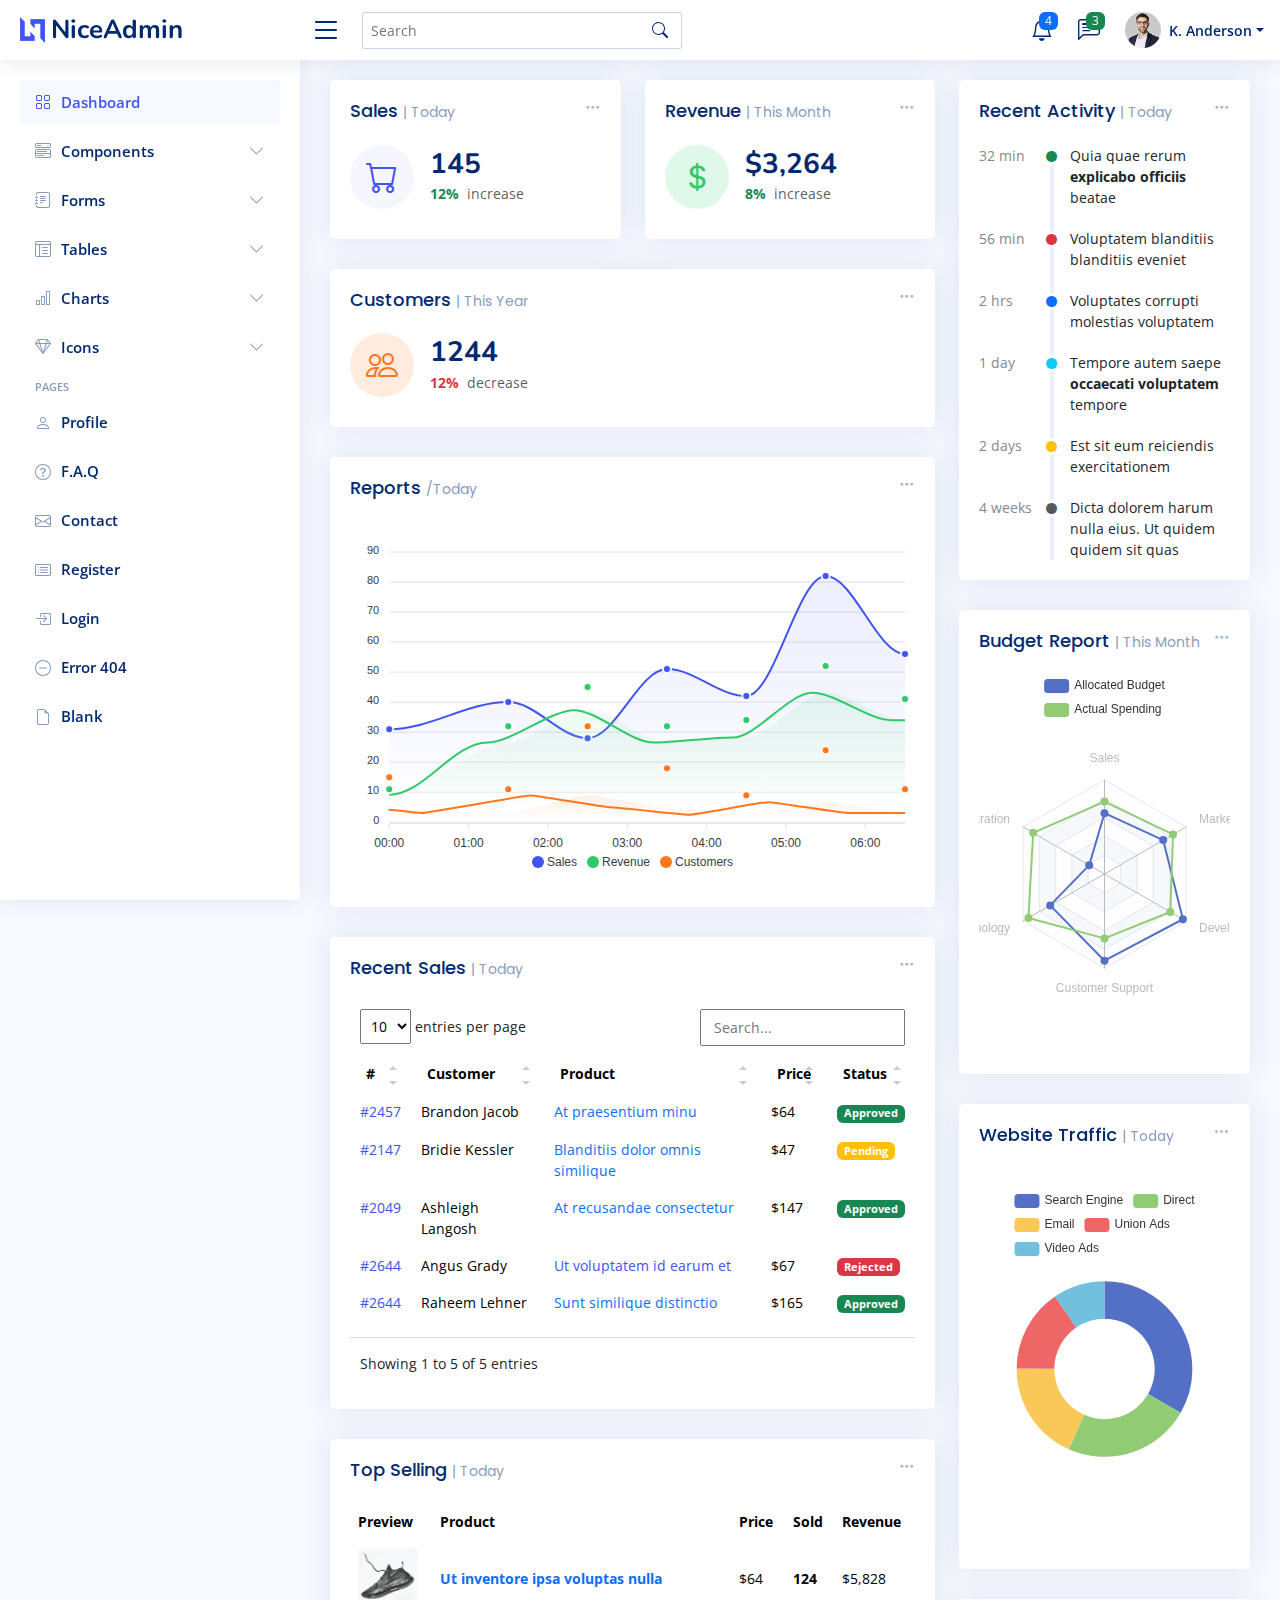
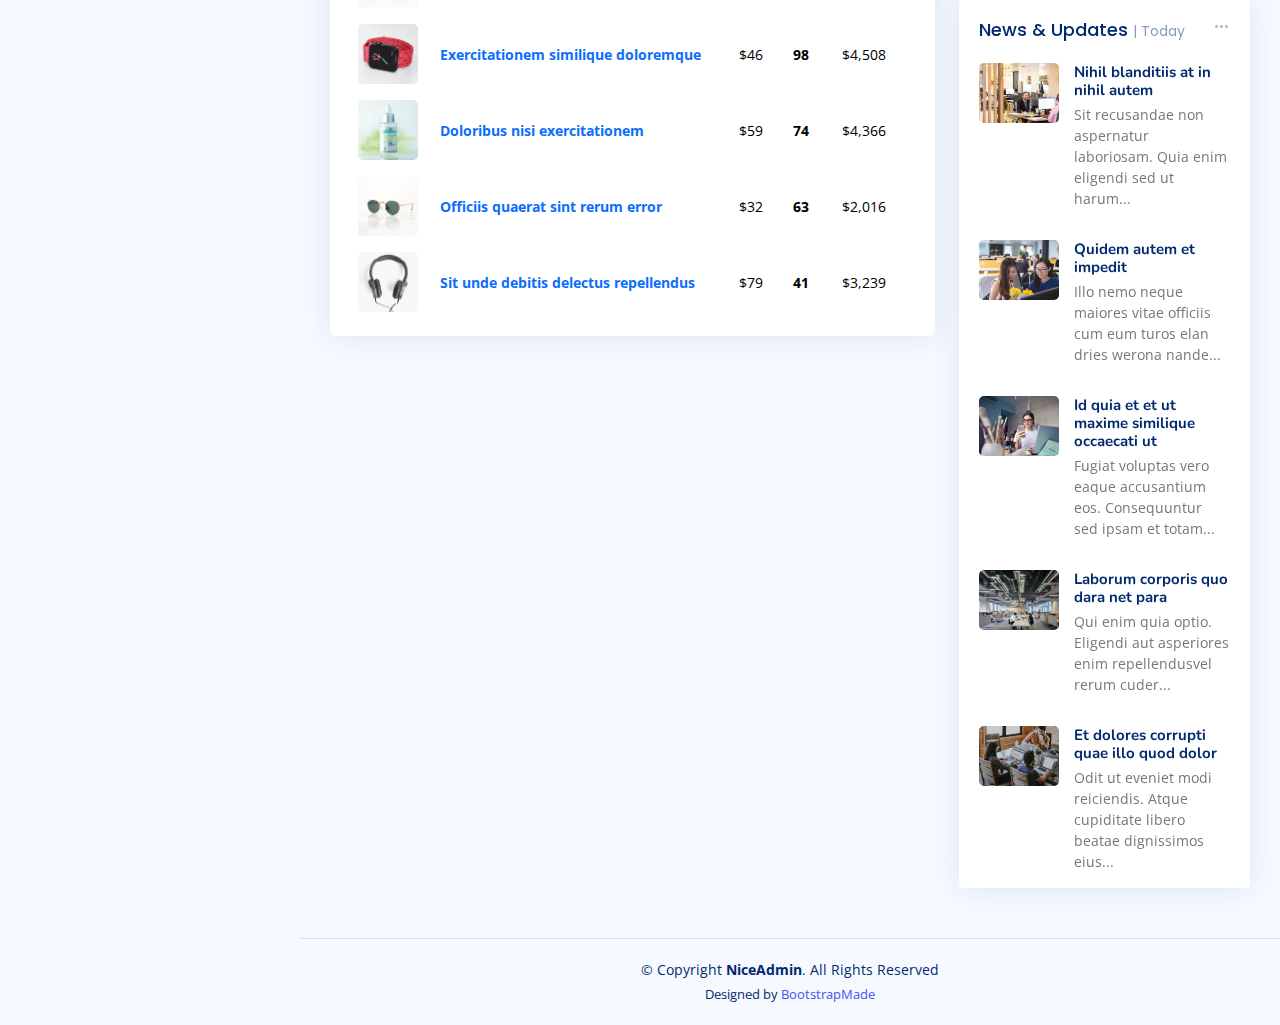
<file: PackProApp/wwwroot/index.html>
<!DOCTYPE html>
<html lang="en">

<head>
  <meta charset="utf-8">
  <meta content="width=device-width, initial-scale=1.0" name="viewport">

  <title>Dashboard - NiceAdmin Bootstrap Template</title>
  <meta content="" name="description">
  <meta content="" name="keywords">

  <!-- Favicons -->
  <link href="assets/img/favicon.png" rel="icon">
  <link href="assets/img/apple-touch-icon.png" rel="apple-touch-icon">

  <!-- Google Fonts -->
  <link href="https://fonts.gstatic.com" rel="preconnect">
  <link href="https://fonts.googleapis.com/css?family=Open+Sans:300,300i,400,400i,600,600i,700,700i|Nunito:300,300i,400,400i,600,600i,700,700i|Poppins:300,300i,400,400i,500,500i,600,600i,700,700i" rel="stylesheet">

  <!-- Vendor CSS Files -->
  <link href="assets/vendor/bootstrap/css/bootstrap.min.css" rel="stylesheet">
  <link href="assets/vendor/bootstrap-icons/bootstrap-icons.css" rel="stylesheet">
  <link href="assets/vendor/boxicons/css/boxicons.min.css" rel="stylesheet">
  <link href="assets/vendor/quill/quill.snow.css" rel="stylesheet">
  <link href="assets/vendor/quill/quill.bubble.css" rel="stylesheet">
  <link href="assets/vendor/remixicon/remixicon.css" rel="stylesheet">
  <link href="assets/vendor/simple-datatables/style.css" rel="stylesheet">

  <!-- Template Main CSS File -->
  <link href="assets/css/style.css" rel="stylesheet">

  <!-- =======================================================
  * Template Name: NiceAdmin
  * Template URL: https://bootstrapmade.com/nice-admin-bootstrap-admin-html-template/
  * Updated: Apr 20 2024 with Bootstrap v5.3.3
  * Author: BootstrapMade.com
  * License: https://bootstrapmade.com/license/
  ======================================================== -->
</head>

<body>

  <!-- ======= Header ======= -->
  <header id="header" class="header fixed-top d-flex align-items-center">

    <div class="d-flex align-items-center justify-content-between">
      <a href="index.html" class="logo d-flex align-items-center">
        <img src="assets/img/logo.png" alt="">
        <span class="d-none d-lg-block">NiceAdmin</span>
      </a>
      <i class="bi bi-list toggle-sidebar-btn"></i>
    </div><!-- End Logo -->

    <div class="search-bar">
      <form class="search-form d-flex align-items-center" method="POST" action="#">
        <input type="text" name="query" placeholder="Search" title="Enter search keyword">
        <button type="submit" title="Search"><i class="bi bi-search"></i></button>
      </form>
    </div><!-- End Search Bar -->

    <nav class="header-nav ms-auto">
      <ul class="d-flex align-items-center">

        <li class="nav-item d-block d-lg-none">
          <a class="nav-link nav-icon search-bar-toggle " href="#">
            <i class="bi bi-search"></i>
          </a>
        </li><!-- End Search Icon-->

        <li class="nav-item dropdown">

          <a class="nav-link nav-icon" href="#" data-bs-toggle="dropdown">
            <i class="bi bi-bell"></i>
            <span class="badge bg-primary badge-number">4</span>
          </a><!-- End Notification Icon -->

          <ul class="dropdown-menu dropdown-menu-end dropdown-menu-arrow notifications">
            <li class="dropdown-header">
              You have 4 new notifications
              <a href="#"><span class="badge rounded-pill bg-primary p-2 ms-2">View all</span></a>
            </li>
            <li>
              <hr class="dropdown-divider">
            </li>

            <li class="notification-item">
              <i class="bi bi-exclamation-circle text-warning"></i>
              <div>
                <h4>Lorem Ipsum</h4>
                <p>Quae dolorem earum veritatis oditseno</p>
                <p>30 min. ago</p>
              </div>
            </li>

            <li>
              <hr class="dropdown-divider">
            </li>

            <li class="notification-item">
              <i class="bi bi-x-circle text-danger"></i>
              <div>
                <h4>Atque rerum nesciunt</h4>
                <p>Quae dolorem earum veritatis oditseno</p>
                <p>1 hr. ago</p>
              </div>
            </li>

            <li>
              <hr class="dropdown-divider">
            </li>

            <li class="notification-item">
              <i class="bi bi-check-circle text-success"></i>
              <div>
                <h4>Sit rerum fuga</h4>
                <p>Quae dolorem earum veritatis oditseno</p>
                <p>2 hrs. ago</p>
              </div>
            </li>

            <li>
              <hr class="dropdown-divider">
            </li>

            <li class="notification-item">
              <i class="bi bi-info-circle text-primary"></i>
              <div>
                <h4>Dicta reprehenderit</h4>
                <p>Quae dolorem earum veritatis oditseno</p>
                <p>4 hrs. ago</p>
              </div>
            </li>

            <li>
              <hr class="dropdown-divider">
            </li>
            <li class="dropdown-footer">
              <a href="#">Show all notifications</a>
            </li>

          </ul><!-- End Notification Dropdown Items -->

        </li><!-- End Notification Nav -->

        <li class="nav-item dropdown">

          <a class="nav-link nav-icon" href="#" data-bs-toggle="dropdown">
            <i class="bi bi-chat-left-text"></i>
            <span class="badge bg-success badge-number">3</span>
          </a><!-- End Messages Icon -->

          <ul class="dropdown-menu dropdown-menu-end dropdown-menu-arrow messages">
            <li class="dropdown-header">
              You have 3 new messages
              <a href="#"><span class="badge rounded-pill bg-primary p-2 ms-2">View all</span></a>
            </li>
            <li>
              <hr class="dropdown-divider">
            </li>

            <li class="message-item">
              <a href="#">
                <img src="assets/img/messages-1.jpg" alt="" class="rounded-circle">
                <div>
                  <h4>Maria Hudson</h4>
                  <p>Velit asperiores et ducimus soluta repudiandae labore officia est ut...</p>
                  <p>4 hrs. ago</p>
                </div>
              </a>
            </li>
            <li>
              <hr class="dropdown-divider">
            </li>

            <li class="message-item">
              <a href="#">
                <img src="assets/img/messages-2.jpg" alt="" class="rounded-circle">
                <div>
                  <h4>Anna Nelson</h4>
                  <p>Velit asperiores et ducimus soluta repudiandae labore officia est ut...</p>
                  <p>6 hrs. ago</p>
                </div>
              </a>
            </li>
            <li>
              <hr class="dropdown-divider">
            </li>

            <li class="message-item">
              <a href="#">
                <img src="assets/img/messages-3.jpg" alt="" class="rounded-circle">
                <div>
                  <h4>David Muldon</h4>
                  <p>Velit asperiores et ducimus soluta repudiandae labore officia est ut...</p>
                  <p>8 hrs. ago</p>
                </div>
              </a>
            </li>
            <li>
              <hr class="dropdown-divider">
            </li>

            <li class="dropdown-footer">
              <a href="#">Show all messages</a>
            </li>

          </ul><!-- End Messages Dropdown Items -->

        </li><!-- End Messages Nav -->

        <li class="nav-item dropdown pe-3">

          <a class="nav-link nav-profile d-flex align-items-center pe-0" href="#" data-bs-toggle="dropdown">
            <img src="assets/img/profile-img.jpg" alt="Profile" class="rounded-circle">
            <span class="d-none d-md-block dropdown-toggle ps-2">K. Anderson</span>
          </a><!-- End Profile Iamge Icon -->

          <ul class="dropdown-menu dropdown-menu-end dropdown-menu-arrow profile">
            <li class="dropdown-header">
              <h6>Kevin Anderson</h6>
              <span>Web Designer</span>
            </li>
            <li>
              <hr class="dropdown-divider">
            </li>

            <li>
              <a class="dropdown-item d-flex align-items-center" href="users-profile.html">
                <i class="bi bi-person"></i>
                <span>My Profile</span>
              </a>
            </li>
            <li>
              <hr class="dropdown-divider">
            </li>

            <li>
              <a class="dropdown-item d-flex align-items-center" href="users-profile.html">
                <i class="bi bi-gear"></i>
                <span>Account Settings</span>
              </a>
            </li>
            <li>
              <hr class="dropdown-divider">
            </li>

            <li>
              <a class="dropdown-item d-flex align-items-center" href="pages-faq.html">
                <i class="bi bi-question-circle"></i>
                <span>Need Help?</span>
              </a>
            </li>
            <li>
              <hr class="dropdown-divider">
            </li>

            <li>
              <a class="dropdown-item d-flex align-items-center" href="#">
                <i class="bi bi-box-arrow-right"></i>
                <span>Sign Out</span>
              </a>
            </li>

          </ul><!-- End Profile Dropdown Items -->
        </li><!-- End Profile Nav -->

      </ul>
    </nav><!-- End Icons Navigation -->

  </header><!-- End Header -->

  <!-- ======= Sidebar ======= -->
  <aside id="sidebar" class="sidebar">

    <ul class="sidebar-nav" id="sidebar-nav">

      <li class="nav-item">
        <a class="nav-link " href="index.html">
          <i class="bi bi-grid"></i>
          <span>Dashboard</span>
        </a>
      </li><!-- End Dashboard Nav -->

      <li class="nav-item">
        <a class="nav-link collapsed" data-bs-target="#components-nav" data-bs-toggle="collapse" href="#">
          <i class="bi bi-menu-button-wide"></i><span>Components</span><i class="bi bi-chevron-down ms-auto"></i>
        </a>
        <ul id="components-nav" class="nav-content collapse " data-bs-parent="#sidebar-nav">
          <li>
            <a href="components-alerts.html">
              <i class="bi bi-circle"></i><span>Alerts</span>
            </a>
          </li>
          <li>
            <a href="components-accordion.html">
              <i class="bi bi-circle"></i><span>Accordion</span>
            </a>
          </li>
          <li>
            <a href="components-badges.html">
              <i class="bi bi-circle"></i><span>Badges</span>
            </a>
          </li>
          <li>
            <a href="components-breadcrumbs.html">
              <i class="bi bi-circle"></i><span>Breadcrumbs</span>
            </a>
          </li>
          <li>
            <a href="components-buttons.html">
              <i class="bi bi-circle"></i><span>Buttons</span>
            </a>
          </li>
          <li>
            <a href="components-cards.html">
              <i class="bi bi-circle"></i><span>Cards</span>
            </a>
          </li>
          <li>
            <a href="components-carousel.html">
              <i class="bi bi-circle"></i><span>Carousel</span>
            </a>
          </li>
          <li>
            <a href="components-list-group.html">
              <i class="bi bi-circle"></i><span>List group</span>
            </a>
          </li>
          <li>
            <a href="components-modal.html">
              <i class="bi bi-circle"></i><span>Modal</span>
            </a>
          </li>
          <li>
            <a href="components-tabs.html">
              <i class="bi bi-circle"></i><span>Tabs</span>
            </a>
          </li>
          <li>
            <a href="components-pagination.html">
              <i class="bi bi-circle"></i><span>Pagination</span>
            </a>
          </li>
          <li>
            <a href="components-progress.html">
              <i class="bi bi-circle"></i><span>Progress</span>
            </a>
          </li>
          <li>
            <a href="components-spinners.html">
              <i class="bi bi-circle"></i><span>Spinners</span>
            </a>
          </li>
          <li>
            <a href="components-tooltips.html">
              <i class="bi bi-circle"></i><span>Tooltips</span>
            </a>
          </li>
        </ul>
      </li><!-- End Components Nav -->

      <li class="nav-item">
        <a class="nav-link collapsed" data-bs-target="#forms-nav" data-bs-toggle="collapse" href="#">
          <i class="bi bi-journal-text"></i><span>Forms</span><i class="bi bi-chevron-down ms-auto"></i>
        </a>
        <ul id="forms-nav" class="nav-content collapse " data-bs-parent="#sidebar-nav">
          <li>
            <a href="forms-elements.html">
              <i class="bi bi-circle"></i><span>Form Elements</span>
            </a>
          </li>
          <li>
            <a href="forms-layouts.html">
              <i class="bi bi-circle"></i><span>Form Layouts</span>
            </a>
          </li>
          <li>
            <a href="forms-editors.html">
              <i class="bi bi-circle"></i><span>Form Editors</span>
            </a>
          </li>
          <li>
            <a href="forms-validation.html">
              <i class="bi bi-circle"></i><span>Form Validation</span>
            </a>
          </li>
        </ul>
      </li><!-- End Forms Nav -->

      <li class="nav-item">
        <a class="nav-link collapsed" data-bs-target="#tables-nav" data-bs-toggle="collapse" href="#">
          <i class="bi bi-layout-text-window-reverse"></i><span>Tables</span><i class="bi bi-chevron-down ms-auto"></i>
        </a>
        <ul id="tables-nav" class="nav-content collapse " data-bs-parent="#sidebar-nav">
          <li>
            <a href="tables-general.html">
              <i class="bi bi-circle"></i><span>General Tables</span>
            </a>
          </li>
          <li>
            <a href="tables-data.html">
              <i class="bi bi-circle"></i><span>Data Tables</span>
            </a>
          </li>
        </ul>
      </li><!-- End Tables Nav -->

      <li class="nav-item">
        <a class="nav-link collapsed" data-bs-target="#charts-nav" data-bs-toggle="collapse" href="#">
          <i class="bi bi-bar-chart"></i><span>Charts</span><i class="bi bi-chevron-down ms-auto"></i>
        </a>
        <ul id="charts-nav" class="nav-content collapse " data-bs-parent="#sidebar-nav">
          <li>
            <a href="charts-chartjs.html">
              <i class="bi bi-circle"></i><span>Chart.js</span>
            </a>
          </li>
          <li>
            <a href="charts-apexcharts.html">
              <i class="bi bi-circle"></i><span>ApexCharts</span>
            </a>
          </li>
          <li>
            <a href="charts-echarts.html">
              <i class="bi bi-circle"></i><span>ECharts</span>
            </a>
          </li>
        </ul>
      </li><!-- End Charts Nav -->

      <li class="nav-item">
        <a class="nav-link collapsed" data-bs-target="#icons-nav" data-bs-toggle="collapse" href="#">
          <i class="bi bi-gem"></i><span>Icons</span><i class="bi bi-chevron-down ms-auto"></i>
        </a>
        <ul id="icons-nav" class="nav-content collapse " data-bs-parent="#sidebar-nav">
          <li>
            <a href="icons-bootstrap.html">
              <i class="bi bi-circle"></i><span>Bootstrap Icons</span>
            </a>
          </li>
          <li>
            <a href="icons-remix.html">
              <i class="bi bi-circle"></i><span>Remix Icons</span>
            </a>
          </li>
          <li>
            <a href="icons-boxicons.html">
              <i class="bi bi-circle"></i><span>Boxicons</span>
            </a>
          </li>
        </ul>
      </li><!-- End Icons Nav -->

      <li class="nav-heading">Pages</li>

      <li class="nav-item">
        <a class="nav-link collapsed" href="users-profile.html">
          <i class="bi bi-person"></i>
          <span>Profile</span>
        </a>
      </li><!-- End Profile Page Nav -->

      <li class="nav-item">
        <a class="nav-link collapsed" href="pages-faq.html">
          <i class="bi bi-question-circle"></i>
          <span>F.A.Q</span>
        </a>
      </li><!-- End F.A.Q Page Nav -->

      <li class="nav-item">
        <a class="nav-link collapsed" href="pages-contact.html">
          <i class="bi bi-envelope"></i>
          <span>Contact</span>
        </a>
      </li><!-- End Contact Page Nav -->

      <li class="nav-item">
        <a class="nav-link collapsed" href="pages-register.html">
          <i class="bi bi-card-list"></i>
          <span>Register</span>
        </a>
      </li><!-- End Register Page Nav -->

      <li class="nav-item">
        <a class="nav-link collapsed" href="pages-login.html">
          <i class="bi bi-box-arrow-in-right"></i>
          <span>Login</span>
        </a>
      </li><!-- End Login Page Nav -->

      <li class="nav-item">
        <a class="nav-link collapsed" href="pages-error-404.html">
          <i class="bi bi-dash-circle"></i>
          <span>Error 404</span>
        </a>
      </li><!-- End Error 404 Page Nav -->

      <li class="nav-item">
        <a class="nav-link collapsed" href="pages-blank.html">
          <i class="bi bi-file-earmark"></i>
          <span>Blank</span>
        </a>
      </li><!-- End Blank Page Nav -->

    </ul>

  </aside><!-- End Sidebar-->

  <main id="main" class="main">

    

    <section class="section dashboard">
      <div class="row">

        <!-- Left side columns -->
        <div class="col-lg-8">
          <div class="row">

            <!-- Sales Card -->
            <div class="col-xxl-4 col-md-6">
              <div class="card info-card sales-card">

                <div class="filter">
                  <a class="icon" href="#" data-bs-toggle="dropdown"><i class="bi bi-three-dots"></i></a>
                  <ul class="dropdown-menu dropdown-menu-end dropdown-menu-arrow">
                    <li class="dropdown-header text-start">
                      <h6>Filter</h6>
                    </li>

                    <li><a class="dropdown-item" href="#">Today</a></li>
                    <li><a class="dropdown-item" href="#">This Month</a></li>
                    <li><a class="dropdown-item" href="#">This Year</a></li>
                  </ul>
                </div>

                <div class="card-body">
                  <h5 class="card-title">Sales <span>| Today</span></h5>

                  <div class="d-flex align-items-center">
                    <div class="card-icon rounded-circle d-flex align-items-center justify-content-center">
                      <i class="bi bi-cart"></i>
                    </div>
                    <div class="ps-3">
                      <h6>145</h6>
                      <span class="text-success small pt-1 fw-bold">12%</span> <span class="text-muted small pt-2 ps-1">increase</span>

                    </div>
                  </div>
                </div>

              </div>
            </div><!-- End Sales Card -->

            <!-- Revenue Card -->
            <div class="col-xxl-4 col-md-6">
              <div class="card info-card revenue-card">

                <div class="filter">
                  <a class="icon" href="#" data-bs-toggle="dropdown"><i class="bi bi-three-dots"></i></a>
                  <ul class="dropdown-menu dropdown-menu-end dropdown-menu-arrow">
                    <li class="dropdown-header text-start">
                      <h6>Filter</h6>
                    </li>

                    <li><a class="dropdown-item" href="#">Today</a></li>
                    <li><a class="dropdown-item" href="#">This Month</a></li>
                    <li><a class="dropdown-item" href="#">This Year</a></li>
                  </ul>
                </div>

                <div class="card-body">
                  <h5 class="card-title">Revenue <span>| This Month</span></h5>

                  <div class="d-flex align-items-center">
                    <div class="card-icon rounded-circle d-flex align-items-center justify-content-center">
                      <i class="bi bi-currency-dollar"></i>
                    </div>
                    <div class="ps-3">
                      <h6>$3,264</h6>
                      <span class="text-success small pt-1 fw-bold">8%</span> <span class="text-muted small pt-2 ps-1">increase</span>

                    </div>
                  </div>
                </div>

              </div>
            </div><!-- End Revenue Card -->

            <!-- Customers Card -->
            <div class="col-xxl-4 col-xl-12">

              <div class="card info-card customers-card">

                <div class="filter">
                  <a class="icon" href="#" data-bs-toggle="dropdown"><i class="bi bi-three-dots"></i></a>
                  <ul class="dropdown-menu dropdown-menu-end dropdown-menu-arrow">
                    <li class="dropdown-header text-start">
                      <h6>Filter</h6>
                    </li>

                    <li><a class="dropdown-item" href="#">Today</a></li>
                    <li><a class="dropdown-item" href="#">This Month</a></li>
                    <li><a class="dropdown-item" href="#">This Year</a></li>
                  </ul>
                </div>

                <div class="card-body">
                  <h5 class="card-title">Customers <span>| This Year</span></h5>

                  <div class="d-flex align-items-center">
                    <div class="card-icon rounded-circle d-flex align-items-center justify-content-center">
                      <i class="bi bi-people"></i>
                    </div>
                    <div class="ps-3">
                      <h6>1244</h6>
                      <span class="text-danger small pt-1 fw-bold">12%</span> <span class="text-muted small pt-2 ps-1">decrease</span>

                    </div>
                  </div>

                </div>
              </div>

            </div><!-- End Customers Card -->

            <!-- Reports -->
            <div class="col-12">
              <div class="card">

                <div class="filter">
                  <a class="icon" href="#" data-bs-toggle="dropdown"><i class="bi bi-three-dots"></i></a>
                  <ul class="dropdown-menu dropdown-menu-end dropdown-menu-arrow">
                    <li class="dropdown-header text-start">
                      <h6>Filter</h6>
                    </li>

                    <li><a class="dropdown-item" href="#">Today</a></li>
                    <li><a class="dropdown-item" href="#">This Month</a></li>
                    <li><a class="dropdown-item" href="#">This Year</a></li>
                  </ul>
                </div>

                <div class="card-body">
                  <h5 class="card-title">Reports <span>/Today</span></h5>

                  <!-- Line Chart -->
                  <div id="reportsChart"></div>

                  <script>
                    document.addEventListener("DOMContentLoaded", () => {
                      new ApexCharts(document.querySelector("#reportsChart"), {
                        series: [{
                          name: 'Sales',
                          data: [31, 40, 28, 51, 42, 82, 56],
                        }, {
                          name: 'Revenue',
                          data: [11, 32, 45, 32, 34, 52, 41]
                        }, {
                          name: 'Customers',
                          data: [15, 11, 32, 18, 9, 24, 11]
                        }],
                        chart: {
                          height: 350,
                          type: 'area',
                          toolbar: {
                            show: false
                          },
                        },
                        markers: {
                          size: 4
                        },
                        colors: ['#4154f1', '#2eca6a', '#ff771d'],
                        fill: {
                          type: "gradient",
                          gradient: {
                            shadeIntensity: 1,
                            opacityFrom: 0.3,
                            opacityTo: 0.4,
                            stops: [0, 90, 100]
                          }
                        },
                        dataLabels: {
                          enabled: false
                        },
                        stroke: {
                          curve: 'smooth',
                          width: 2
                        },
                        xaxis: {
                          type: 'datetime',
                          categories: ["2018-09-19T00:00:00.000Z", "2018-09-19T01:30:00.000Z", "2018-09-19T02:30:00.000Z", "2018-09-19T03:30:00.000Z", "2018-09-19T04:30:00.000Z", "2018-09-19T05:30:00.000Z", "2018-09-19T06:30:00.000Z"]
                        },
                        tooltip: {
                          x: {
                            format: 'dd/MM/yy HH:mm'
                          },
                        }
                      }).render();
                    });
                  </script>
                  <!-- End Line Chart -->

                </div>

              </div>
            </div><!-- End Reports -->

            <!-- Recent Sales -->
            <div class="col-12">
              <div class="card recent-sales overflow-auto">

                <div class="filter">
                  <a class="icon" href="#" data-bs-toggle="dropdown"><i class="bi bi-three-dots"></i></a>
                  <ul class="dropdown-menu dropdown-menu-end dropdown-menu-arrow">
                    <li class="dropdown-header text-start">
                      <h6>Filter</h6>
                    </li>

                    <li><a class="dropdown-item" href="#">Today</a></li>
                    <li><a class="dropdown-item" href="#">This Month</a></li>
                    <li><a class="dropdown-item" href="#">This Year</a></li>
                  </ul>
                </div>

                <div class="card-body">
                  <h5 class="card-title">Recent Sales <span>| Today</span></h5>

                  <table class="table table-borderless datatable">
                    <thead>
                      <tr>
                        <th scope="col">#</th>
                        <th scope="col">Customer</th>
                        <th scope="col">Product</th>
                        <th scope="col">Price</th>
                        <th scope="col">Status</th>
                      </tr>
                    </thead>
                    <tbody>
                      <tr>
                        <th scope="row"><a href="#">#2457</a></th>
                        <td>Brandon Jacob</td>
                        <td><a href="#" class="text-primary">At praesentium minu</a></td>
                        <td>$64</td>
                        <td><span class="badge bg-success">Approved</span></td>
                      </tr>
                      <tr>
                        <th scope="row"><a href="#">#2147</a></th>
                        <td>Bridie Kessler</td>
                        <td><a href="#" class="text-primary">Blanditiis dolor omnis similique</a></td>
                        <td>$47</td>
                        <td><span class="badge bg-warning">Pending</span></td>
                      </tr>
                      <tr>
                        <th scope="row"><a href="#">#2049</a></th>
                        <td>Ashleigh Langosh</td>
                        <td><a href="#" class="text-primary">At recusandae consectetur</a></td>
                        <td>$147</td>
                        <td><span class="badge bg-success">Approved</span></td>
                      </tr>
                      <tr>
                        <th scope="row"><a href="#">#2644</a></th>
                        <td>Angus Grady</td>
                        <td><a href="#" class="text-primar">Ut voluptatem id earum et</a></td>
                        <td>$67</td>
                        <td><span class="badge bg-danger">Rejected</span></td>
                      </tr>
                      <tr>
                        <th scope="row"><a href="#">#2644</a></th>
                        <td>Raheem Lehner</td>
                        <td><a href="#" class="text-primary">Sunt similique distinctio</a></td>
                        <td>$165</td>
                        <td><span class="badge bg-success">Approved</span></td>
                      </tr>
                    </tbody>
                  </table>

                </div>

              </div>
            </div><!-- End Recent Sales -->

            <!-- Top Selling -->
            <div class="col-12">
              <div class="card top-selling overflow-auto">

                <div class="filter">
                  <a class="icon" href="#" data-bs-toggle="dropdown"><i class="bi bi-three-dots"></i></a>
                  <ul class="dropdown-menu dropdown-menu-end dropdown-menu-arrow">
                    <li class="dropdown-header text-start">
                      <h6>Filter</h6>
                    </li>

                    <li><a class="dropdown-item" href="#">Today</a></li>
                    <li><a class="dropdown-item" href="#">This Month</a></li>
                    <li><a class="dropdown-item" href="#">This Year</a></li>
                  </ul>
                </div>

                <div class="card-body pb-0">
                  <h5 class="card-title">Top Selling <span>| Today</span></h5>

                  <table class="table table-borderless">
                    <thead>
                      <tr>
                        <th scope="col">Preview</th>
                        <th scope="col">Product</th>
                        <th scope="col">Price</th>
                        <th scope="col">Sold</th>
                        <th scope="col">Revenue</th>
                      </tr>
                    </thead>
                    <tbody>
                      <tr>
                        <th scope="row"><a href="#"><img src="assets/img/product-1.jpg" alt=""></a></th>
                        <td><a href="#" class="text-primary fw-bold">Ut inventore ipsa voluptas nulla</a></td>
                        <td>$64</td>
                        <td class="fw-bold">124</td>
                        <td>$5,828</td>
                      </tr>
                      <tr>
                        <th scope="row"><a href="#"><img src="assets/img/product-2.jpg" alt=""></a></th>
                        <td><a href="#" class="text-primary fw-bold">Exercitationem similique doloremque</a></td>
                        <td>$46</td>
                        <td class="fw-bold">98</td>
                        <td>$4,508</td>
                      </tr>
                      <tr>
                        <th scope="row"><a href="#"><img src="assets/img/product-3.jpg" alt=""></a></th>
                        <td><a href="#" class="text-primary fw-bold">Doloribus nisi exercitationem</a></td>
                        <td>$59</td>
                        <td class="fw-bold">74</td>
                        <td>$4,366</td>
                      </tr>
                      <tr>
                        <th scope="row"><a href="#"><img src="assets/img/product-4.jpg" alt=""></a></th>
                        <td><a href="#" class="text-primary fw-bold">Officiis quaerat sint rerum error</a></td>
                        <td>$32</td>
                        <td class="fw-bold">63</td>
                        <td>$2,016</td>
                      </tr>
                      <tr>
                        <th scope="row"><a href="#"><img src="assets/img/product-5.jpg" alt=""></a></th>
                        <td><a href="#" class="text-primary fw-bold">Sit unde debitis delectus repellendus</a></td>
                        <td>$79</td>
                        <td class="fw-bold">41</td>
                        <td>$3,239</td>
                      </tr>
                    </tbody>
                  </table>

                </div>

              </div>
            </div><!-- End Top Selling -->

          </div>
        </div><!-- End Left side columns -->

        <!-- Right side columns -->
        <div class="col-lg-4">

          <!-- Recent Activity -->
          <div class="card">
            <div class="filter">
              <a class="icon" href="#" data-bs-toggle="dropdown"><i class="bi bi-three-dots"></i></a>
              <ul class="dropdown-menu dropdown-menu-end dropdown-menu-arrow">
                <li class="dropdown-header text-start">
                  <h6>Filter</h6>
                </li>

                <li><a class="dropdown-item" href="#">Today</a></li>
                <li><a class="dropdown-item" href="#">This Month</a></li>
                <li><a class="dropdown-item" href="#">This Year</a></li>
              </ul>
            </div>

            <div class="card-body">
              <h5 class="card-title">Recent Activity <span>| Today</span></h5>

              <div class="activity">

                <div class="activity-item d-flex">
                  <div class="activite-label">32 min</div>
                  <i class='bi bi-circle-fill activity-badge text-success align-self-start'></i>
                  <div class="activity-content">
                    Quia quae rerum <a href="#" class="fw-bold text-dark">explicabo officiis</a> beatae
                  </div>
                </div><!-- End activity item-->

                <div class="activity-item d-flex">
                  <div class="activite-label">56 min</div>
                  <i class='bi bi-circle-fill activity-badge text-danger align-self-start'></i>
                  <div class="activity-content">
                    Voluptatem blanditiis blanditiis eveniet
                  </div>
                </div><!-- End activity item-->

                <div class="activity-item d-flex">
                  <div class="activite-label">2 hrs</div>
                  <i class='bi bi-circle-fill activity-badge text-primary align-self-start'></i>
                  <div class="activity-content">
                    Voluptates corrupti molestias voluptatem
                  </div>
                </div><!-- End activity item-->

                <div class="activity-item d-flex">
                  <div class="activite-label">1 day</div>
                  <i class='bi bi-circle-fill activity-badge text-info align-self-start'></i>
                  <div class="activity-content">
                    Tempore autem saepe <a href="#" class="fw-bold text-dark">occaecati voluptatem</a> tempore
                  </div>
                </div><!-- End activity item-->

                <div class="activity-item d-flex">
                  <div class="activite-label">2 days</div>
                  <i class='bi bi-circle-fill activity-badge text-warning align-self-start'></i>
                  <div class="activity-content">
                    Est sit eum reiciendis exercitationem
                  </div>
                </div><!-- End activity item-->

                <div class="activity-item d-flex">
                  <div class="activite-label">4 weeks</div>
                  <i class='bi bi-circle-fill activity-badge text-muted align-self-start'></i>
                  <div class="activity-content">
                    Dicta dolorem harum nulla eius. Ut quidem quidem sit quas
                  </div>
                </div><!-- End activity item-->

              </div>

            </div>
          </div><!-- End Recent Activity -->

          <!-- Budget Report -->
          <div class="card">
            <div class="filter">
              <a class="icon" href="#" data-bs-toggle="dropdown"><i class="bi bi-three-dots"></i></a>
              <ul class="dropdown-menu dropdown-menu-end dropdown-menu-arrow">
                <li class="dropdown-header text-start">
                  <h6>Filter</h6>
                </li>

                <li><a class="dropdown-item" href="#">Today</a></li>
                <li><a class="dropdown-item" href="#">This Month</a></li>
                <li><a class="dropdown-item" href="#">This Year</a></li>
              </ul>
            </div>

            <div class="card-body pb-0">
              <h5 class="card-title">Budget Report <span>| This Month</span></h5>

              <div id="budgetChart" style="min-height: 400px;" class="echart"></div>

              <script>
                document.addEventListener("DOMContentLoaded", () => {
                  var budgetChart = echarts.init(document.querySelector("#budgetChart")).setOption({
                    legend: {
                      data: ['Allocated Budget', 'Actual Spending']
                    },
                    radar: {
                      // shape: 'circle',
                      indicator: [{
                          name: 'Sales',
                          max: 6500
                        },
                        {
                          name: 'Administration',
                          max: 16000
                        },
                        {
                          name: 'Information Technology',
                          max: 30000
                        },
                        {
                          name: 'Customer Support',
                          max: 38000
                        },
                        {
                          name: 'Development',
                          max: 52000
                        },
                        {
                          name: 'Marketing',
                          max: 25000
                        }
                      ]
                    },
                    series: [{
                      name: 'Budget vs spending',
                      type: 'radar',
                      data: [{
                          value: [4200, 3000, 20000, 35000, 50000, 18000],
                          name: 'Allocated Budget'
                        },
                        {
                          value: [5000, 14000, 28000, 26000, 42000, 21000],
                          name: 'Actual Spending'
                        }
                      ]
                    }]
                  });
                });
              </script>

            </div>
          </div><!-- End Budget Report -->

          <!-- Website Traffic -->
          <div class="card">
            <div class="filter">
              <a class="icon" href="#" data-bs-toggle="dropdown"><i class="bi bi-three-dots"></i></a>
              <ul class="dropdown-menu dropdown-menu-end dropdown-menu-arrow">
                <li class="dropdown-header text-start">
                  <h6>Filter</h6>
                </li>

                <li><a class="dropdown-item" href="#">Today</a></li>
                <li><a class="dropdown-item" href="#">This Month</a></li>
                <li><a class="dropdown-item" href="#">This Year</a></li>
              </ul>
            </div>

            <div class="card-body pb-0">
              <h5 class="card-title">Website Traffic <span>| Today</span></h5>

              <div id="trafficChart" style="min-height: 400px;" class="echart"></div>

              <script>
                document.addEventListener("DOMContentLoaded", () => {
                  echarts.init(document.querySelector("#trafficChart")).setOption({
                    tooltip: {
                      trigger: 'item'
                    },
                    legend: {
                      top: '5%',
                      left: 'center'
                    },
                    series: [{
                      name: 'Access From',
                      type: 'pie',
                      radius: ['40%', '70%'],
                      avoidLabelOverlap: false,
                      label: {
                        show: false,
                        position: 'center'
                      },
                      emphasis: {
                        label: {
                          show: true,
                          fontSize: '18',
                          fontWeight: 'bold'
                        }
                      },
                      labelLine: {
                        show: false
                      },
                      data: [{
                          value: 1048,
                          name: 'Search Engine'
                        },
                        {
                          value: 735,
                          name: 'Direct'
                        },
                        {
                          value: 580,
                          name: 'Email'
                        },
                        {
                          value: 484,
                          name: 'Union Ads'
                        },
                        {
                          value: 300,
                          name: 'Video Ads'
                        }
                      ]
                    }]
                  });
                });
              </script>

            </div>
          </div><!-- End Website Traffic -->

          <!-- News & Updates Traffic -->
          <div class="card">
            <div class="filter">
              <a class="icon" href="#" data-bs-toggle="dropdown"><i class="bi bi-three-dots"></i></a>
              <ul class="dropdown-menu dropdown-menu-end dropdown-menu-arrow">
                <li class="dropdown-header text-start">
                  <h6>Filter</h6>
                </li>

                <li><a class="dropdown-item" href="#">Today</a></li>
                <li><a class="dropdown-item" href="#">This Month</a></li>
                <li><a class="dropdown-item" href="#">This Year</a></li>
              </ul>
            </div>

            <div class="card-body pb-0">
              <h5 class="card-title">News &amp; Updates <span>| Today</span></h5>

              <div class="news">
                <div class="post-item clearfix">
                  <img src="assets/img/news-1.jpg" alt="">
                  <h4><a href="#">Nihil blanditiis at in nihil autem</a></h4>
                  <p>Sit recusandae non aspernatur laboriosam. Quia enim eligendi sed ut harum...</p>
                </div>

                <div class="post-item clearfix">
                  <img src="assets/img/news-2.jpg" alt="">
                  <h4><a href="#">Quidem autem et impedit</a></h4>
                  <p>Illo nemo neque maiores vitae officiis cum eum turos elan dries werona nande...</p>
                </div>

                <div class="post-item clearfix">
                  <img src="assets/img/news-3.jpg" alt="">
                  <h4><a href="#">Id quia et et ut maxime similique occaecati ut</a></h4>
                  <p>Fugiat voluptas vero eaque accusantium eos. Consequuntur sed ipsam et totam...</p>
                </div>

                <div class="post-item clearfix">
                  <img src="assets/img/news-4.jpg" alt="">
                  <h4><a href="#">Laborum corporis quo dara net para</a></h4>
                  <p>Qui enim quia optio. Eligendi aut asperiores enim repellendusvel rerum cuder...</p>
                </div>

                <div class="post-item clearfix">
                  <img src="assets/img/news-5.jpg" alt="">
                  <h4><a href="#">Et dolores corrupti quae illo quod dolor</a></h4>
                  <p>Odit ut eveniet modi reiciendis. Atque cupiditate libero beatae dignissimos eius...</p>
                </div>

              </div><!-- End sidebar recent posts-->

            </div>
          </div><!-- End News & Updates -->

        </div><!-- End Right side columns -->

      </div>
    </section>

  </main><!-- End #main -->

  <!-- ======= Footer ======= -->
  <footer id="footer" class="footer">
    <div class="copyright">
      &copy; Copyright <strong><span>NiceAdmin</span></strong>. All Rights Reserved
    </div>
    <div class="credits">
      <!-- All the links in the footer should remain intact. -->
      <!-- You can delete the links only if you purchased the pro version. -->
      <!-- Licensing information: https://bootstrapmade.com/license/ -->
      <!-- Purchase the pro version with working PHP/AJAX contact form: https://bootstrapmade.com/nice-admin-bootstrap-admin-html-template/ -->
      Designed by <a href="https://bootstrapmade.com/">BootstrapMade</a>
    </div>
  </footer><!-- End Footer -->

  <a href="#" class="back-to-top d-flex align-items-center justify-content-center"><i class="bi bi-arrow-up-short"></i></a>

  <!-- Vendor JS Files -->
  <script src="assets/vendor/apexcharts/apexcharts.min.js"></script>
  <script src="assets/vendor/bootstrap/js/bootstrap.bundle.min.js"></script>
  <script src="assets/vendor/chart.js/chart.umd.js"></script>
  <script src="assets/vendor/echarts/echarts.min.js"></script>
  <script src="assets/vendor/quill/quill.js"></script>
  <script src="assets/vendor/simple-datatables/simple-datatables.js"></script>
  <script src="assets/vendor/tinymce/tinymce.min.js"></script>
  <script src="assets/vendor/php-email-form/validate.js"></script>

  <!-- Template Main JS File -->
  <script src="assets/js/main.js"></script>

</body>

</html>
</file>
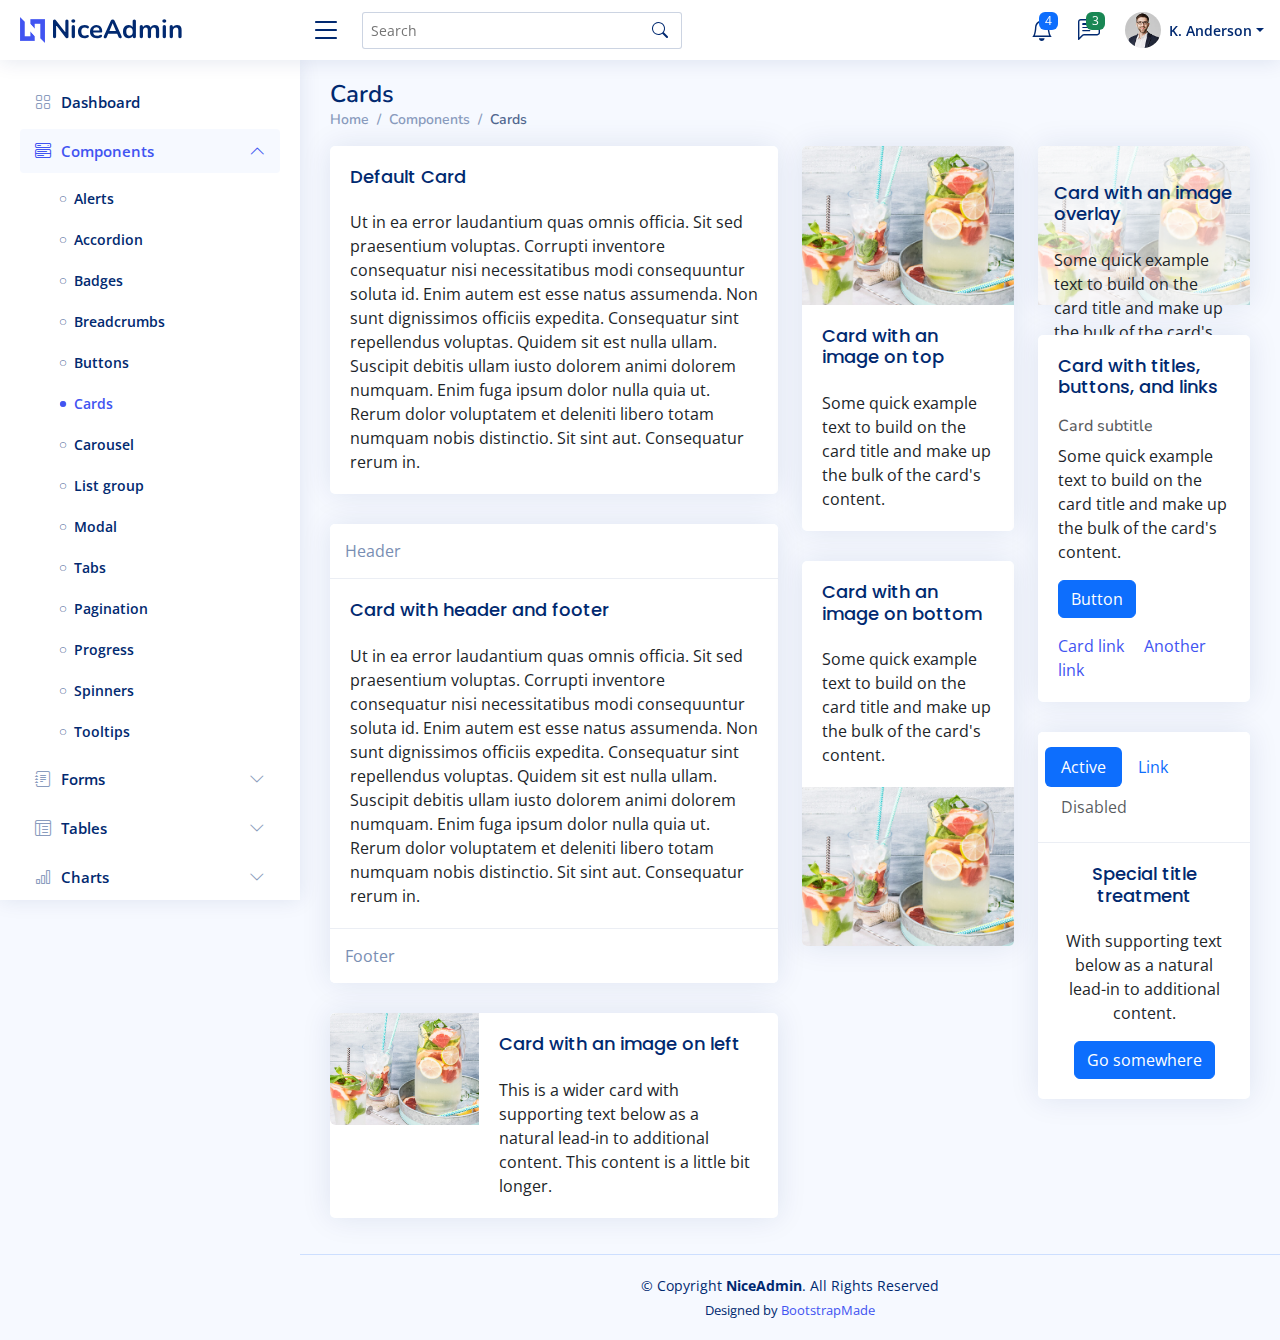
<file: PackProApp/wwwroot/components-cards.html>
<!DOCTYPE html>
<html lang="en">

<head>
  <meta charset="utf-8">
  <meta content="width=device-width, initial-scale=1.0" name="viewport">

  <title>Components / Cards - NiceAdmin Bootstrap Template</title>
  <meta content="" name="description">
  <meta content="" name="keywords">

  <!-- Favicons -->
  <link href="assets/img/favicon.png" rel="icon">
  <link href="assets/img/apple-touch-icon.png" rel="apple-touch-icon">

  <!-- Google Fonts -->
  <link href="https://fonts.gstatic.com" rel="preconnect">
  <link href="https://fonts.googleapis.com/css?family=Open+Sans:300,300i,400,400i,600,600i,700,700i|Nunito:300,300i,400,400i,600,600i,700,700i|Poppins:300,300i,400,400i,500,500i,600,600i,700,700i" rel="stylesheet">

  <!-- Vendor CSS Files -->
  <link href="assets/vendor/bootstrap/css/bootstrap.min.css" rel="stylesheet">
  <link href="assets/vendor/bootstrap-icons/bootstrap-icons.css" rel="stylesheet">
  <link href="assets/vendor/boxicons/css/boxicons.min.css" rel="stylesheet">
  <link href="assets/vendor/quill/quill.snow.css" rel="stylesheet">
  <link href="assets/vendor/quill/quill.bubble.css" rel="stylesheet">
  <link href="assets/vendor/remixicon/remixicon.css" rel="stylesheet">
  <link href="assets/vendor/simple-datatables/style.css" rel="stylesheet">

  <!-- Template Main CSS File -->
  <link href="assets/css/style.css" rel="stylesheet">

  <!-- =======================================================
  * Template Name: NiceAdmin
  * Template URL: https://bootstrapmade.com/nice-admin-bootstrap-admin-html-template/
  * Updated: Apr 20 2024 with Bootstrap v5.3.3
  * Author: BootstrapMade.com
  * License: https://bootstrapmade.com/license/
  ======================================================== -->
</head>

<body>

  <!-- ======= Header ======= -->
  <header id="header" class="header fixed-top d-flex align-items-center">

    <div class="d-flex align-items-center justify-content-between">
      <a href="index.html" class="logo d-flex align-items-center">
        <img src="assets/img/logo.png" alt="">
        <span class="d-none d-lg-block">NiceAdmin</span>
      </a>
      <i class="bi bi-list toggle-sidebar-btn"></i>
    </div><!-- End Logo -->

    <div class="search-bar">
      <form class="search-form d-flex align-items-center" method="POST" action="#">
        <input type="text" name="query" placeholder="Search" title="Enter search keyword">
        <button type="submit" title="Search"><i class="bi bi-search"></i></button>
      </form>
    </div><!-- End Search Bar -->

    <nav class="header-nav ms-auto">
      <ul class="d-flex align-items-center">

        <li class="nav-item d-block d-lg-none">
          <a class="nav-link nav-icon search-bar-toggle " href="#">
            <i class="bi bi-search"></i>
          </a>
        </li><!-- End Search Icon-->

        <li class="nav-item dropdown">

          <a class="nav-link nav-icon" href="#" data-bs-toggle="dropdown">
            <i class="bi bi-bell"></i>
            <span class="badge bg-primary badge-number">4</span>
          </a><!-- End Notification Icon -->

          <ul class="dropdown-menu dropdown-menu-end dropdown-menu-arrow notifications">
            <li class="dropdown-header">
              You have 4 new notifications
              <a href="#"><span class="badge rounded-pill bg-primary p-2 ms-2">View all</span></a>
            </li>
            <li>
              <hr class="dropdown-divider">
            </li>

            <li class="notification-item">
              <i class="bi bi-exclamation-circle text-warning"></i>
              <div>
                <h4>Lorem Ipsum</h4>
                <p>Quae dolorem earum veritatis oditseno</p>
                <p>30 min. ago</p>
              </div>
            </li>

            <li>
              <hr class="dropdown-divider">
            </li>

            <li class="notification-item">
              <i class="bi bi-x-circle text-danger"></i>
              <div>
                <h4>Atque rerum nesciunt</h4>
                <p>Quae dolorem earum veritatis oditseno</p>
                <p>1 hr. ago</p>
              </div>
            </li>

            <li>
              <hr class="dropdown-divider">
            </li>

            <li class="notification-item">
              <i class="bi bi-check-circle text-success"></i>
              <div>
                <h4>Sit rerum fuga</h4>
                <p>Quae dolorem earum veritatis oditseno</p>
                <p>2 hrs. ago</p>
              </div>
            </li>

            <li>
              <hr class="dropdown-divider">
            </li>

            <li class="notification-item">
              <i class="bi bi-info-circle text-primary"></i>
              <div>
                <h4>Dicta reprehenderit</h4>
                <p>Quae dolorem earum veritatis oditseno</p>
                <p>4 hrs. ago</p>
              </div>
            </li>

            <li>
              <hr class="dropdown-divider">
            </li>
            <li class="dropdown-footer">
              <a href="#">Show all notifications</a>
            </li>

          </ul><!-- End Notification Dropdown Items -->

        </li><!-- End Notification Nav -->

        <li class="nav-item dropdown">

          <a class="nav-link nav-icon" href="#" data-bs-toggle="dropdown">
            <i class="bi bi-chat-left-text"></i>
            <span class="badge bg-success badge-number">3</span>
          </a><!-- End Messages Icon -->

          <ul class="dropdown-menu dropdown-menu-end dropdown-menu-arrow messages">
            <li class="dropdown-header">
              You have 3 new messages
              <a href="#"><span class="badge rounded-pill bg-primary p-2 ms-2">View all</span></a>
            </li>
            <li>
              <hr class="dropdown-divider">
            </li>

            <li class="message-item">
              <a href="#">
                <img src="assets/img/messages-1.jpg" alt="" class="rounded-circle">
                <div>
                  <h4>Maria Hudson</h4>
                  <p>Velit asperiores et ducimus soluta repudiandae labore officia est ut...</p>
                  <p>4 hrs. ago</p>
                </div>
              </a>
            </li>
            <li>
              <hr class="dropdown-divider">
            </li>

            <li class="message-item">
              <a href="#">
                <img src="assets/img/messages-2.jpg" alt="" class="rounded-circle">
                <div>
                  <h4>Anna Nelson</h4>
                  <p>Velit asperiores et ducimus soluta repudiandae labore officia est ut...</p>
                  <p>6 hrs. ago</p>
                </div>
              </a>
            </li>
            <li>
              <hr class="dropdown-divider">
            </li>

            <li class="message-item">
              <a href="#">
                <img src="assets/img/messages-3.jpg" alt="" class="rounded-circle">
                <div>
                  <h4>David Muldon</h4>
                  <p>Velit asperiores et ducimus soluta repudiandae labore officia est ut...</p>
                  <p>8 hrs. ago</p>
                </div>
              </a>
            </li>
            <li>
              <hr class="dropdown-divider">
            </li>

            <li class="dropdown-footer">
              <a href="#">Show all messages</a>
            </li>

          </ul><!-- End Messages Dropdown Items -->

        </li><!-- End Messages Nav -->

        <li class="nav-item dropdown pe-3">

          <a class="nav-link nav-profile d-flex align-items-center pe-0" href="#" data-bs-toggle="dropdown">
            <img src="assets/img/profile-img.jpg" alt="Profile" class="rounded-circle">
            <span class="d-none d-md-block dropdown-toggle ps-2">K. Anderson</span>
          </a><!-- End Profile Iamge Icon -->

          <ul class="dropdown-menu dropdown-menu-end dropdown-menu-arrow profile">
            <li class="dropdown-header">
              <h6>Kevin Anderson</h6>
              <span>Web Designer</span>
            </li>
            <li>
              <hr class="dropdown-divider">
            </li>

            <li>
              <a class="dropdown-item d-flex align-items-center" href="users-profile.html">
                <i class="bi bi-person"></i>
                <span>My Profile</span>
              </a>
            </li>
            <li>
              <hr class="dropdown-divider">
            </li>

            <li>
              <a class="dropdown-item d-flex align-items-center" href="users-profile.html">
                <i class="bi bi-gear"></i>
                <span>Account Settings</span>
              </a>
            </li>
            <li>
              <hr class="dropdown-divider">
            </li>

            <li>
              <a class="dropdown-item d-flex align-items-center" href="pages-faq.html">
                <i class="bi bi-question-circle"></i>
                <span>Need Help?</span>
              </a>
            </li>
            <li>
              <hr class="dropdown-divider">
            </li>

            <li>
              <a class="dropdown-item d-flex align-items-center" href="#">
                <i class="bi bi-box-arrow-right"></i>
                <span>Sign Out</span>
              </a>
            </li>

          </ul><!-- End Profile Dropdown Items -->
        </li><!-- End Profile Nav -->

      </ul>
    </nav><!-- End Icons Navigation -->

  </header><!-- End Header -->

  <!-- ======= Sidebar ======= -->
  <aside id="sidebar" class="sidebar">

    <ul class="sidebar-nav" id="sidebar-nav">

      <li class="nav-item">
        <a class="nav-link collapsed" href="index.html">
          <i class="bi bi-grid"></i>
          <span>Dashboard</span>
        </a>
      </li><!-- End Dashboard Nav -->

      <li class="nav-item">
        <a class="nav-link " data-bs-target="#components-nav" data-bs-toggle="collapse" href="#">
          <i class="bi bi-menu-button-wide"></i><span>Components</span><i class="bi bi-chevron-down ms-auto"></i>
        </a>
        <ul id="components-nav" class="nav-content collapse show" data-bs-parent="#sidebar-nav">
          <li>
            <a href="components-alerts.html">
              <i class="bi bi-circle"></i><span>Alerts</span>
            </a>
          </li>
          <li>
            <a href="components-accordion.html">
              <i class="bi bi-circle"></i><span>Accordion</span>
            </a>
          </li>
          <li>
            <a href="components-badges.html">
              <i class="bi bi-circle"></i><span>Badges</span>
            </a>
          </li>
          <li>
            <a href="components-breadcrumbs.html">
              <i class="bi bi-circle"></i><span>Breadcrumbs</span>
            </a>
          </li>
          <li>
            <a href="components-buttons.html">
              <i class="bi bi-circle"></i><span>Buttons</span>
            </a>
          </li>
          <li>
            <a href="components-cards.html" class="active">
              <i class="bi bi-circle"></i><span>Cards</span>
            </a>
          </li>
          <li>
            <a href="components-carousel.html">
              <i class="bi bi-circle"></i><span>Carousel</span>
            </a>
          </li>
          <li>
            <a href="components-list-group.html">
              <i class="bi bi-circle"></i><span>List group</span>
            </a>
          </li>
          <li>
            <a href="components-modal.html">
              <i class="bi bi-circle"></i><span>Modal</span>
            </a>
          </li>
          <li>
            <a href="components-tabs.html">
              <i class="bi bi-circle"></i><span>Tabs</span>
            </a>
          </li>
          <li>
            <a href="components-pagination.html">
              <i class="bi bi-circle"></i><span>Pagination</span>
            </a>
          </li>
          <li>
            <a href="components-progress.html">
              <i class="bi bi-circle"></i><span>Progress</span>
            </a>
          </li>
          <li>
            <a href="components-spinners.html">
              <i class="bi bi-circle"></i><span>Spinners</span>
            </a>
          </li>
          <li>
            <a href="components-tooltips.html">
              <i class="bi bi-circle"></i><span>Tooltips</span>
            </a>
          </li>
        </ul>
      </li><!-- End Components Nav -->

      <li class="nav-item">
        <a class="nav-link collapsed" data-bs-target="#forms-nav" data-bs-toggle="collapse" href="#">
          <i class="bi bi-journal-text"></i><span>Forms</span><i class="bi bi-chevron-down ms-auto"></i>
        </a>
        <ul id="forms-nav" class="nav-content collapse " data-bs-parent="#sidebar-nav">
          <li>
            <a href="forms-elements.html">
              <i class="bi bi-circle"></i><span>Form Elements</span>
            </a>
          </li>
          <li>
            <a href="forms-layouts.html">
              <i class="bi bi-circle"></i><span>Form Layouts</span>
            </a>
          </li>
          <li>
            <a href="forms-editors.html">
              <i class="bi bi-circle"></i><span>Form Editors</span>
            </a>
          </li>
          <li>
            <a href="forms-validation.html">
              <i class="bi bi-circle"></i><span>Form Validation</span>
            </a>
          </li>
        </ul>
      </li><!-- End Forms Nav -->

      <li class="nav-item">
        <a class="nav-link collapsed" data-bs-target="#tables-nav" data-bs-toggle="collapse" href="#">
          <i class="bi bi-layout-text-window-reverse"></i><span>Tables</span><i class="bi bi-chevron-down ms-auto"></i>
        </a>
        <ul id="tables-nav" class="nav-content collapse " data-bs-parent="#sidebar-nav">
          <li>
            <a href="tables-general.html">
              <i class="bi bi-circle"></i><span>General Tables</span>
            </a>
          </li>
          <li>
            <a href="tables-data.html">
              <i class="bi bi-circle"></i><span>Data Tables</span>
            </a>
          </li>
        </ul>
      </li><!-- End Tables Nav -->

      <li class="nav-item">
        <a class="nav-link collapsed" data-bs-target="#charts-nav" data-bs-toggle="collapse" href="#">
          <i class="bi bi-bar-chart"></i><span>Charts</span><i class="bi bi-chevron-down ms-auto"></i>
        </a>
        <ul id="charts-nav" class="nav-content collapse " data-bs-parent="#sidebar-nav">
          <li>
            <a href="charts-chartjs.html">
              <i class="bi bi-circle"></i><span>Chart.js</span>
            </a>
          </li>
          <li>
            <a href="charts-apexcharts.html">
              <i class="bi bi-circle"></i><span>ApexCharts</span>
            </a>
          </li>
          <li>
            <a href="charts-echarts.html">
              <i class="bi bi-circle"></i><span>ECharts</span>
            </a>
          </li>
        </ul>
      </li><!-- End Charts Nav -->

      <li class="nav-item">
        <a class="nav-link collapsed" data-bs-target="#icons-nav" data-bs-toggle="collapse" href="#">
          <i class="bi bi-gem"></i><span>Icons</span><i class="bi bi-chevron-down ms-auto"></i>
        </a>
        <ul id="icons-nav" class="nav-content collapse " data-bs-parent="#sidebar-nav">
          <li>
            <a href="icons-bootstrap.html">
              <i class="bi bi-circle"></i><span>Bootstrap Icons</span>
            </a>
          </li>
          <li>
            <a href="icons-remix.html">
              <i class="bi bi-circle"></i><span>Remix Icons</span>
            </a>
          </li>
          <li>
            <a href="icons-boxicons.html">
              <i class="bi bi-circle"></i><span>Boxicons</span>
            </a>
          </li>
        </ul>
      </li><!-- End Icons Nav -->

      <li class="nav-heading">Pages</li>

      <li class="nav-item">
        <a class="nav-link collapsed" href="users-profile.html">
          <i class="bi bi-person"></i>
          <span>Profile</span>
        </a>
      </li><!-- End Profile Page Nav -->

      <li class="nav-item">
        <a class="nav-link collapsed" href="pages-faq.html">
          <i class="bi bi-question-circle"></i>
          <span>F.A.Q</span>
        </a>
      </li><!-- End F.A.Q Page Nav -->

      <li class="nav-item">
        <a class="nav-link collapsed" href="pages-contact.html">
          <i class="bi bi-envelope"></i>
          <span>Contact</span>
        </a>
      </li><!-- End Contact Page Nav -->

      <li class="nav-item">
        <a class="nav-link collapsed" href="pages-register.html">
          <i class="bi bi-card-list"></i>
          <span>Register</span>
        </a>
      </li><!-- End Register Page Nav -->

      <li class="nav-item">
        <a class="nav-link collapsed" href="pages-login.html">
          <i class="bi bi-box-arrow-in-right"></i>
          <span>Login</span>
        </a>
      </li><!-- End Login Page Nav -->

      <li class="nav-item">
        <a class="nav-link collapsed" href="pages-error-404.html">
          <i class="bi bi-dash-circle"></i>
          <span>Error 404</span>
        </a>
      </li><!-- End Error 404 Page Nav -->

      <li class="nav-item">
        <a class="nav-link collapsed" href="pages-blank.html">
          <i class="bi bi-file-earmark"></i>
          <span>Blank</span>
        </a>
      </li><!-- End Blank Page Nav -->

    </ul>

  </aside><!-- End Sidebar-->

  <main id="main" class="main">

    <div class="pagetitle">
      <h1>Cards</h1>
      <nav>
        <ol class="breadcrumb">
          <li class="breadcrumb-item"><a href="index.html">Home</a></li>
          <li class="breadcrumb-item">Components</li>
          <li class="breadcrumb-item active">Cards</li>
        </ol>
      </nav>
    </div><!-- End Page Title -->

    <section class="section">
      <div class="row align-items-top">
        <div class="col-lg-6">

          <!-- Default Card -->
          <div class="card">
            <div class="card-body">
              <h5 class="card-title">Default Card</h5>
              Ut in ea error laudantium quas omnis officia. Sit sed praesentium voluptas. Corrupti inventore consequatur nisi necessitatibus modi consequuntur soluta id. Enim autem est esse natus assumenda. Non sunt dignissimos officiis expedita. Consequatur sint repellendus voluptas.
              Quidem sit est nulla ullam. Suscipit debitis ullam iusto dolorem animi dolorem numquam. Enim fuga ipsum dolor nulla quia ut.
              Rerum dolor voluptatem et deleniti libero totam numquam nobis distinctio. Sit sint aut. Consequatur rerum in.
            </div>
          </div><!-- End Default Card -->

          <!-- Card with header and footer -->
          <div class="card">
            <div class="card-header">Header</div>
            <div class="card-body">
              <h5 class="card-title">Card with header and footer</h5>
              Ut in ea error laudantium quas omnis officia. Sit sed praesentium voluptas. Corrupti inventore consequatur nisi necessitatibus modi consequuntur soluta id. Enim autem est esse natus assumenda. Non sunt dignissimos officiis expedita. Consequatur sint repellendus voluptas.
              Quidem sit est nulla ullam. Suscipit debitis ullam iusto dolorem animi dolorem numquam. Enim fuga ipsum dolor nulla quia ut.
              Rerum dolor voluptatem et deleniti libero totam numquam nobis distinctio. Sit sint aut. Consequatur rerum in.
            </div>
            <div class="card-footer">
              Footer
            </div>
          </div><!-- End Card with header and footer -->

          <!-- Card with an image on left -->
          <div class="card mb-3">
            <div class="row g-0">
              <div class="col-md-4">
                <img src="assets/img/card.jpg" class="img-fluid rounded-start" alt="...">
              </div>
              <div class="col-md-8">
                <div class="card-body">
                  <h5 class="card-title">Card with an image on left</h5>
                  <p class="card-text">This is a wider card with supporting text below as a natural lead-in to additional content. This content is a little bit longer.</p>
                </div>
              </div>
            </div>
          </div><!-- End Card with an image on left -->

        </div>

        <div class="col-lg-3">

          <!-- Card with an image on top -->
          <div class="card">
            <img src="assets/img/card.jpg" class="card-img-top" alt="...">
            <div class="card-body">
              <h5 class="card-title">Card with an image on top</h5>
              <p class="card-text">Some quick example text to build on the card title and make up the bulk of the card's content.</p>
            </div>
          </div><!-- End Card with an image on top -->

          <!-- Card with an image on bottom -->
          <div class="card">
            <div class="card-body">
              <h5 class="card-title">Card with an image on bottom</h5>
              <p class="card-text">Some quick example text to build on the card title and make up the bulk of the card's content.</p>
            </div>
            <img src="assets/img/card.jpg" class="card-img-bottom" alt="...">
          </div><!-- End Card with an image on bottom -->

        </div>

        <div class="col-lg-3">

          <!-- Card with an image overlay -->
          <div class="card">
            <img src="assets/img/card.jpg" class="card-img-top" alt="...">
            <div class="card-img-overlay">
              <h5 class="card-title">Card with an image overlay</h5>
              <p class="card-text">Some quick example text to build on the card title and make up the bulk of the card's content.</p>
            </div>
          </div><!-- End Card with an image overlay -->

          <!-- Card with titles, buttons, and links -->
          <div class="card">
            <div class="card-body">
              <h5 class="card-title">Card with titles, buttons, and links</h5>
              <h6 class="card-subtitle mb-2 text-muted">Card subtitle</h6>
              <p class="card-text">Some quick example text to build on the card title and make up the bulk of the card's content.</p>
              <p class="card-text"><a href="#" class="btn btn-primary">Button</a></p>
              <a href="#" class="card-link">Card link</a>
              <a href="#" class="card-link">Another link</a>
            </div>
          </div><!-- End Card with titles, buttons, and links -->

          <!-- Special title treatmen -->
          <div class="card text-center">
            <div class="card-header">
              <ul class="nav nav-pills card-header-pills">
                <li class="nav-item">
                  <a class="nav-link active" href="#">Active</a>
                </li>
                <li class="nav-item">
                  <a class="nav-link" href="#">Link</a>
                </li>
                <li class="nav-item">
                  <a class="nav-link disabled" href="#" tabindex="-1" aria-disabled="true">Disabled</a>
                </li>
              </ul>
            </div>
            <div class="card-body">
              <h5 class="card-title">Special title treatment</h5>
              <p class="card-text">With supporting text below as a natural lead-in to additional content.</p>
              <a href="#" class="btn btn-primary">Go somewhere</a>
            </div>
          </div><!-- End Special title treatmen -->

        </div>

      </div>
    </section>

  </main><!-- End #main -->

  <!-- ======= Footer ======= -->
  <footer id="footer" class="footer">
    <div class="copyright">
      &copy; Copyright <strong><span>NiceAdmin</span></strong>. All Rights Reserved
    </div>
    <div class="credits">
      <!-- All the links in the footer should remain intact. -->
      <!-- You can delete the links only if you purchased the pro version. -->
      <!-- Licensing information: https://bootstrapmade.com/license/ -->
      <!-- Purchase the pro version with working PHP/AJAX contact form: https://bootstrapmade.com/nice-admin-bootstrap-admin-html-template/ -->
      Designed by <a href="https://bootstrapmade.com/">BootstrapMade</a>
    </div>
  </footer><!-- End Footer -->

  <a href="#" class="back-to-top d-flex align-items-center justify-content-center"><i class="bi bi-arrow-up-short"></i></a>

  <!-- Vendor JS Files -->
  <script src="assets/vendor/apexcharts/apexcharts.min.js"></script>
  <script src="assets/vendor/bootstrap/js/bootstrap.bundle.min.js"></script>
  <script src="assets/vendor/chart.js/chart.umd.js"></script>
  <script src="assets/vendor/echarts/echarts.min.js"></script>
  <script src="assets/vendor/quill/quill.js"></script>
  <script src="assets/vendor/simple-datatables/simple-datatables.js"></script>
  <script src="assets/vendor/tinymce/tinymce.min.js"></script>
  <script src="assets/vendor/php-email-form/validate.js"></script>

  <!-- Template Main JS File -->
  <script src="assets/js/main.js"></script>

</body>

</html>
</file>
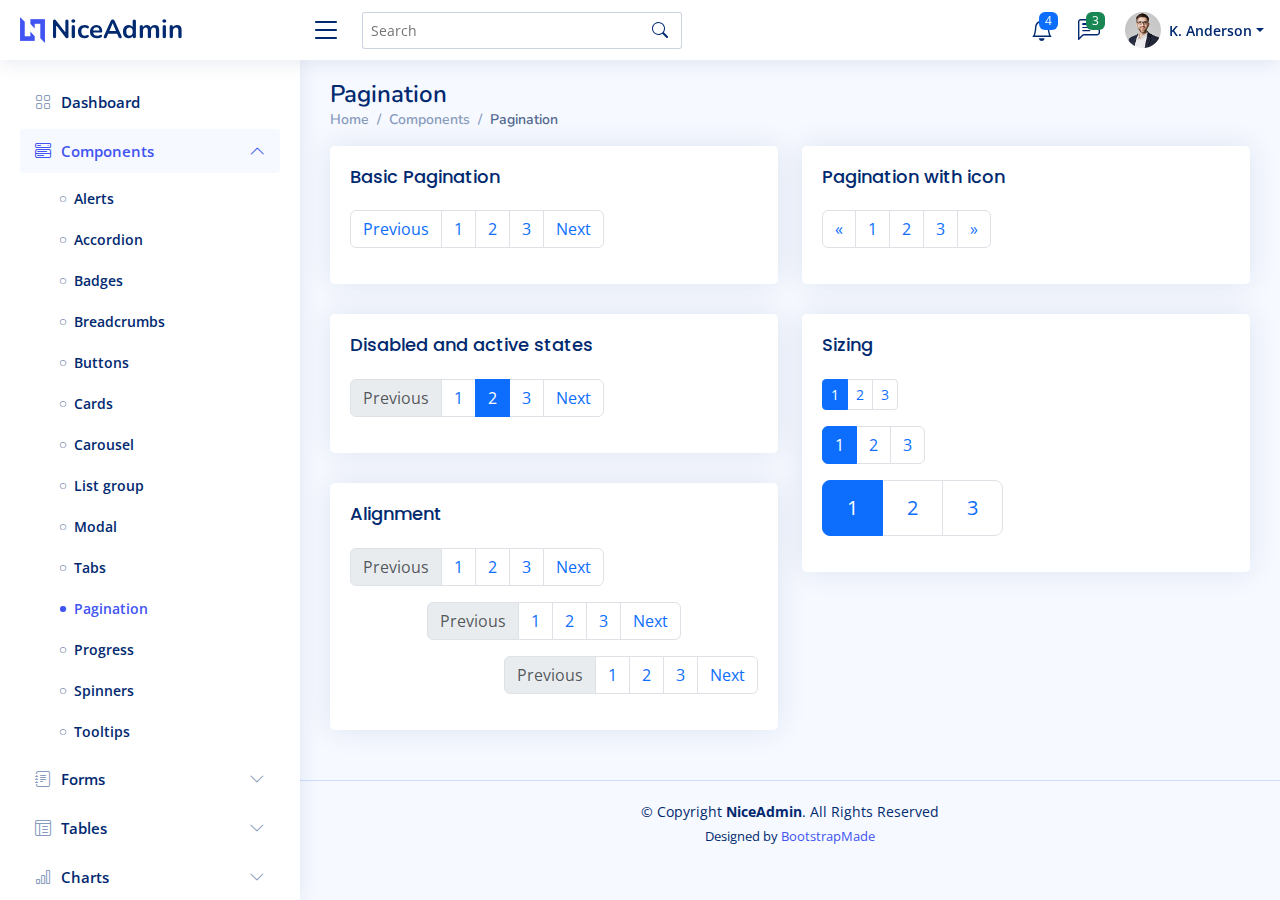
<file: PackProApp/wwwroot/components-pagination.html>
<!DOCTYPE html>
<html lang="en">

<head>
  <meta charset="utf-8">
  <meta content="width=device-width, initial-scale=1.0" name="viewport">

  <title>Components / Pagination - NiceAdmin Bootstrap Template</title>
  <meta content="" name="description">
  <meta content="" name="keywords">

  <!-- Favicons -->
  <link href="assets/img/favicon.png" rel="icon">
  <link href="assets/img/apple-touch-icon.png" rel="apple-touch-icon">

  <!-- Google Fonts -->
  <link href="https://fonts.gstatic.com" rel="preconnect">
  <link href="https://fonts.googleapis.com/css?family=Open+Sans:300,300i,400,400i,600,600i,700,700i|Nunito:300,300i,400,400i,600,600i,700,700i|Poppins:300,300i,400,400i,500,500i,600,600i,700,700i" rel="stylesheet">

  <!-- Vendor CSS Files -->
  <link href="assets/vendor/bootstrap/css/bootstrap.min.css" rel="stylesheet">
  <link href="assets/vendor/bootstrap-icons/bootstrap-icons.css" rel="stylesheet">
  <link href="assets/vendor/boxicons/css/boxicons.min.css" rel="stylesheet">
  <link href="assets/vendor/quill/quill.snow.css" rel="stylesheet">
  <link href="assets/vendor/quill/quill.bubble.css" rel="stylesheet">
  <link href="assets/vendor/remixicon/remixicon.css" rel="stylesheet">
  <link href="assets/vendor/simple-datatables/style.css" rel="stylesheet">

  <!-- Template Main CSS File -->
  <link href="assets/css/style.css" rel="stylesheet">

  <!-- =======================================================
  * Template Name: NiceAdmin
  * Template URL: https://bootstrapmade.com/nice-admin-bootstrap-admin-html-template/
  * Updated: Apr 20 2024 with Bootstrap v5.3.3
  * Author: BootstrapMade.com
  * License: https://bootstrapmade.com/license/
  ======================================================== -->
</head>

<body>

  <!-- ======= Header ======= -->
  <header id="header" class="header fixed-top d-flex align-items-center">

    <div class="d-flex align-items-center justify-content-between">
      <a href="index.html" class="logo d-flex align-items-center">
        <img src="assets/img/logo.png" alt="">
        <span class="d-none d-lg-block">NiceAdmin</span>
      </a>
      <i class="bi bi-list toggle-sidebar-btn"></i>
    </div><!-- End Logo -->

    <div class="search-bar">
      <form class="search-form d-flex align-items-center" method="POST" action="#">
        <input type="text" name="query" placeholder="Search" title="Enter search keyword">
        <button type="submit" title="Search"><i class="bi bi-search"></i></button>
      </form>
    </div><!-- End Search Bar -->

    <nav class="header-nav ms-auto">
      <ul class="d-flex align-items-center">

        <li class="nav-item d-block d-lg-none">
          <a class="nav-link nav-icon search-bar-toggle " href="#">
            <i class="bi bi-search"></i>
          </a>
        </li><!-- End Search Icon-->

        <li class="nav-item dropdown">

          <a class="nav-link nav-icon" href="#" data-bs-toggle="dropdown">
            <i class="bi bi-bell"></i>
            <span class="badge bg-primary badge-number">4</span>
          </a><!-- End Notification Icon -->

          <ul class="dropdown-menu dropdown-menu-end dropdown-menu-arrow notifications">
            <li class="dropdown-header">
              You have 4 new notifications
              <a href="#"><span class="badge rounded-pill bg-primary p-2 ms-2">View all</span></a>
            </li>
            <li>
              <hr class="dropdown-divider">
            </li>

            <li class="notification-item">
              <i class="bi bi-exclamation-circle text-warning"></i>
              <div>
                <h4>Lorem Ipsum</h4>
                <p>Quae dolorem earum veritatis oditseno</p>
                <p>30 min. ago</p>
              </div>
            </li>

            <li>
              <hr class="dropdown-divider">
            </li>

            <li class="notification-item">
              <i class="bi bi-x-circle text-danger"></i>
              <div>
                <h4>Atque rerum nesciunt</h4>
                <p>Quae dolorem earum veritatis oditseno</p>
                <p>1 hr. ago</p>
              </div>
            </li>

            <li>
              <hr class="dropdown-divider">
            </li>

            <li class="notification-item">
              <i class="bi bi-check-circle text-success"></i>
              <div>
                <h4>Sit rerum fuga</h4>
                <p>Quae dolorem earum veritatis oditseno</p>
                <p>2 hrs. ago</p>
              </div>
            </li>

            <li>
              <hr class="dropdown-divider">
            </li>

            <li class="notification-item">
              <i class="bi bi-info-circle text-primary"></i>
              <div>
                <h4>Dicta reprehenderit</h4>
                <p>Quae dolorem earum veritatis oditseno</p>
                <p>4 hrs. ago</p>
              </div>
            </li>

            <li>
              <hr class="dropdown-divider">
            </li>
            <li class="dropdown-footer">
              <a href="#">Show all notifications</a>
            </li>

          </ul><!-- End Notification Dropdown Items -->

        </li><!-- End Notification Nav -->

        <li class="nav-item dropdown">

          <a class="nav-link nav-icon" href="#" data-bs-toggle="dropdown">
            <i class="bi bi-chat-left-text"></i>
            <span class="badge bg-success badge-number">3</span>
          </a><!-- End Messages Icon -->

          <ul class="dropdown-menu dropdown-menu-end dropdown-menu-arrow messages">
            <li class="dropdown-header">
              You have 3 new messages
              <a href="#"><span class="badge rounded-pill bg-primary p-2 ms-2">View all</span></a>
            </li>
            <li>
              <hr class="dropdown-divider">
            </li>

            <li class="message-item">
              <a href="#">
                <img src="assets/img/messages-1.jpg" alt="" class="rounded-circle">
                <div>
                  <h4>Maria Hudson</h4>
                  <p>Velit asperiores et ducimus soluta repudiandae labore officia est ut...</p>
                  <p>4 hrs. ago</p>
                </div>
              </a>
            </li>
            <li>
              <hr class="dropdown-divider">
            </li>

            <li class="message-item">
              <a href="#">
                <img src="assets/img/messages-2.jpg" alt="" class="rounded-circle">
                <div>
                  <h4>Anna Nelson</h4>
                  <p>Velit asperiores et ducimus soluta repudiandae labore officia est ut...</p>
                  <p>6 hrs. ago</p>
                </div>
              </a>
            </li>
            <li>
              <hr class="dropdown-divider">
            </li>

            <li class="message-item">
              <a href="#">
                <img src="assets/img/messages-3.jpg" alt="" class="rounded-circle">
                <div>
                  <h4>David Muldon</h4>
                  <p>Velit asperiores et ducimus soluta repudiandae labore officia est ut...</p>
                  <p>8 hrs. ago</p>
                </div>
              </a>
            </li>
            <li>
              <hr class="dropdown-divider">
            </li>

            <li class="dropdown-footer">
              <a href="#">Show all messages</a>
            </li>

          </ul><!-- End Messages Dropdown Items -->

        </li><!-- End Messages Nav -->

        <li class="nav-item dropdown pe-3">

          <a class="nav-link nav-profile d-flex align-items-center pe-0" href="#" data-bs-toggle="dropdown">
            <img src="assets/img/profile-img.jpg" alt="Profile" class="rounded-circle">
            <span class="d-none d-md-block dropdown-toggle ps-2">K. Anderson</span>
          </a><!-- End Profile Iamge Icon -->

          <ul class="dropdown-menu dropdown-menu-end dropdown-menu-arrow profile">
            <li class="dropdown-header">
              <h6>Kevin Anderson</h6>
              <span>Web Designer</span>
            </li>
            <li>
              <hr class="dropdown-divider">
            </li>

            <li>
              <a class="dropdown-item d-flex align-items-center" href="users-profile.html">
                <i class="bi bi-person"></i>
                <span>My Profile</span>
              </a>
            </li>
            <li>
              <hr class="dropdown-divider">
            </li>

            <li>
              <a class="dropdown-item d-flex align-items-center" href="users-profile.html">
                <i class="bi bi-gear"></i>
                <span>Account Settings</span>
              </a>
            </li>
            <li>
              <hr class="dropdown-divider">
            </li>

            <li>
              <a class="dropdown-item d-flex align-items-center" href="pages-faq.html">
                <i class="bi bi-question-circle"></i>
                <span>Need Help?</span>
              </a>
            </li>
            <li>
              <hr class="dropdown-divider">
            </li>

            <li>
              <a class="dropdown-item d-flex align-items-center" href="#">
                <i class="bi bi-box-arrow-right"></i>
                <span>Sign Out</span>
              </a>
            </li>

          </ul><!-- End Profile Dropdown Items -->
        </li><!-- End Profile Nav -->

      </ul>
    </nav><!-- End Icons Navigation -->

  </header><!-- End Header -->

  <!-- ======= Sidebar ======= -->
  <aside id="sidebar" class="sidebar">

    <ul class="sidebar-nav" id="sidebar-nav">

      <li class="nav-item">
        <a class="nav-link collapsed" href="index.html">
          <i class="bi bi-grid"></i>
          <span>Dashboard</span>
        </a>
      </li><!-- End Dashboard Nav -->

      <li class="nav-item">
        <a class="nav-link " data-bs-target="#components-nav" data-bs-toggle="collapse" href="#">
          <i class="bi bi-menu-button-wide"></i><span>Components</span><i class="bi bi-chevron-down ms-auto"></i>
        </a>
        <ul id="components-nav" class="nav-content collapse show" data-bs-parent="#sidebar-nav">
          <li>
            <a href="components-alerts.html">
              <i class="bi bi-circle"></i><span>Alerts</span>
            </a>
          </li>
          <li>
            <a href="components-accordion.html">
              <i class="bi bi-circle"></i><span>Accordion</span>
            </a>
          </li>
          <li>
            <a href="components-badges.html">
              <i class="bi bi-circle"></i><span>Badges</span>
            </a>
          </li>
          <li>
            <a href="components-breadcrumbs.html">
              <i class="bi bi-circle"></i><span>Breadcrumbs</span>
            </a>
          </li>
          <li>
            <a href="components-buttons.html">
              <i class="bi bi-circle"></i><span>Buttons</span>
            </a>
          </li>
          <li>
            <a href="components-cards.html">
              <i class="bi bi-circle"></i><span>Cards</span>
            </a>
          </li>
          <li>
            <a href="components-carousel.html">
              <i class="bi bi-circle"></i><span>Carousel</span>
            </a>
          </li>
          <li>
            <a href="components-list-group.html">
              <i class="bi bi-circle"></i><span>List group</span>
            </a>
          </li>
          <li>
            <a href="components-modal.html">
              <i class="bi bi-circle"></i><span>Modal</span>
            </a>
          </li>
          <li>
            <a href="components-tabs.html">
              <i class="bi bi-circle"></i><span>Tabs</span>
            </a>
          </li>
          <li>
            <a href="components-pagination.html" class="active">
              <i class="bi bi-circle"></i><span>Pagination</span>
            </a>
          </li>
          <li>
            <a href="components-progress.html">
              <i class="bi bi-circle"></i><span>Progress</span>
            </a>
          </li>
          <li>
            <a href="components-spinners.html">
              <i class="bi bi-circle"></i><span>Spinners</span>
            </a>
          </li>
          <li>
            <a href="components-tooltips.html">
              <i class="bi bi-circle"></i><span>Tooltips</span>
            </a>
          </li>
        </ul>
      </li><!-- End Components Nav -->

      <li class="nav-item">
        <a class="nav-link collapsed" data-bs-target="#forms-nav" data-bs-toggle="collapse" href="#">
          <i class="bi bi-journal-text"></i><span>Forms</span><i class="bi bi-chevron-down ms-auto"></i>
        </a>
        <ul id="forms-nav" class="nav-content collapse " data-bs-parent="#sidebar-nav">
          <li>
            <a href="forms-elements.html">
              <i class="bi bi-circle"></i><span>Form Elements</span>
            </a>
          </li>
          <li>
            <a href="forms-layouts.html">
              <i class="bi bi-circle"></i><span>Form Layouts</span>
            </a>
          </li>
          <li>
            <a href="forms-editors.html">
              <i class="bi bi-circle"></i><span>Form Editors</span>
            </a>
          </li>
          <li>
            <a href="forms-validation.html">
              <i class="bi bi-circle"></i><span>Form Validation</span>
            </a>
          </li>
        </ul>
      </li><!-- End Forms Nav -->

      <li class="nav-item">
        <a class="nav-link collapsed" data-bs-target="#tables-nav" data-bs-toggle="collapse" href="#">
          <i class="bi bi-layout-text-window-reverse"></i><span>Tables</span><i class="bi bi-chevron-down ms-auto"></i>
        </a>
        <ul id="tables-nav" class="nav-content collapse " data-bs-parent="#sidebar-nav">
          <li>
            <a href="tables-general.html">
              <i class="bi bi-circle"></i><span>General Tables</span>
            </a>
          </li>
          <li>
            <a href="tables-data.html">
              <i class="bi bi-circle"></i><span>Data Tables</span>
            </a>
          </li>
        </ul>
      </li><!-- End Tables Nav -->

      <li class="nav-item">
        <a class="nav-link collapsed" data-bs-target="#charts-nav" data-bs-toggle="collapse" href="#">
          <i class="bi bi-bar-chart"></i><span>Charts</span><i class="bi bi-chevron-down ms-auto"></i>
        </a>
        <ul id="charts-nav" class="nav-content collapse " data-bs-parent="#sidebar-nav">
          <li>
            <a href="charts-chartjs.html">
              <i class="bi bi-circle"></i><span>Chart.js</span>
            </a>
          </li>
          <li>
            <a href="charts-apexcharts.html">
              <i class="bi bi-circle"></i><span>ApexCharts</span>
            </a>
          </li>
          <li>
            <a href="charts-echarts.html">
              <i class="bi bi-circle"></i><span>ECharts</span>
            </a>
          </li>
        </ul>
      </li><!-- End Charts Nav -->

      <li class="nav-item">
        <a class="nav-link collapsed" data-bs-target="#icons-nav" data-bs-toggle="collapse" href="#">
          <i class="bi bi-gem"></i><span>Icons</span><i class="bi bi-chevron-down ms-auto"></i>
        </a>
        <ul id="icons-nav" class="nav-content collapse " data-bs-parent="#sidebar-nav">
          <li>
            <a href="icons-bootstrap.html">
              <i class="bi bi-circle"></i><span>Bootstrap Icons</span>
            </a>
          </li>
          <li>
            <a href="icons-remix.html">
              <i class="bi bi-circle"></i><span>Remix Icons</span>
            </a>
          </li>
          <li>
            <a href="icons-boxicons.html">
              <i class="bi bi-circle"></i><span>Boxicons</span>
            </a>
          </li>
        </ul>
      </li><!-- End Icons Nav -->

      <li class="nav-heading">Pages</li>

      <li class="nav-item">
        <a class="nav-link collapsed" href="users-profile.html">
          <i class="bi bi-person"></i>
          <span>Profile</span>
        </a>
      </li><!-- End Profile Page Nav -->

      <li class="nav-item">
        <a class="nav-link collapsed" href="pages-faq.html">
          <i class="bi bi-question-circle"></i>
          <span>F.A.Q</span>
        </a>
      </li><!-- End F.A.Q Page Nav -->

      <li class="nav-item">
        <a class="nav-link collapsed" href="pages-contact.html">
          <i class="bi bi-envelope"></i>
          <span>Contact</span>
        </a>
      </li><!-- End Contact Page Nav -->

      <li class="nav-item">
        <a class="nav-link collapsed" href="pages-register.html">
          <i class="bi bi-card-list"></i>
          <span>Register</span>
        </a>
      </li><!-- End Register Page Nav -->

      <li class="nav-item">
        <a class="nav-link collapsed" href="pages-login.html">
          <i class="bi bi-box-arrow-in-right"></i>
          <span>Login</span>
        </a>
      </li><!-- End Login Page Nav -->

      <li class="nav-item">
        <a class="nav-link collapsed" href="pages-error-404.html">
          <i class="bi bi-dash-circle"></i>
          <span>Error 404</span>
        </a>
      </li><!-- End Error 404 Page Nav -->

      <li class="nav-item">
        <a class="nav-link collapsed" href="pages-blank.html">
          <i class="bi bi-file-earmark"></i>
          <span>Blank</span>
        </a>
      </li><!-- End Blank Page Nav -->

    </ul>

  </aside><!-- End Sidebar-->

  <main id="main" class="main">

    <div class="pagetitle">
      <h1>Pagination</h1>
      <nav>
        <ol class="breadcrumb">
          <li class="breadcrumb-item"><a href="index.html">Home</a></li>
          <li class="breadcrumb-item">Components</li>
          <li class="breadcrumb-item active">Pagination</li>
        </ol>
      </nav>
    </div><!-- End Page Title -->

    <section class="section">
      <div class="row">
        <div class="col-lg-6">

          <div class="card">
            <div class="card-body">
              <h5 class="card-title">Basic Pagination</h5>

              <!-- Basic Pagination -->
              <nav aria-label="Page navigation example">
                <ul class="pagination">
                  <li class="page-item"><a class="page-link" href="#">Previous</a></li>
                  <li class="page-item"><a class="page-link" href="#">1</a></li>
                  <li class="page-item"><a class="page-link" href="#">2</a></li>
                  <li class="page-item"><a class="page-link" href="#">3</a></li>
                  <li class="page-item"><a class="page-link" href="#">Next</a></li>
                </ul>
              </nav><!-- End Basic Pagination -->

            </div>
          </div>

          <div class="card">
            <div class="card-body">
              <h5 class="card-title">Disabled and active states</h5>

              <!-- Disabled and active states -->
              <nav aria-label="...">
                <ul class="pagination">
                  <li class="page-item disabled">
                    <a class="page-link" href="#" tabindex="-1" aria-disabled="true">Previous</a>
                  </li>
                  <li class="page-item"><a class="page-link" href="#">1</a></li>
                  <li class="page-item active" aria-current="page">
                    <a class="page-link" href="#">2</a>
                  </li>
                  <li class="page-item"><a class="page-link" href="#">3</a></li>
                  <li class="page-item">
                    <a class="page-link" href="#">Next</a>
                  </li>
                </ul>
              </nav><!-- End Disabled and active states -->

            </div>
          </div>

          <div class="card">
            <div class="card-body">
              <h5 class="card-title">Alignment</h5>

              <!-- Left/Start Pagination -->
              <nav aria-label="Page navigation example">
                <ul class="pagination">
                  <li class="page-item disabled">
                    <a class="page-link" href="#" tabindex="-1" aria-disabled="true">Previous</a>
                  </li>
                  <li class="page-item"><a class="page-link" href="#">1</a></li>
                  <li class="page-item"><a class="page-link" href="#">2</a></li>
                  <li class="page-item"><a class="page-link" href="#">3</a></li>
                  <li class="page-item">
                    <a class="page-link" href="#">Next</a>
                  </li>
                </ul>
              </nav><!-- End Left/Start Pagination -->

              <!-- Centered Pagination -->
              <nav aria-label="Page navigation example">
                <ul class="pagination justify-content-center">
                  <li class="page-item disabled">
                    <a class="page-link" href="#" tabindex="-1" aria-disabled="true">Previous</a>
                  </li>
                  <li class="page-item"><a class="page-link" href="#">1</a></li>
                  <li class="page-item"><a class="page-link" href="#">2</a></li>
                  <li class="page-item"><a class="page-link" href="#">3</a></li>
                  <li class="page-item">
                    <a class="page-link" href="#">Next</a>
                  </li>
                </ul>
              </nav><!-- End Centered Pagination -->

              <!-- Right/End Aligned Pagination -->
              <nav aria-label="Page navigation example">
                <ul class="pagination justify-content-end">
                  <li class="page-item disabled">
                    <a class="page-link" href="#" tabindex="-1" aria-disabled="true">Previous</a>
                  </li>
                  <li class="page-item"><a class="page-link" href="#">1</a></li>
                  <li class="page-item"><a class="page-link" href="#">2</a></li>
                  <li class="page-item"><a class="page-link" href="#">3</a></li>
                  <li class="page-item">
                    <a class="page-link" href="#">Next</a>
                  </li>
                </ul>
              </nav><!-- End Right/End Aligned Pagination -->

            </div>
          </div>

        </div>

        <div class="col-lg-6">

          <div class="card">
            <div class="card-body">
              <h5 class="card-title">Pagination with icon</h5>

              <!-- Pagination with icons -->
              <nav aria-label="Page navigation example">
                <ul class="pagination">
                  <li class="page-item">
                    <a class="page-link" href="#" aria-label="Previous">
                      <span aria-hidden="true">&laquo;</span>
                    </a>
                  </li>
                  <li class="page-item"><a class="page-link" href="#">1</a></li>
                  <li class="page-item"><a class="page-link" href="#">2</a></li>
                  <li class="page-item"><a class="page-link" href="#">3</a></li>
                  <li class="page-item">
                    <a class="page-link" href="#" aria-label="Next">
                      <span aria-hidden="true">&raquo;</span>
                    </a>
                  </li>
                </ul>
              </nav><!-- End Pagination with icons -->

            </div>
          </div>

          <div class="card">
            <div class="card-body">
              <h5 class="card-title">Sizing</h5>

              <!-- Small Sizing -->
              <nav aria-label="...">
                <ul class="pagination pagination-sm">
                  <li class="page-item active" aria-current="page">
                    <span class="page-link">1</span>
                  </li>
                  <li class="page-item"><a class="page-link" href="#">2</a></li>
                  <li class="page-item"><a class="page-link" href="#">3</a></li>
                </ul>
              </nav><!-- End Small Sizing -->

              <!-- Normal Sizing -->
              <nav aria-label="...">
                <ul class="pagination">
                  <li class="page-item active" aria-current="page">
                    <span class="page-link">1</span>
                  </li>
                  <li class="page-item"><a class="page-link" href="#">2</a></li>
                  <li class="page-item"><a class="page-link" href="#">3</a></li>
                </ul>
              </nav><!-- End Normal Sizing -->

              <!-- Large Sizing -->
              <nav aria-label="...">
                <ul class="pagination pagination-lg">
                  <li class="page-item active" aria-current="page">
                    <span class="page-link">1</span>
                  </li>
                  <li class="page-item"><a class="page-link" href="#">2</a></li>
                  <li class="page-item"><a class="page-link" href="#">3</a></li>
                </ul>
              </nav><!-- End Large Sizing -->

            </div>
          </div>

        </div>
      </div>
    </section>

  </main><!-- End #main -->

  <!-- ======= Footer ======= -->
  <footer id="footer" class="footer">
    <div class="copyright">
      &copy; Copyright <strong><span>NiceAdmin</span></strong>. All Rights Reserved
    </div>
    <div class="credits">
      <!-- All the links in the footer should remain intact. -->
      <!-- You can delete the links only if you purchased the pro version. -->
      <!-- Licensing information: https://bootstrapmade.com/license/ -->
      <!-- Purchase the pro version with working PHP/AJAX contact form: https://bootstrapmade.com/nice-admin-bootstrap-admin-html-template/ -->
      Designed by <a href="https://bootstrapmade.com/">BootstrapMade</a>
    </div>
  </footer><!-- End Footer -->

  <a href="#" class="back-to-top d-flex align-items-center justify-content-center"><i class="bi bi-arrow-up-short"></i></a>

  <!-- Vendor JS Files -->
  <script src="assets/vendor/apexcharts/apexcharts.min.js"></script>
  <script src="assets/vendor/bootstrap/js/bootstrap.bundle.min.js"></script>
  <script src="assets/vendor/chart.js/chart.umd.js"></script>
  <script src="assets/vendor/echarts/echarts.min.js"></script>
  <script src="assets/vendor/quill/quill.js"></script>
  <script src="assets/vendor/simple-datatables/simple-datatables.js"></script>
  <script src="assets/vendor/tinymce/tinymce.min.js"></script>
  <script src="assets/vendor/php-email-form/validate.js"></script>

  <!-- Template Main JS File -->
  <script src="assets/js/main.js"></script>

</body>

</html>
</file>
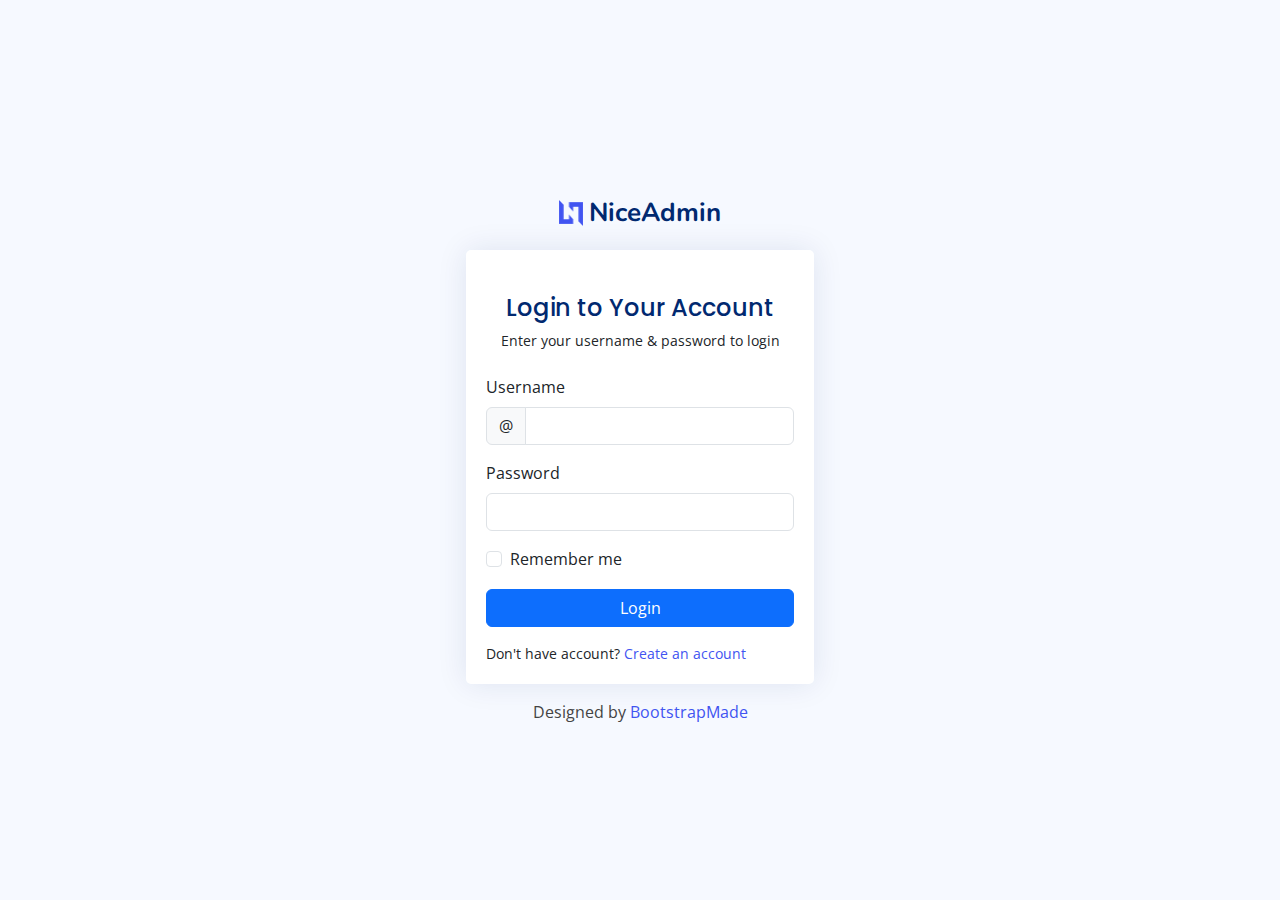
<file: PackProApp/wwwroot/pages-login.html>
<!DOCTYPE html>
<html lang="en">

<head>
  <meta charset="utf-8">
  <meta content="width=device-width, initial-scale=1.0" name="viewport">

  <title>Pages / Login - NiceAdmin Bootstrap Template</title>
  <meta content="" name="description">
  <meta content="" name="keywords">

  <!-- Favicons -->
  <link href="assets/img/favicon.png" rel="icon">
  <link href="assets/img/apple-touch-icon.png" rel="apple-touch-icon">

  <!-- Google Fonts -->
  <link href="https://fonts.gstatic.com" rel="preconnect">
  <link href="https://fonts.googleapis.com/css?family=Open+Sans:300,300i,400,400i,600,600i,700,700i|Nunito:300,300i,400,400i,600,600i,700,700i|Poppins:300,300i,400,400i,500,500i,600,600i,700,700i" rel="stylesheet">

  <!-- Vendor CSS Files -->
  <link href="assets/vendor/bootstrap/css/bootstrap.min.css" rel="stylesheet">
  <link href="assets/vendor/bootstrap-icons/bootstrap-icons.css" rel="stylesheet">
  <link href="assets/vendor/boxicons/css/boxicons.min.css" rel="stylesheet">
  <link href="assets/vendor/quill/quill.snow.css" rel="stylesheet">
  <link href="assets/vendor/quill/quill.bubble.css" rel="stylesheet">
  <link href="assets/vendor/remixicon/remixicon.css" rel="stylesheet">
  <link href="assets/vendor/simple-datatables/style.css" rel="stylesheet">

  <!-- Template Main CSS File -->
  <link href="assets/css/style.css" rel="stylesheet">

  <!-- =======================================================
  * Template Name: NiceAdmin
  * Template URL: https://bootstrapmade.com/nice-admin-bootstrap-admin-html-template/
  * Updated: Apr 20 2024 with Bootstrap v5.3.3
  * Author: BootstrapMade.com
  * License: https://bootstrapmade.com/license/
  ======================================================== -->
</head>

<body>

  <main>
    <div class="container">

      <section class="section register min-vh-100 d-flex flex-column align-items-center justify-content-center py-4">
        <div class="container">
          <div class="row justify-content-center">
            <div class="col-lg-4 col-md-6 d-flex flex-column align-items-center justify-content-center">

              <div class="d-flex justify-content-center py-4">
                <a href="index.html" class="logo d-flex align-items-center w-auto">
                  <img src="assets/img/logo.png" alt="">
                  <span class="d-none d-lg-block">NiceAdmin</span>
                </a>
              </div><!-- End Logo -->

              <div class="card mb-3">

                <div class="card-body">

                  <div class="pt-4 pb-2">
                    <h5 class="card-title text-center pb-0 fs-4">Login to Your Account</h5>
                    <p class="text-center small">Enter your username & password to login</p>
                  </div>

                  <form class="row g-3 needs-validation" novalidate>

                    <div class="col-12">
                      <label for="yourUsername" class="form-label">Username</label>
                      <div class="input-group has-validation">
                        <span class="input-group-text" id="inputGroupPrepend">@</span>
                        <input type="text" name="username" class="form-control" id="yourUsername" required>
                        <div class="invalid-feedback">Please enter your username.</div>
                      </div>
                    </div>

                    <div class="col-12">
                      <label for="yourPassword" class="form-label">Password</label>
                      <input type="password" name="password" class="form-control" id="yourPassword" required>
                      <div class="invalid-feedback">Please enter your password!</div>
                    </div>

                    <div class="col-12">
                      <div class="form-check">
                        <input class="form-check-input" type="checkbox" name="remember" value="true" id="rememberMe">
                        <label class="form-check-label" for="rememberMe">Remember me</label>
                      </div>
                    </div>
                    <div class="col-12">
                      <button class="btn btn-primary w-100" type="submit">Login</button>
                    </div>
                    <div class="col-12">
                      <p class="small mb-0">Don't have account? <a href="pages-register.html">Create an account</a></p>
                    </div>
                  </form>

                </div>
              </div>

              <div class="credits">
                <!-- All the links in the footer should remain intact. -->
                <!-- You can delete the links only if you purchased the pro version. -->
                <!-- Licensing information: https://bootstrapmade.com/license/ -->
                <!-- Purchase the pro version with working PHP/AJAX contact form: https://bootstrapmade.com/nice-admin-bootstrap-admin-html-template/ -->
                Designed by <a href="https://bootstrapmade.com/">BootstrapMade</a>
              </div>

            </div>
          </div>
        </div>

      </section>

    </div>
  </main><!-- End #main -->

  <a href="#" class="back-to-top d-flex align-items-center justify-content-center"><i class="bi bi-arrow-up-short"></i></a>

  <!-- Vendor JS Files -->
  <script src="assets/vendor/apexcharts/apexcharts.min.js"></script>
  <script src="assets/vendor/bootstrap/js/bootstrap.bundle.min.js"></script>
  <script src="assets/vendor/chart.js/chart.umd.js"></script>
  <script src="assets/vendor/echarts/echarts.min.js"></script>
  <script src="assets/vendor/quill/quill.js"></script>
  <script src="assets/vendor/simple-datatables/simple-datatables.js"></script>
  <script src="assets/vendor/tinymce/tinymce.min.js"></script>
  <script src="assets/vendor/php-email-form/validate.js"></script>

  <!-- Template Main JS File -->
  <script src="assets/js/main.js"></script>

</body>

</html>
</file>
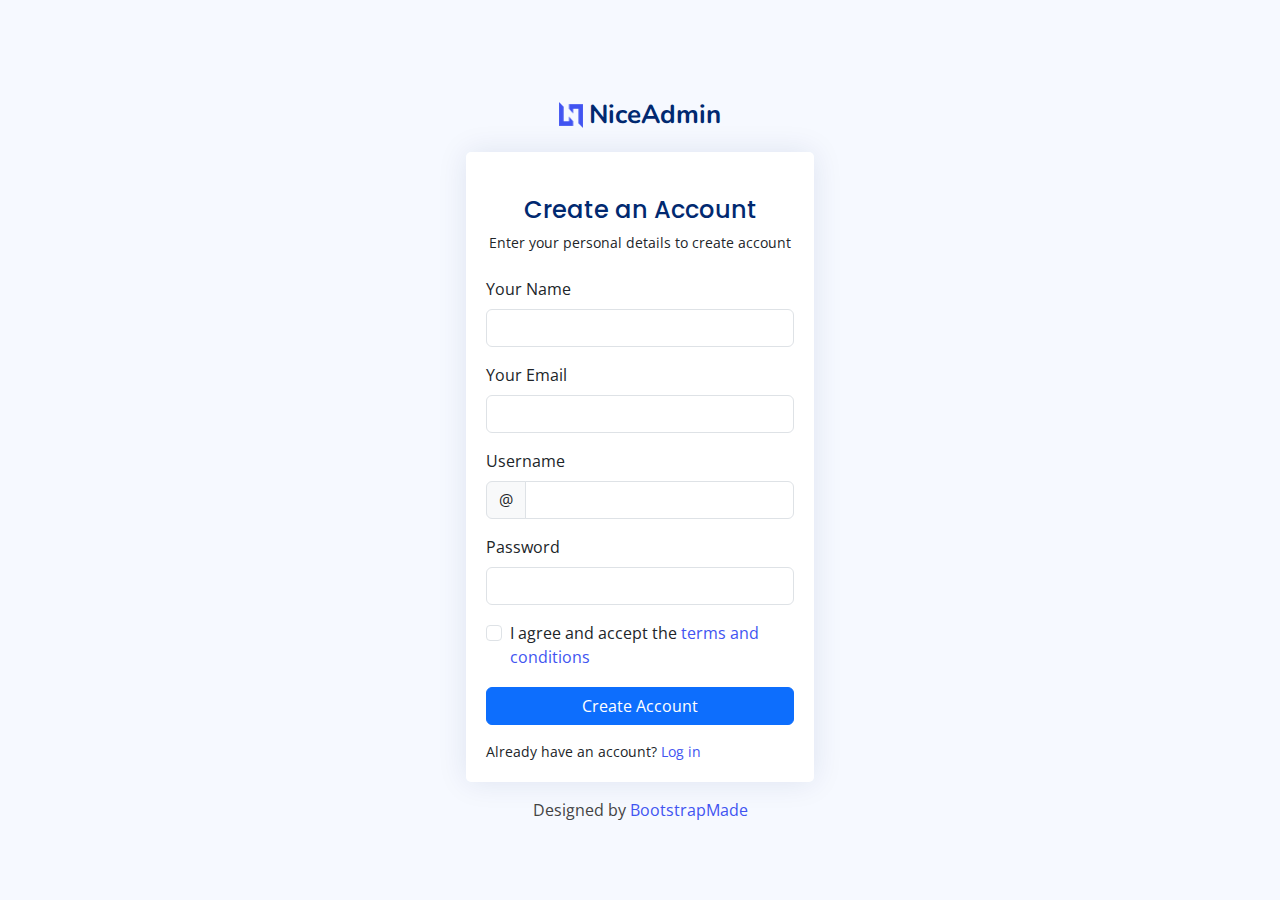
<file: PackProApp/wwwroot/pages-register.html>
<!DOCTYPE html>
<html lang="en">

<head>
  <meta charset="utf-8">
  <meta content="width=device-width, initial-scale=1.0" name="viewport">

  <title>Pages / Register - NiceAdmin Bootstrap Template</title>
  <meta content="" name="description">
  <meta content="" name="keywords">

  <!-- Favicons -->
  <link href="assets/img/favicon.png" rel="icon">
  <link href="assets/img/apple-touch-icon.png" rel="apple-touch-icon">

  <!-- Google Fonts -->
  <link href="https://fonts.gstatic.com" rel="preconnect">
  <link href="https://fonts.googleapis.com/css?family=Open+Sans:300,300i,400,400i,600,600i,700,700i|Nunito:300,300i,400,400i,600,600i,700,700i|Poppins:300,300i,400,400i,500,500i,600,600i,700,700i" rel="stylesheet">

  <!-- Vendor CSS Files -->
  <link href="assets/vendor/bootstrap/css/bootstrap.min.css" rel="stylesheet">
  <link href="assets/vendor/bootstrap-icons/bootstrap-icons.css" rel="stylesheet">
  <link href="assets/vendor/boxicons/css/boxicons.min.css" rel="stylesheet">
  <link href="assets/vendor/quill/quill.snow.css" rel="stylesheet">
  <link href="assets/vendor/quill/quill.bubble.css" rel="stylesheet">
  <link href="assets/vendor/remixicon/remixicon.css" rel="stylesheet">
  <link href="assets/vendor/simple-datatables/style.css" rel="stylesheet">

  <!-- Template Main CSS File -->
  <link href="assets/css/style.css" rel="stylesheet">

  <!-- =======================================================
  * Template Name: NiceAdmin
  * Template URL: https://bootstrapmade.com/nice-admin-bootstrap-admin-html-template/
  * Updated: Apr 20 2024 with Bootstrap v5.3.3
  * Author: BootstrapMade.com
  * License: https://bootstrapmade.com/license/
  ======================================================== -->
</head>

<body>

  <main>
    <div class="container">

      <section class="section register min-vh-100 d-flex flex-column align-items-center justify-content-center py-4">
        <div class="container">
          <div class="row justify-content-center">
            <div class="col-lg-4 col-md-6 d-flex flex-column align-items-center justify-content-center">

              <div class="d-flex justify-content-center py-4">
                <a href="index.html" class="logo d-flex align-items-center w-auto">
                  <img src="assets/img/logo.png" alt="">
                  <span class="d-none d-lg-block">NiceAdmin</span>
                </a>
              </div><!-- End Logo -->

              <div class="card mb-3">

                <div class="card-body">

                  <div class="pt-4 pb-2">
                    <h5 class="card-title text-center pb-0 fs-4">Create an Account</h5>
                    <p class="text-center small">Enter your personal details to create account</p>
                  </div>

                  <form class="row g-3 needs-validation" novalidate>
                    <div class="col-12">
                      <label for="yourName" class="form-label">Your Name</label>
                      <input type="text" name="name" class="form-control" id="yourName" required>
                      <div class="invalid-feedback">Please, enter your name!</div>
                    </div>

                    <div class="col-12">
                      <label for="yourEmail" class="form-label">Your Email</label>
                      <input type="email" name="email" class="form-control" id="yourEmail" required>
                      <div class="invalid-feedback">Please enter a valid Email adddress!</div>
                    </div>

                    <div class="col-12">
                      <label for="yourUsername" class="form-label">Username</label>
                      <div class="input-group has-validation">
                        <span class="input-group-text" id="inputGroupPrepend">@</span>
                        <input type="text" name="username" class="form-control" id="yourUsername" required>
                        <div class="invalid-feedback">Please choose a username.</div>
                      </div>
                    </div>

                    <div class="col-12">
                      <label for="yourPassword" class="form-label">Password</label>
                      <input type="password" name="password" class="form-control" id="yourPassword" required>
                      <div class="invalid-feedback">Please enter your password!</div>
                    </div>

                    <div class="col-12">
                      <div class="form-check">
                        <input class="form-check-input" name="terms" type="checkbox" value="" id="acceptTerms" required>
                        <label class="form-check-label" for="acceptTerms">I agree and accept the <a href="#">terms and conditions</a></label>
                        <div class="invalid-feedback">You must agree before submitting.</div>
                      </div>
                    </div>
                    <div class="col-12">
                      <button class="btn btn-primary w-100" type="submit">Create Account</button>
                    </div>
                    <div class="col-12">
                      <p class="small mb-0">Already have an account? <a href="pages-login.html">Log in</a></p>
                    </div>
                  </form>

                </div>
              </div>

              <div class="credits">
                <!-- All the links in the footer should remain intact. -->
                <!-- You can delete the links only if you purchased the pro version. -->
                <!-- Licensing information: https://bootstrapmade.com/license/ -->
                <!-- Purchase the pro version with working PHP/AJAX contact form: https://bootstrapmade.com/nice-admin-bootstrap-admin-html-template/ -->
                Designed by <a href="https://bootstrapmade.com/">BootstrapMade</a>
              </div>

            </div>
          </div>
        </div>

      </section>

    </div>
  </main><!-- End #main -->

  <a href="#" class="back-to-top d-flex align-items-center justify-content-center"><i class="bi bi-arrow-up-short"></i></a>

  <!-- Vendor JS Files -->
  <script src="assets/vendor/apexcharts/apexcharts.min.js"></script>
  <script src="assets/vendor/bootstrap/js/bootstrap.bundle.min.js"></script>
  <script src="assets/vendor/chart.js/chart.umd.js"></script>
  <script src="assets/vendor/echarts/echarts.min.js"></script>
  <script src="assets/vendor/quill/quill.js"></script>
  <script src="assets/vendor/simple-datatables/simple-datatables.js"></script>
  <script src="assets/vendor/tinymce/tinymce.min.js"></script>
  <script src="assets/vendor/php-email-form/validate.js"></script>

  <!-- Template Main JS File -->
  <script src="assets/js/main.js"></script>

</body>

</html>
</file>
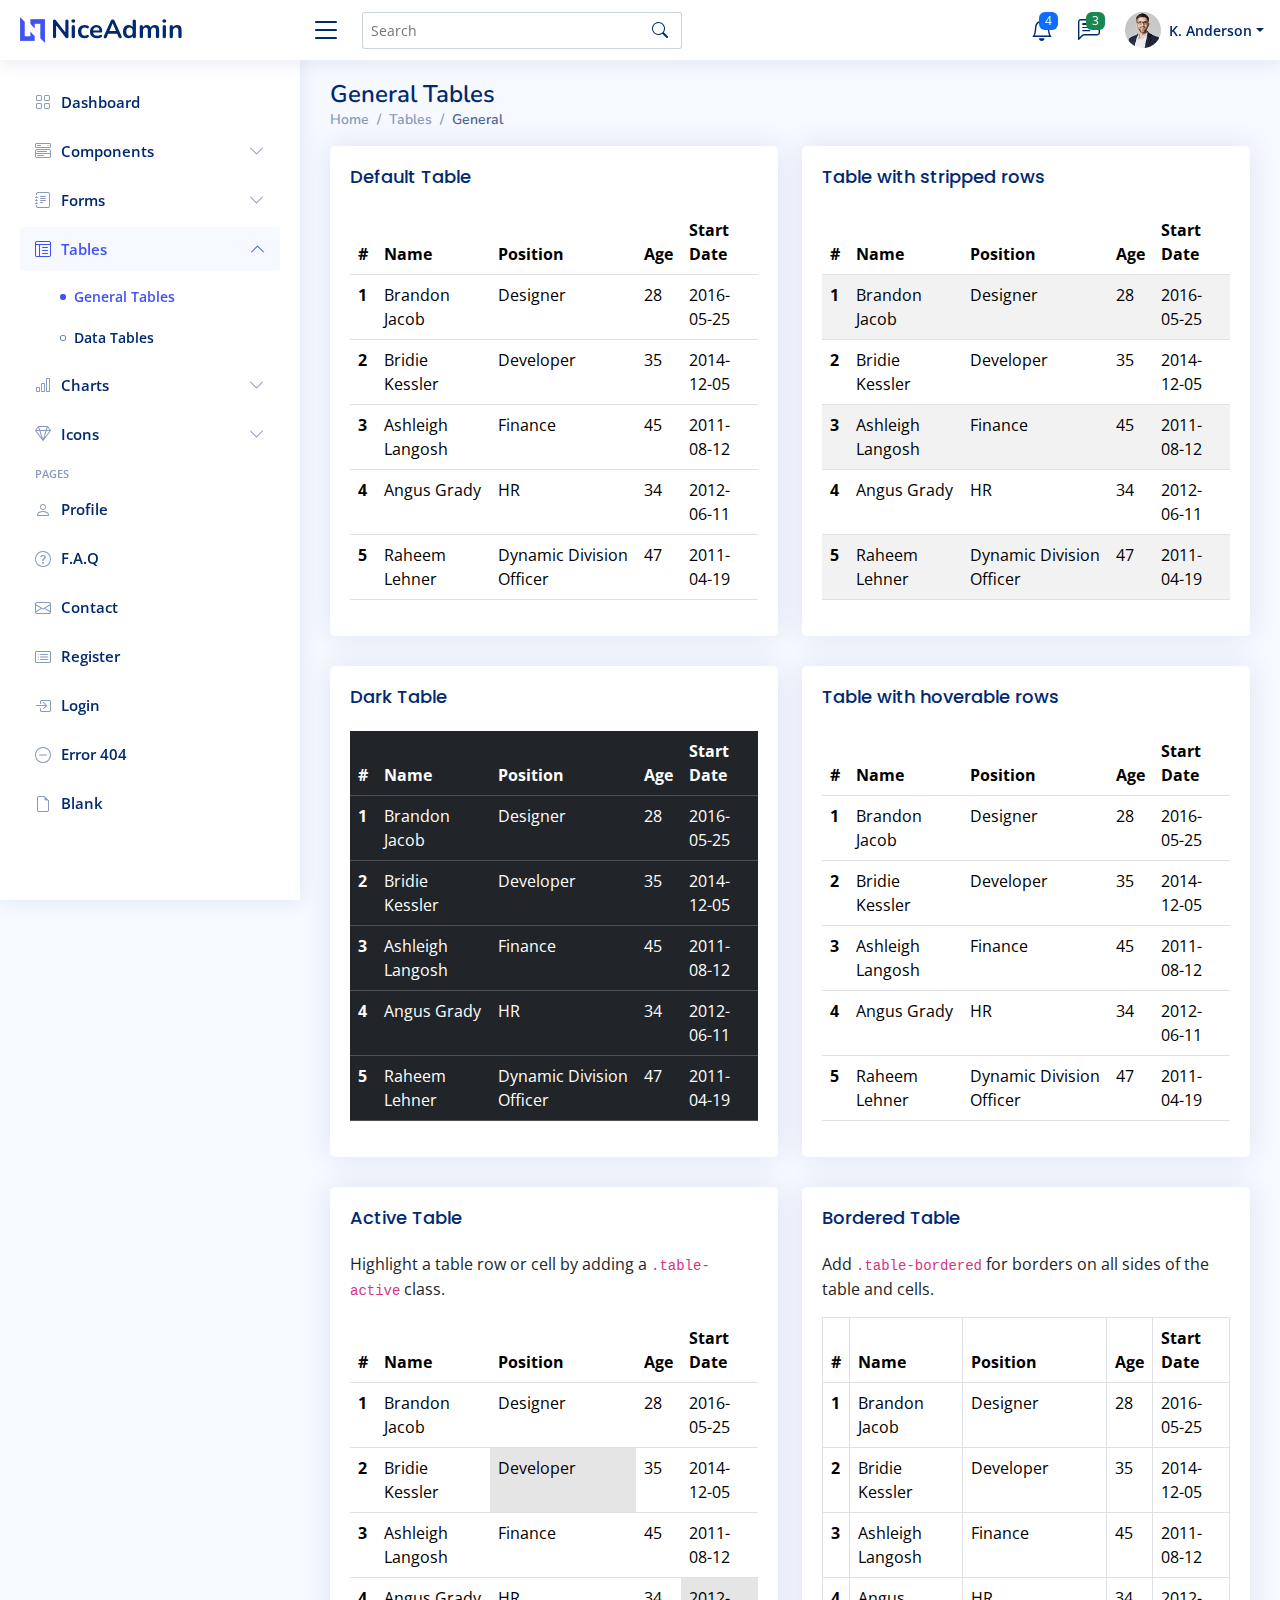
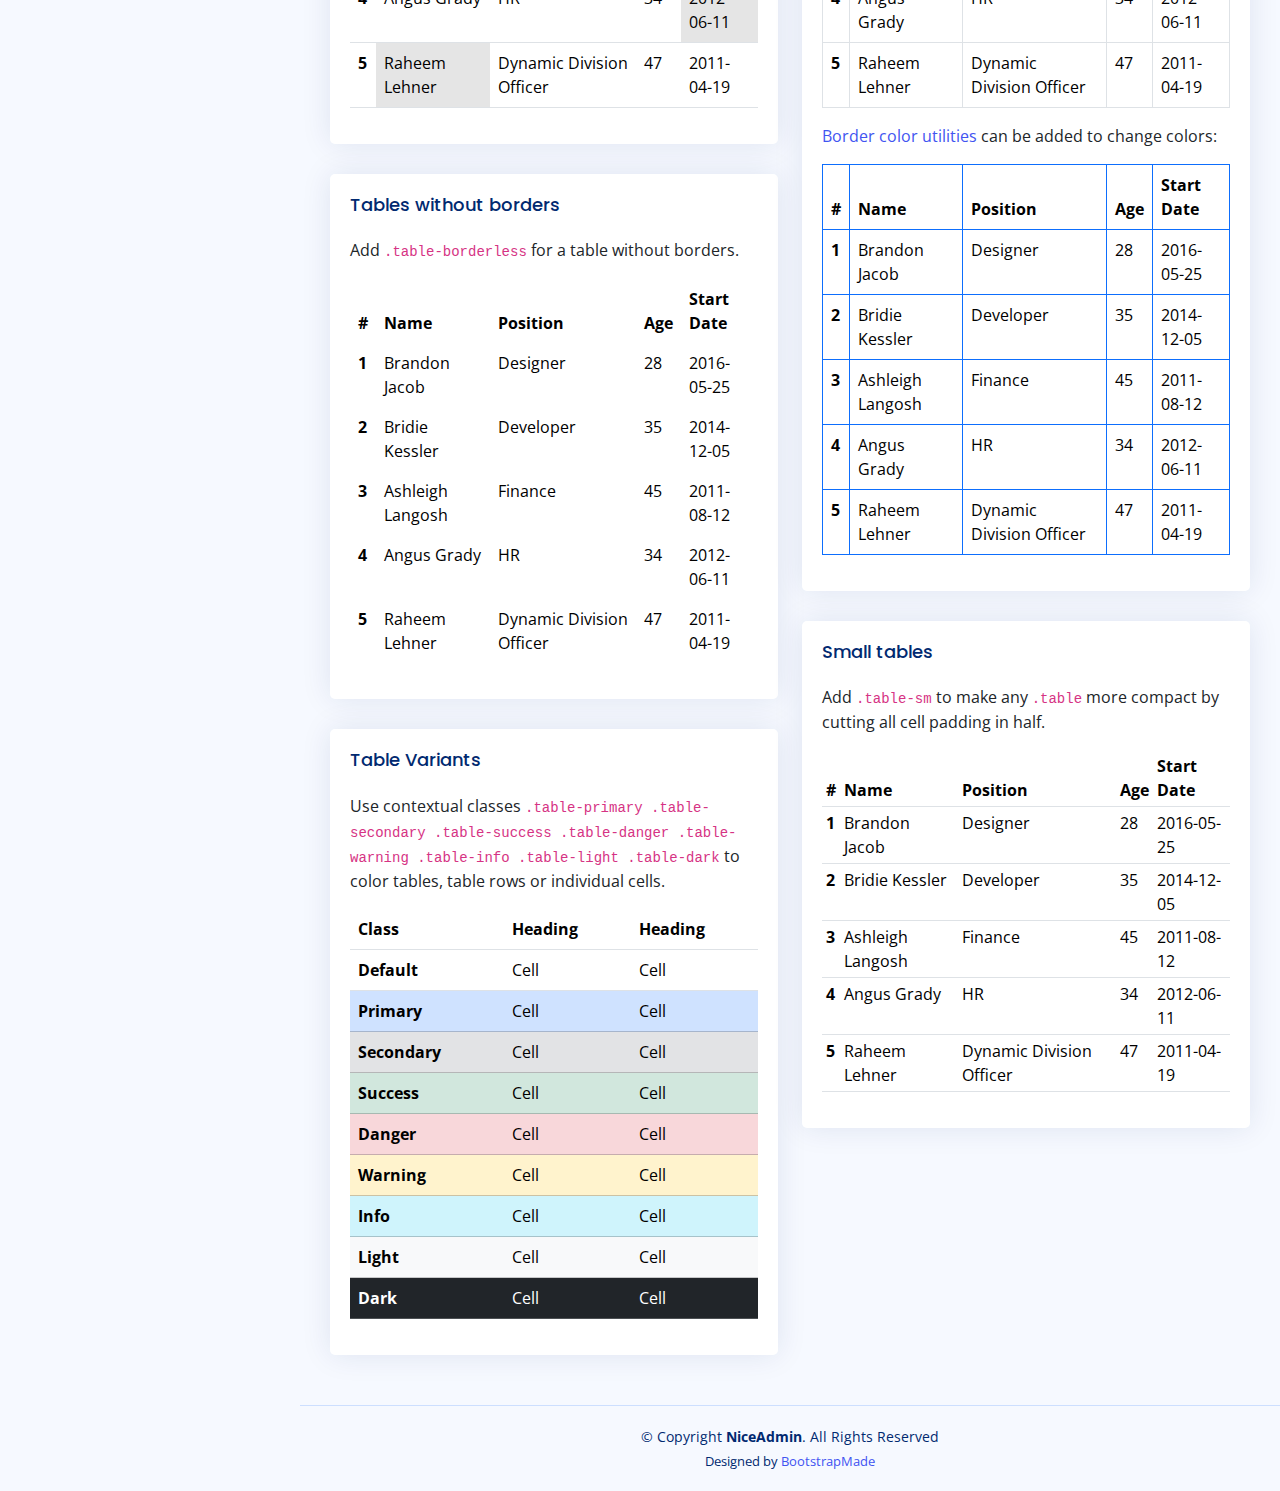
<file: PackProApp/wwwroot/tables-general.html>
<!DOCTYPE html>
<html lang="en">

<head>
  <meta charset="utf-8">
  <meta content="width=device-width, initial-scale=1.0" name="viewport">

  <title>Tables / General - NiceAdmin Bootstrap Template</title>
  <meta content="" name="description">
  <meta content="" name="keywords">

  <!-- Favicons -->
  <link href="assets/img/favicon.png" rel="icon">
  <link href="assets/img/apple-touch-icon.png" rel="apple-touch-icon">

  <!-- Google Fonts -->
  <link href="https://fonts.gstatic.com" rel="preconnect">
  <link href="https://fonts.googleapis.com/css?family=Open+Sans:300,300i,400,400i,600,600i,700,700i|Nunito:300,300i,400,400i,600,600i,700,700i|Poppins:300,300i,400,400i,500,500i,600,600i,700,700i" rel="stylesheet">

  <!-- Vendor CSS Files -->
  <link href="assets/vendor/bootstrap/css/bootstrap.min.css" rel="stylesheet">
  <link href="assets/vendor/bootstrap-icons/bootstrap-icons.css" rel="stylesheet">
  <link href="assets/vendor/boxicons/css/boxicons.min.css" rel="stylesheet">
  <link href="assets/vendor/quill/quill.snow.css" rel="stylesheet">
  <link href="assets/vendor/quill/quill.bubble.css" rel="stylesheet">
  <link href="assets/vendor/remixicon/remixicon.css" rel="stylesheet">
  <link href="assets/vendor/simple-datatables/style.css" rel="stylesheet">

  <!-- Template Main CSS File -->
  <link href="assets/css/style.css" rel="stylesheet">

  <!-- =======================================================
  * Template Name: NiceAdmin
  * Template URL: https://bootstrapmade.com/nice-admin-bootstrap-admin-html-template/
  * Updated: Apr 20 2024 with Bootstrap v5.3.3
  * Author: BootstrapMade.com
  * License: https://bootstrapmade.com/license/
  ======================================================== -->
</head>

<body>

  <!-- ======= Header ======= -->
  <header id="header" class="header fixed-top d-flex align-items-center">

    <div class="d-flex align-items-center justify-content-between">
      <a href="index.html" class="logo d-flex align-items-center">
        <img src="assets/img/logo.png" alt="">
        <span class="d-none d-lg-block">NiceAdmin</span>
      </a>
      <i class="bi bi-list toggle-sidebar-btn"></i>
    </div><!-- End Logo -->

    <div class="search-bar">
      <form class="search-form d-flex align-items-center" method="POST" action="#">
        <input type="text" name="query" placeholder="Search" title="Enter search keyword">
        <button type="submit" title="Search"><i class="bi bi-search"></i></button>
      </form>
    </div><!-- End Search Bar -->

    <nav class="header-nav ms-auto">
      <ul class="d-flex align-items-center">

        <li class="nav-item d-block d-lg-none">
          <a class="nav-link nav-icon search-bar-toggle " href="#">
            <i class="bi bi-search"></i>
          </a>
        </li><!-- End Search Icon-->

        <li class="nav-item dropdown">

          <a class="nav-link nav-icon" href="#" data-bs-toggle="dropdown">
            <i class="bi bi-bell"></i>
            <span class="badge bg-primary badge-number">4</span>
          </a><!-- End Notification Icon -->

          <ul class="dropdown-menu dropdown-menu-end dropdown-menu-arrow notifications">
            <li class="dropdown-header">
              You have 4 new notifications
              <a href="#"><span class="badge rounded-pill bg-primary p-2 ms-2">View all</span></a>
            </li>
            <li>
              <hr class="dropdown-divider">
            </li>

            <li class="notification-item">
              <i class="bi bi-exclamation-circle text-warning"></i>
              <div>
                <h4>Lorem Ipsum</h4>
                <p>Quae dolorem earum veritatis oditseno</p>
                <p>30 min. ago</p>
              </div>
            </li>

            <li>
              <hr class="dropdown-divider">
            </li>

            <li class="notification-item">
              <i class="bi bi-x-circle text-danger"></i>
              <div>
                <h4>Atque rerum nesciunt</h4>
                <p>Quae dolorem earum veritatis oditseno</p>
                <p>1 hr. ago</p>
              </div>
            </li>

            <li>
              <hr class="dropdown-divider">
            </li>

            <li class="notification-item">
              <i class="bi bi-check-circle text-success"></i>
              <div>
                <h4>Sit rerum fuga</h4>
                <p>Quae dolorem earum veritatis oditseno</p>
                <p>2 hrs. ago</p>
              </div>
            </li>

            <li>
              <hr class="dropdown-divider">
            </li>

            <li class="notification-item">
              <i class="bi bi-info-circle text-primary"></i>
              <div>
                <h4>Dicta reprehenderit</h4>
                <p>Quae dolorem earum veritatis oditseno</p>
                <p>4 hrs. ago</p>
              </div>
            </li>

            <li>
              <hr class="dropdown-divider">
            </li>
            <li class="dropdown-footer">
              <a href="#">Show all notifications</a>
            </li>

          </ul><!-- End Notification Dropdown Items -->

        </li><!-- End Notification Nav -->

        <li class="nav-item dropdown">

          <a class="nav-link nav-icon" href="#" data-bs-toggle="dropdown">
            <i class="bi bi-chat-left-text"></i>
            <span class="badge bg-success badge-number">3</span>
          </a><!-- End Messages Icon -->

          <ul class="dropdown-menu dropdown-menu-end dropdown-menu-arrow messages">
            <li class="dropdown-header">
              You have 3 new messages
              <a href="#"><span class="badge rounded-pill bg-primary p-2 ms-2">View all</span></a>
            </li>
            <li>
              <hr class="dropdown-divider">
            </li>

            <li class="message-item">
              <a href="#">
                <img src="assets/img/messages-1.jpg" alt="" class="rounded-circle">
                <div>
                  <h4>Maria Hudson</h4>
                  <p>Velit asperiores et ducimus soluta repudiandae labore officia est ut...</p>
                  <p>4 hrs. ago</p>
                </div>
              </a>
            </li>
            <li>
              <hr class="dropdown-divider">
            </li>

            <li class="message-item">
              <a href="#">
                <img src="assets/img/messages-2.jpg" alt="" class="rounded-circle">
                <div>
                  <h4>Anna Nelson</h4>
                  <p>Velit asperiores et ducimus soluta repudiandae labore officia est ut...</p>
                  <p>6 hrs. ago</p>
                </div>
              </a>
            </li>
            <li>
              <hr class="dropdown-divider">
            </li>

            <li class="message-item">
              <a href="#">
                <img src="assets/img/messages-3.jpg" alt="" class="rounded-circle">
                <div>
                  <h4>David Muldon</h4>
                  <p>Velit asperiores et ducimus soluta repudiandae labore officia est ut...</p>
                  <p>8 hrs. ago</p>
                </div>
              </a>
            </li>
            <li>
              <hr class="dropdown-divider">
            </li>

            <li class="dropdown-footer">
              <a href="#">Show all messages</a>
            </li>

          </ul><!-- End Messages Dropdown Items -->

        </li><!-- End Messages Nav -->

        <li class="nav-item dropdown pe-3">

          <a class="nav-link nav-profile d-flex align-items-center pe-0" href="#" data-bs-toggle="dropdown">
            <img src="assets/img/profile-img.jpg" alt="Profile" class="rounded-circle">
            <span class="d-none d-md-block dropdown-toggle ps-2">K. Anderson</span>
          </a><!-- End Profile Iamge Icon -->

          <ul class="dropdown-menu dropdown-menu-end dropdown-menu-arrow profile">
            <li class="dropdown-header">
              <h6>Kevin Anderson</h6>
              <span>Web Designer</span>
            </li>
            <li>
              <hr class="dropdown-divider">
            </li>

            <li>
              <a class="dropdown-item d-flex align-items-center" href="users-profile.html">
                <i class="bi bi-person"></i>
                <span>My Profile</span>
              </a>
            </li>
            <li>
              <hr class="dropdown-divider">
            </li>

            <li>
              <a class="dropdown-item d-flex align-items-center" href="users-profile.html">
                <i class="bi bi-gear"></i>
                <span>Account Settings</span>
              </a>
            </li>
            <li>
              <hr class="dropdown-divider">
            </li>

            <li>
              <a class="dropdown-item d-flex align-items-center" href="pages-faq.html">
                <i class="bi bi-question-circle"></i>
                <span>Need Help?</span>
              </a>
            </li>
            <li>
              <hr class="dropdown-divider">
            </li>

            <li>
              <a class="dropdown-item d-flex align-items-center" href="#">
                <i class="bi bi-box-arrow-right"></i>
                <span>Sign Out</span>
              </a>
            </li>

          </ul><!-- End Profile Dropdown Items -->
        </li><!-- End Profile Nav -->

      </ul>
    </nav><!-- End Icons Navigation -->

  </header><!-- End Header -->

  <!-- ======= Sidebar ======= -->
  <aside id="sidebar" class="sidebar">

    <ul class="sidebar-nav" id="sidebar-nav">

      <li class="nav-item">
        <a class="nav-link collapsed" href="index.html">
          <i class="bi bi-grid"></i>
          <span>Dashboard</span>
        </a>
      </li><!-- End Dashboard Nav -->

      <li class="nav-item">
        <a class="nav-link collapsed" data-bs-target="#components-nav" data-bs-toggle="collapse" href="#">
          <i class="bi bi-menu-button-wide"></i><span>Components</span><i class="bi bi-chevron-down ms-auto"></i>
        </a>
        <ul id="components-nav" class="nav-content collapse " data-bs-parent="#sidebar-nav">
          <li>
            <a href="components-alerts.html">
              <i class="bi bi-circle"></i><span>Alerts</span>
            </a>
          </li>
          <li>
            <a href="components-accordion.html">
              <i class="bi bi-circle"></i><span>Accordion</span>
            </a>
          </li>
          <li>
            <a href="components-badges.html">
              <i class="bi bi-circle"></i><span>Badges</span>
            </a>
          </li>
          <li>
            <a href="components-breadcrumbs.html">
              <i class="bi bi-circle"></i><span>Breadcrumbs</span>
            </a>
          </li>
          <li>
            <a href="components-buttons.html">
              <i class="bi bi-circle"></i><span>Buttons</span>
            </a>
          </li>
          <li>
            <a href="components-cards.html">
              <i class="bi bi-circle"></i><span>Cards</span>
            </a>
          </li>
          <li>
            <a href="components-carousel.html">
              <i class="bi bi-circle"></i><span>Carousel</span>
            </a>
          </li>
          <li>
            <a href="components-list-group.html">
              <i class="bi bi-circle"></i><span>List group</span>
            </a>
          </li>
          <li>
            <a href="components-modal.html">
              <i class="bi bi-circle"></i><span>Modal</span>
            </a>
          </li>
          <li>
            <a href="components-tabs.html">
              <i class="bi bi-circle"></i><span>Tabs</span>
            </a>
          </li>
          <li>
            <a href="components-pagination.html">
              <i class="bi bi-circle"></i><span>Pagination</span>
            </a>
          </li>
          <li>
            <a href="components-progress.html">
              <i class="bi bi-circle"></i><span>Progress</span>
            </a>
          </li>
          <li>
            <a href="components-spinners.html">
              <i class="bi bi-circle"></i><span>Spinners</span>
            </a>
          </li>
          <li>
            <a href="components-tooltips.html">
              <i class="bi bi-circle"></i><span>Tooltips</span>
            </a>
          </li>
        </ul>
      </li><!-- End Components Nav -->

      <li class="nav-item">
        <a class="nav-link collapsed" data-bs-target="#forms-nav" data-bs-toggle="collapse" href="#">
          <i class="bi bi-journal-text"></i><span>Forms</span><i class="bi bi-chevron-down ms-auto"></i>
        </a>
        <ul id="forms-nav" class="nav-content collapse " data-bs-parent="#sidebar-nav">
          <li>
            <a href="forms-elements.html">
              <i class="bi bi-circle"></i><span>Form Elements</span>
            </a>
          </li>
          <li>
            <a href="forms-layouts.html">
              <i class="bi bi-circle"></i><span>Form Layouts</span>
            </a>
          </li>
          <li>
            <a href="forms-editors.html">
              <i class="bi bi-circle"></i><span>Form Editors</span>
            </a>
          </li>
          <li>
            <a href="forms-validation.html">
              <i class="bi bi-circle"></i><span>Form Validation</span>
            </a>
          </li>
        </ul>
      </li><!-- End Forms Nav -->

      <li class="nav-item">
        <a class="nav-link " data-bs-target="#tables-nav" data-bs-toggle="collapse" href="#">
          <i class="bi bi-layout-text-window-reverse"></i><span>Tables</span><i class="bi bi-chevron-down ms-auto"></i>
        </a>
        <ul id="tables-nav" class="nav-content collapse show" data-bs-parent="#sidebar-nav">
          <li>
            <a href="tables-general.html" class="active">
              <i class="bi bi-circle"></i><span>General Tables</span>
            </a>
          </li>
          <li>
            <a href="tables-data.html">
              <i class="bi bi-circle"></i><span>Data Tables</span>
            </a>
          </li>
        </ul>
      </li><!-- End Tables Nav -->

      <li class="nav-item">
        <a class="nav-link collapsed" data-bs-target="#charts-nav" data-bs-toggle="collapse" href="#">
          <i class="bi bi-bar-chart"></i><span>Charts</span><i class="bi bi-chevron-down ms-auto"></i>
        </a>
        <ul id="charts-nav" class="nav-content collapse " data-bs-parent="#sidebar-nav">
          <li>
            <a href="charts-chartjs.html">
              <i class="bi bi-circle"></i><span>Chart.js</span>
            </a>
          </li>
          <li>
            <a href="charts-apexcharts.html">
              <i class="bi bi-circle"></i><span>ApexCharts</span>
            </a>
          </li>
          <li>
            <a href="charts-echarts.html">
              <i class="bi bi-circle"></i><span>ECharts</span>
            </a>
          </li>
        </ul>
      </li><!-- End Charts Nav -->

      <li class="nav-item">
        <a class="nav-link collapsed" data-bs-target="#icons-nav" data-bs-toggle="collapse" href="#">
          <i class="bi bi-gem"></i><span>Icons</span><i class="bi bi-chevron-down ms-auto"></i>
        </a>
        <ul id="icons-nav" class="nav-content collapse " data-bs-parent="#sidebar-nav">
          <li>
            <a href="icons-bootstrap.html">
              <i class="bi bi-circle"></i><span>Bootstrap Icons</span>
            </a>
          </li>
          <li>
            <a href="icons-remix.html">
              <i class="bi bi-circle"></i><span>Remix Icons</span>
            </a>
          </li>
          <li>
            <a href="icons-boxicons.html">
              <i class="bi bi-circle"></i><span>Boxicons</span>
            </a>
          </li>
        </ul>
      </li><!-- End Icons Nav -->

      <li class="nav-heading">Pages</li>

      <li class="nav-item">
        <a class="nav-link collapsed" href="users-profile.html">
          <i class="bi bi-person"></i>
          <span>Profile</span>
        </a>
      </li><!-- End Profile Page Nav -->

      <li class="nav-item">
        <a class="nav-link collapsed" href="pages-faq.html">
          <i class="bi bi-question-circle"></i>
          <span>F.A.Q</span>
        </a>
      </li><!-- End F.A.Q Page Nav -->

      <li class="nav-item">
        <a class="nav-link collapsed" href="pages-contact.html">
          <i class="bi bi-envelope"></i>
          <span>Contact</span>
        </a>
      </li><!-- End Contact Page Nav -->

      <li class="nav-item">
        <a class="nav-link collapsed" href="pages-register.html">
          <i class="bi bi-card-list"></i>
          <span>Register</span>
        </a>
      </li><!-- End Register Page Nav -->

      <li class="nav-item">
        <a class="nav-link collapsed" href="pages-login.html">
          <i class="bi bi-box-arrow-in-right"></i>
          <span>Login</span>
        </a>
      </li><!-- End Login Page Nav -->

      <li class="nav-item">
        <a class="nav-link collapsed" href="pages-error-404.html">
          <i class="bi bi-dash-circle"></i>
          <span>Error 404</span>
        </a>
      </li><!-- End Error 404 Page Nav -->

      <li class="nav-item">
        <a class="nav-link collapsed" href="pages-blank.html">
          <i class="bi bi-file-earmark"></i>
          <span>Blank</span>
        </a>
      </li><!-- End Blank Page Nav -->

    </ul>

  </aside><!-- End Sidebar-->

  <main id="main" class="main">

    <div class="pagetitle">
      <h1>General Tables</h1>
      <nav>
        <ol class="breadcrumb">
          <li class="breadcrumb-item"><a href="index.html">Home</a></li>
          <li class="breadcrumb-item">Tables</li>
          <li class="breadcrumb-item active">General</li>
        </ol>
      </nav>
    </div><!-- End Page Title -->

    <section class="section">
      <div class="row">
        <div class="col-lg-6">

          <div class="card">
            <div class="card-body">
              <h5 class="card-title">Default Table</h5>

              <!-- Default Table -->
              <table class="table">
                <thead>
                  <tr>
                    <th scope="col">#</th>
                    <th scope="col">Name</th>
                    <th scope="col">Position</th>
                    <th scope="col">Age</th>
                    <th scope="col">Start Date</th>
                  </tr>
                </thead>
                <tbody>
                  <tr>
                    <th scope="row">1</th>
                    <td>Brandon Jacob</td>
                    <td>Designer</td>
                    <td>28</td>
                    <td>2016-05-25</td>
                  </tr>
                  <tr>
                    <th scope="row">2</th>
                    <td>Bridie Kessler</td>
                    <td>Developer</td>
                    <td>35</td>
                    <td>2014-12-05</td>
                  </tr>
                  <tr>
                    <th scope="row">3</th>
                    <td>Ashleigh Langosh</td>
                    <td>Finance</td>
                    <td>45</td>
                    <td>2011-08-12</td>
                  </tr>
                  <tr>
                    <th scope="row">4</th>
                    <td>Angus Grady</td>
                    <td>HR</td>
                    <td>34</td>
                    <td>2012-06-11</td>
                  </tr>
                  <tr>
                    <th scope="row">5</th>
                    <td>Raheem Lehner</td>
                    <td>Dynamic Division Officer</td>
                    <td>47</td>
                    <td>2011-04-19</td>
                  </tr>
                </tbody>
              </table>
              <!-- End Default Table Example -->
            </div>
          </div>

          <div class="card">
            <div class="card-body">
              <h5 class="card-title">Dark Table</h5>

              <!-- Dark Table -->
              <table class="table table-dark">
                <thead>
                  <tr>
                    <th scope="col">#</th>
                    <th scope="col">Name</th>
                    <th scope="col">Position</th>
                    <th scope="col">Age</th>
                    <th scope="col">Start Date</th>
                  </tr>
                </thead>
                <tbody>
                  <tr>
                    <th scope="row">1</th>
                    <td>Brandon Jacob</td>
                    <td>Designer</td>
                    <td>28</td>
                    <td>2016-05-25</td>
                  </tr>
                  <tr>
                    <th scope="row">2</th>
                    <td>Bridie Kessler</td>
                    <td>Developer</td>
                    <td>35</td>
                    <td>2014-12-05</td>
                  </tr>
                  <tr>
                    <th scope="row">3</th>
                    <td>Ashleigh Langosh</td>
                    <td>Finance</td>
                    <td>45</td>
                    <td>2011-08-12</td>
                  </tr>
                  <tr>
                    <th scope="row">4</th>
                    <td>Angus Grady</td>
                    <td>HR</td>
                    <td>34</td>
                    <td>2012-06-11</td>
                  </tr>
                  <tr>
                    <th scope="row">5</th>
                    <td>Raheem Lehner</td>
                    <td>Dynamic Division Officer</td>
                    <td>47</td>
                    <td>2011-04-19</td>
                  </tr>
                </tbody>
              </table>
              <!-- End Dark Table -->

            </div>
          </div>

          <div class="card">
            <div class="card-body">
              <h5 class="card-title">Active Table</h5>
              <p>Highlight a table row or cell by adding a <code>.table-active</code> class.</p>
              <!-- Active Table -->
              <table class="table">
                <thead>
                  <tr>
                    <th scope="col">#</th>
                    <th scope="col">Name</th>
                    <th scope="col">Position</th>
                    <th scope="col">Age</th>
                    <th scope="col">Start Date</th>
                  </tr>
                </thead>
                <tbody>
                  <tr>
                    <th scope="row">1</th>
                    <td>Brandon Jacob</td>
                    <td>Designer</td>
                    <td>28</td>
                    <td>2016-05-25</td>
                  </tr>
                  <tr>
                    <th scope="row">2</th>
                    <td>Bridie Kessler</td>
                    <td class="table-active">Developer</td>
                    <td>35</td>
                    <td>2014-12-05</td>
                  </tr>
                  <tr>
                    <th scope="row">3</th>
                    <td>Ashleigh Langosh</td>
                    <td>Finance</td>
                    <td>45</td>
                    <td>2011-08-12</td>
                  </tr>
                  <tr>
                    <th scope="row">4</th>
                    <td>Angus Grady</td>
                    <td>HR</td>
                    <td>34</td>
                    <td class="table-active">2012-06-11</td>
                  </tr>
                  <tr>
                    <th scope="row">5</th>
                    <td class="table-active">Raheem Lehner</td>
                    <td>Dynamic Division Officer</td>
                    <td>47</td>
                    <td>2011-04-19</td>
                  </tr>
                </tbody>
              </table>
              <!-- End Active Table -->

            </div>
          </div>

          <div class="card">
            <div class="card-body">
              <h5 class="card-title">Tables without borders</h5>
              <p>Add <code>.table-borderless</code> for a table without borders.</p>
              <!-- Active Table -->
              <table class="table table-borderless">
                <thead>
                  <tr>
                    <th scope="col">#</th>
                    <th scope="col">Name</th>
                    <th scope="col">Position</th>
                    <th scope="col">Age</th>
                    <th scope="col">Start Date</th>
                  </tr>
                </thead>
                <tbody>
                  <tr>
                    <th scope="row">1</th>
                    <td>Brandon Jacob</td>
                    <td>Designer</td>
                    <td>28</td>
                    <td>2016-05-25</td>
                  </tr>
                  <tr>
                    <th scope="row">2</th>
                    <td>Bridie Kessler</td>
                    <td>Developer</td>
                    <td>35</td>
                    <td>2014-12-05</td>
                  </tr>
                  <tr>
                    <th scope="row">3</th>
                    <td>Ashleigh Langosh</td>
                    <td>Finance</td>
                    <td>45</td>
                    <td>2011-08-12</td>
                  </tr>
                  <tr>
                    <th scope="row">4</th>
                    <td>Angus Grady</td>
                    <td>HR</td>
                    <td>34</td>
                    <td>2012-06-11</td>
                  </tr>
                  <tr>
                    <th scope="row">5</th>
                    <td>Raheem Lehner</td>
                    <td>Dynamic Division Officer</td>
                    <td>47</td>
                    <td>2011-04-19</td>
                  </tr>
                </tbody>
              </table>
              <!-- End Tables without borders -->

            </div>
          </div>

          <div class="card">
            <div class="card-body">
              <h5 class="card-title">Table Variants</h5>
              <p>Use contextual classes <code>.table-primary .table-secondary .table-success .table-danger .table-warning .table-info .table-light .table-dark</code> to color tables, table rows or individual cells.</p>
              <!-- Table Variants -->
              <table class="table">
                <thead>
                  <tr>
                    <th scope="col">Class</th>
                    <th scope="col">Heading</th>
                    <th scope="col">Heading</th>
                  </tr>
                </thead>
                <tbody>
                  <tr>
                    <th scope="row">Default</th>
                    <td>Cell</td>
                    <td>Cell</td>
                  </tr>

                  <tr class="table-primary">
                    <th scope="row">Primary</th>
                    <td>Cell</td>
                    <td>Cell</td>
                  </tr>
                  <tr class="table-secondary">
                    <th scope="row">Secondary</th>
                    <td>Cell</td>
                    <td>Cell</td>
                  </tr>
                  <tr class="table-success">
                    <th scope="row">Success</th>
                    <td>Cell</td>
                    <td>Cell</td>
                  </tr>
                  <tr class="table-danger">
                    <th scope="row">Danger</th>
                    <td>Cell</td>
                    <td>Cell</td>
                  </tr>
                  <tr class="table-warning">
                    <th scope="row">Warning</th>
                    <td>Cell</td>
                    <td>Cell</td>
                  </tr>
                  <tr class="table-info">
                    <th scope="row">Info</th>
                    <td>Cell</td>
                    <td>Cell</td>
                  </tr>
                  <tr class="table-light">
                    <th scope="row">Light</th>
                    <td>Cell</td>
                    <td>Cell</td>
                  </tr>
                  <tr class="table-dark">
                    <th scope="row">Dark</th>
                    <td>Cell</td>
                    <td>Cell</td>
                  </tr>
                </tbody>
              </table>
              <!-- End Table Variants -->

            </div>
          </div>

        </div>

        <div class="col-lg-6">

          <div class="card">
            <div class="card-body">
              <h5 class="card-title">Table with stripped rows</h5>

              <!-- Table with stripped rows -->
              <table class="table table-striped">
                <thead>
                  <tr>
                    <th scope="col">#</th>
                    <th scope="col">Name</th>
                    <th scope="col">Position</th>
                    <th scope="col">Age</th>
                    <th scope="col">Start Date</th>
                  </tr>
                </thead>
                <tbody>
                  <tr>
                    <th scope="row">1</th>
                    <td>Brandon Jacob</td>
                    <td>Designer</td>
                    <td>28</td>
                    <td>2016-05-25</td>
                  </tr>
                  <tr>
                    <th scope="row">2</th>
                    <td>Bridie Kessler</td>
                    <td>Developer</td>
                    <td>35</td>
                    <td>2014-12-05</td>
                  </tr>
                  <tr>
                    <th scope="row">3</th>
                    <td>Ashleigh Langosh</td>
                    <td>Finance</td>
                    <td>45</td>
                    <td>2011-08-12</td>
                  </tr>
                  <tr>
                    <th scope="row">4</th>
                    <td>Angus Grady</td>
                    <td>HR</td>
                    <td>34</td>
                    <td>2012-06-11</td>
                  </tr>
                  <tr>
                    <th scope="row">5</th>
                    <td>Raheem Lehner</td>
                    <td>Dynamic Division Officer</td>
                    <td>47</td>
                    <td>2011-04-19</td>
                  </tr>
                </tbody>
              </table>
              <!-- End Table with stripped rows -->

            </div>
          </div>

          <div class="card">
            <div class="card-body">
              <h5 class="card-title">Table with hoverable rows</h5>

              <!-- Table with hoverable rows -->
              <table class="table table-hover">
                <thead>
                  <tr>
                    <th scope="col">#</th>

                    <th scope="col">Name</th>
                    <th scope="col">Position</th>
                    <th scope="col">Age</th>
                    <th scope="col">Start Date</th>
                  </tr>
                </thead>
                <tbody>
                  <tr>
                    <th scope="row">1</th>
                    <td>Brandon Jacob</td>
                    <td>Designer</td>
                    <td>28</td>
                    <td>2016-05-25</td>
                  </tr>
                  <tr>
                    <th scope="row">2</th>
                    <td>Bridie Kessler</td>
                    <td>Developer</td>
                    <td>35</td>
                    <td>2014-12-05</td>
                  </tr>
                  <tr>
                    <th scope="row">3</th>
                    <td>Ashleigh Langosh</td>
                    <td>Finance</td>
                    <td>45</td>
                    <td>2011-08-12</td>
                  </tr>
                  <tr>
                    <th scope="row">4</th>
                    <td>Angus Grady</td>
                    <td>HR</td>
                    <td>34</td>
                    <td>2012-06-11</td>
                  </tr>
                  <tr>
                    <th scope="row">5</th>
                    <td>Raheem Lehner</td>
                    <td>Dynamic Division Officer</td>
                    <td>47</td>
                    <td>2011-04-19</td>
                  </tr>
                </tbody>
              </table>
              <!-- End Table with hoverable rows -->

            </div>
          </div>

          <div class="card">
            <div class="card-body">
              <h5 class="card-title">Bordered Table</h5>
              <p>Add <code>.table-bordered</code> for borders on all sides of the table and cells.</p>
              <!-- Bordered Table -->
              <table class="table table-bordered">
                <thead>
                  <tr>
                    <th scope="col">#</th>
                    <th scope="col">Name</th>
                    <th scope="col">Position</th>
                    <th scope="col">Age</th>
                    <th scope="col">Start Date</th>
                  </tr>
                </thead>
                <tbody>
                  <tr>
                    <th scope="row">1</th>
                    <td>Brandon Jacob</td>
                    <td>Designer</td>
                    <td>28</td>
                    <td>2016-05-25</td>
                  </tr>
                  <tr>
                    <th scope="row">2</th>
                    <td>Bridie Kessler</td>
                    <td>Developer</td>
                    <td>35</td>
                    <td>2014-12-05</td>
                  </tr>
                  <tr>
                    <th scope="row">3</th>
                    <td>Ashleigh Langosh</td>
                    <td>Finance</td>
                    <td>45</td>
                    <td>2011-08-12</td>
                  </tr>
                  <tr>
                    <th scope="row">4</th>
                    <td>Angus Grady</td>
                    <td>HR</td>
                    <td>34</td>
                    <td>2012-06-11</td>
                  </tr>
                  <tr>
                    <th scope="row">5</th>
                    <td>Raheem Lehner</td>
                    <td>Dynamic Division Officer</td>
                    <td>47</td>
                    <td>2011-04-19</td>
                  </tr>
                </tbody>
              </table>
              <!-- End Bordered Table -->

              <p><a href="https://getbootstrap.com/docs/5.0/utilities/borders/#border-color" target="_blank">Border color utilities</a> can be added to change colors:</p>

              <!-- Primary Color Bordered Table -->
              <table class="table table-bordered border-primary">
                <thead>
                  <tr>
                    <th scope="col">#</th>
                    <th scope="col">Name</th>
                    <th scope="col">Position</th>
                    <th scope="col">Age</th>
                    <th scope="col">Start Date</th>
                  </tr>
                </thead>
                <tbody>
                  <tr>
                    <th scope="row">1</th>
                    <td>Brandon Jacob</td>
                    <td>Designer</td>
                    <td>28</td>
                    <td>2016-05-25</td>
                  </tr>
                  <tr>
                    <th scope="row">2</th>
                    <td>Bridie Kessler</td>
                    <td>Developer</td>
                    <td>35</td>
                    <td>2014-12-05</td>
                  </tr>
                  <tr>
                    <th scope="row">3</th>
                    <td>Ashleigh Langosh</td>
                    <td>Finance</td>
                    <td>45</td>
                    <td>2011-08-12</td>
                  </tr>
                  <tr>
                    <th scope="row">4</th>
                    <td>Angus Grady</td>
                    <td>HR</td>
                    <td>34</td>
                    <td>2012-06-11</td>
                  </tr>
                  <tr>
                    <th scope="row">5</th>
                    <td>Raheem Lehner</td>
                    <td>Dynamic Division Officer</td>
                    <td>47</td>
                    <td>2011-04-19</td>
                  </tr>
                </tbody>
              </table>
              <!-- End Primary Color Bordered Table -->

            </div>
          </div>

          <div class="card">
            <div class="card-body">
              <h5 class="card-title">Small tables</h5>
              <p>Add <code>.table-sm</code> to make any <code>.table</code> more compact by cutting all cell padding in half.</p>
              <!-- Small tables -->
              <table class="table table-sm">
                <thead>
                  <tr>
                    <th scope="col">#</th>
                    <th scope="col">Name</th>
                    <th scope="col">Position</th>
                    <th scope="col">Age</th>
                    <th scope="col">Start Date</th>
                  </tr>
                </thead>
                <tbody>
                  <tr>
                    <th scope="row">1</th>
                    <td>Brandon Jacob</td>
                    <td>Designer</td>
                    <td>28</td>
                    <td>2016-05-25</td>
                  </tr>
                  <tr>
                    <th scope="row">2</th>
                    <td>Bridie Kessler</td>
                    <td>Developer</td>
                    <td>35</td>
                    <td>2014-12-05</td>
                  </tr>
                  <tr>
                    <th scope="row">3</th>
                    <td>Ashleigh Langosh</td>
                    <td>Finance</td>
                    <td>45</td>
                    <td>2011-08-12</td>
                  </tr>
                  <tr>
                    <th scope="row">4</th>
                    <td>Angus Grady</td>
                    <td>HR</td>
                    <td>34</td>
                    <td>2012-06-11</td>
                  </tr>
                  <tr>
                    <th scope="row">5</th>
                    <td>Raheem Lehner</td>
                    <td>Dynamic Division Officer</td>
                    <td>47</td>
                    <td>2011-04-19</td>
                  </tr>
                </tbody>
              </table>
              <!-- End small tables -->

            </div>
          </div>

        </div>
      </div>
    </section>

  </main><!-- End #main -->

  <!-- ======= Footer ======= -->
  <footer id="footer" class="footer">
    <div class="copyright">
      &copy; Copyright <strong><span>NiceAdmin</span></strong>. All Rights Reserved
    </div>
    <div class="credits">
      <!-- All the links in the footer should remain intact. -->
      <!-- You can delete the links only if you purchased the pro version. -->
      <!-- Licensing information: https://bootstrapmade.com/license/ -->
      <!-- Purchase the pro version with working PHP/AJAX contact form: https://bootstrapmade.com/nice-admin-bootstrap-admin-html-template/ -->
      Designed by <a href="https://bootstrapmade.com/">BootstrapMade</a>
    </div>
  </footer><!-- End Footer -->

  <a href="#" class="back-to-top d-flex align-items-center justify-content-center"><i class="bi bi-arrow-up-short"></i></a>

  <!-- Vendor JS Files -->
  <script src="assets/vendor/apexcharts/apexcharts.min.js"></script>
  <script src="assets/vendor/bootstrap/js/bootstrap.bundle.min.js"></script>
  <script src="assets/vendor/chart.js/chart.umd.js"></script>
  <script src="assets/vendor/echarts/echarts.min.js"></script>
  <script src="assets/vendor/quill/quill.js"></script>
  <script src="assets/vendor/simple-datatables/simple-datatables.js"></script>
  <script src="assets/vendor/tinymce/tinymce.min.js"></script>
  <script src="assets/vendor/php-email-form/validate.js"></script>

  <!-- Template Main JS File -->
  <script src="assets/js/main.js"></script>

</body>

</html>
</file>
<file: PackProApp/wwwroot/assets/vendor/quill/quill.snow.css>
/*!
 * Quill Editor v2.0.0
 * https://quilljs.com
 * Copyright (c) 2017-2024, Slab
 * Copyright (c) 2014, Jason Chen
 * Copyright (c) 2013, salesforce.com
 */
.ql-container{box-sizing:border-box;font-family:Helvetica,Arial,sans-serif;font-size:13px;height:100%;margin:0;position:relative}.ql-container.ql-disabled .ql-tooltip{visibility:hidden}.ql-container:not(.ql-disabled) li[data-list=checked] > .ql-ui,.ql-container:not(.ql-disabled) li[data-list=unchecked] > .ql-ui{cursor:pointer}.ql-clipboard{left:-100000px;height:1px;overflow-y:hidden;position:absolute;top:50%}.ql-clipboard p{margin:0;padding:0}.ql-editor{box-sizing:border-box;counter-reset:list-0 list-1 list-2 list-3 list-4 list-5 list-6 list-7 list-8 list-9;line-height:1.42;height:100%;outline:none;overflow-y:auto;padding:12px 15px;tab-size:4;-moz-tab-size:4;text-align:left;white-space:pre-wrap;word-wrap:break-word}.ql-editor > *{cursor:text}.ql-editor p,.ql-editor ol,.ql-editor pre,.ql-editor blockquote,.ql-editor h1,.ql-editor h2,.ql-editor h3,.ql-editor h4,.ql-editor h5,.ql-editor h6{margin:0;padding:0}@supports (counter-set:none){.ql-editor p,.ql-editor h1,.ql-editor h2,.ql-editor h3,.ql-editor h4,.ql-editor h5,.ql-editor h6{counter-set:list-0 list-1 list-2 list-3 list-4 list-5 list-6 list-7 list-8 list-9}}@supports not (counter-set:none){.ql-editor p,.ql-editor h1,.ql-editor h2,.ql-editor h3,.ql-editor h4,.ql-editor h5,.ql-editor h6{counter-reset:list-0 list-1 list-2 list-3 list-4 list-5 list-6 list-7 list-8 list-9}}.ql-editor table{border-collapse:collapse}.ql-editor td{border:1px solid #000;padding:2px 5px}.ql-editor ol{padding-left:1.5em}.ql-editor li{list-style-type:none;padding-left:1.5em;position:relative}.ql-editor li > .ql-ui:before{display:inline-block;margin-left:-1.5em;margin-right:.3em;text-align:right;white-space:nowrap;width:1.2em}.ql-editor li[data-list=checked] > .ql-ui,.ql-editor li[data-list=unchecked] > .ql-ui{color:#777}.ql-editor li[data-list=bullet] > .ql-ui:before{content:'\2022'}.ql-editor li[data-list=checked] > .ql-ui:before{content:'\2611'}.ql-editor li[data-list=unchecked] > .ql-ui:before{content:'\2610'}@supports (counter-set:none){.ql-editor li[data-list]{counter-set:list-1 list-2 list-3 list-4 list-5 list-6 list-7 list-8 list-9}}@supports not (counter-set:none){.ql-editor li[data-list]{counter-reset:list-1 list-2 list-3 list-4 list-5 list-6 list-7 list-8 list-9}}.ql-editor li[data-list=ordered]{counter-increment:list-0}.ql-editor li[data-list=ordered] > .ql-ui:before{content:counter(list-0, decimal) '. '}.ql-editor li[data-list=ordered].ql-indent-1{counter-increment:list-1}.ql-editor li[data-list=ordered].ql-indent-1 > .ql-ui:before{content:counter(list-1, lower-alpha) '. '}@supports (counter-set:none){.ql-editor li[data-list].ql-indent-1{counter-set:list-2 list-3 list-4 list-5 list-6 list-7 list-8 list-9}}@supports not (counter-set:none){.ql-editor li[data-list].ql-indent-1{counter-reset:list-2 list-3 list-4 list-5 list-6 list-7 list-8 list-9}}.ql-editor li[data-list=ordered].ql-indent-2{counter-increment:list-2}.ql-editor li[data-list=ordered].ql-indent-2 > .ql-ui:before{content:counter(list-2, lower-roman) '. '}@supports (counter-set:none){.ql-editor li[data-list].ql-indent-2{counter-set:list-3 list-4 list-5 list-6 list-7 list-8 list-9}}@supports not (counter-set:none){.ql-editor li[data-list].ql-indent-2{counter-reset:list-3 list-4 list-5 list-6 list-7 list-8 list-9}}.ql-editor li[data-list=ordered].ql-indent-3{counter-increment:list-3}.ql-editor li[data-list=ordered].ql-indent-3 > .ql-ui:before{content:counter(list-3, decimal) '. '}@supports (counter-set:none){.ql-editor li[data-list].ql-indent-3{counter-set:list-4 list-5 list-6 list-7 list-8 list-9}}@supports not (counter-set:none){.ql-editor li[data-list].ql-indent-3{counter-reset:list-4 list-5 list-6 list-7 list-8 list-9}}.ql-editor li[data-list=ordered].ql-indent-4{counter-increment:list-4}.ql-editor li[data-list=ordered].ql-indent-4 > .ql-ui:before{content:counter(list-4, lower-alpha) '. '}@supports (counter-set:none){.ql-editor li[data-list].ql-indent-4{counter-set:list-5 list-6 list-7 list-8 list-9}}@supports not (counter-set:none){.ql-editor li[data-list].ql-indent-4{counter-reset:list-5 list-6 list-7 list-8 list-9}}.ql-editor li[data-list=ordered].ql-indent-5{counter-increment:list-5}.ql-editor li[data-list=ordered].ql-indent-5 > .ql-ui:before{content:counter(list-5, lower-roman) '. '}@supports (counter-set:none){.ql-editor li[data-list].ql-indent-5{counter-set:list-6 list-7 list-8 list-9}}@supports not (counter-set:none){.ql-editor li[data-list].ql-indent-5{counter-reset:list-6 list-7 list-8 list-9}}.ql-editor li[data-list=ordered].ql-indent-6{counter-increment:list-6}.ql-editor li[data-list=ordered].ql-indent-6 > .ql-ui:before{content:counter(list-6, decimal) '. '}@supports (counter-set:none){.ql-editor li[data-list].ql-indent-6{counter-set:list-7 list-8 list-9}}@supports not (counter-set:none){.ql-editor li[data-list].ql-indent-6{counter-reset:list-7 list-8 list-9}}.ql-editor li[data-list=ordered].ql-indent-7{counter-increment:list-7}.ql-editor li[data-list=ordered].ql-indent-7 > .ql-ui:before{content:counter(list-7, lower-alpha) '. '}@supports (counter-set:none){.ql-editor li[data-list].ql-indent-7{counter-set:list-8 list-9}}@supports not (counter-set:none){.ql-editor li[data-list].ql-indent-7{counter-reset:list-8 list-9}}.ql-editor li[data-list=ordered].ql-indent-8{counter-increment:list-8}.ql-editor li[data-list=ordered].ql-indent-8 > .ql-ui:before{content:counter(list-8, lower-roman) '. '}@supports (counter-set:none){.ql-editor li[data-list].ql-indent-8{counter-set:list-9}}@supports not (counter-set:none){.ql-editor li[data-list].ql-indent-8{counter-reset:list-9}}.ql-editor li[data-list=ordered].ql-indent-9{counter-increment:list-9}.ql-editor li[data-list=ordered].ql-indent-9 > .ql-ui:before{content:counter(list-9, decimal) '. '}.ql-editor .ql-indent-1:not(.ql-direction-rtl){padding-left:3em}.ql-editor li.ql-indent-1:not(.ql-direction-rtl){padding-left:4.5em}.ql-editor .ql-indent-1.ql-direction-rtl.ql-align-right{padding-right:3em}.ql-editor li.ql-indent-1.ql-direction-rtl.ql-align-right{padding-right:4.5em}.ql-editor .ql-indent-2:not(.ql-direction-rtl){padding-left:6em}.ql-editor li.ql-indent-2:not(.ql-direction-rtl){padding-left:7.5em}.ql-editor .ql-indent-2.ql-direction-rtl.ql-align-right{padding-right:6em}.ql-editor li.ql-indent-2.ql-direction-rtl.ql-align-right{padding-right:7.5em}.ql-editor .ql-indent-3:not(.ql-direction-rtl){padding-left:9em}.ql-editor li.ql-indent-3:not(.ql-direction-rtl){padding-left:10.5em}.ql-editor .ql-indent-3.ql-direction-rtl.ql-align-right{padding-right:9em}.ql-editor li.ql-indent-3.ql-direction-rtl.ql-align-right{padding-right:10.5em}.ql-editor .ql-indent-4:not(.ql-direction-rtl){padding-left:12em}.ql-editor li.ql-indent-4:not(.ql-direction-rtl){padding-left:13.5em}.ql-editor .ql-indent-4.ql-direction-rtl.ql-align-right{padding-right:12em}.ql-editor li.ql-indent-4.ql-direction-rtl.ql-align-right{padding-right:13.5em}.ql-editor .ql-indent-5:not(.ql-direction-rtl){padding-left:15em}.ql-editor li.ql-indent-5:not(.ql-direction-rtl){padding-left:16.5em}.ql-editor .ql-indent-5.ql-direction-rtl.ql-align-right{padding-right:15em}.ql-editor li.ql-indent-5.ql-direction-rtl.ql-align-right{padding-right:16.5em}.ql-editor .ql-indent-6:not(.ql-direction-rtl){padding-left:18em}.ql-editor li.ql-indent-6:not(.ql-direction-rtl){padding-left:19.5em}.ql-editor .ql-indent-6.ql-direction-rtl.ql-align-right{padding-right:18em}.ql-editor li.ql-indent-6.ql-direction-rtl.ql-align-right{padding-right:19.5em}.ql-editor .ql-indent-7:not(.ql-direction-rtl){padding-left:21em}.ql-editor li.ql-indent-7:not(.ql-direction-rtl){padding-left:22.5em}.ql-editor .ql-indent-7.ql-direction-rtl.ql-align-right{padding-right:21em}.ql-editor li.ql-indent-7.ql-direction-rtl.ql-align-right{padding-right:22.5em}.ql-editor .ql-indent-8:not(.ql-direction-rtl){padding-left:24em}.ql-editor li.ql-indent-8:not(.ql-direction-rtl){padding-left:25.5em}.ql-editor .ql-indent-8.ql-direction-rtl.ql-align-right{padding-right:24em}.ql-editor li.ql-indent-8.ql-direction-rtl.ql-align-right{padding-right:25.5em}.ql-editor .ql-indent-9:not(.ql-direction-rtl){padding-left:27em}.ql-editor li.ql-indent-9:not(.ql-direction-rtl){padding-left:28.5em}.ql-editor .ql-indent-9.ql-direction-rtl.ql-align-right{padding-right:27em}.ql-editor li.ql-indent-9.ql-direction-rtl.ql-align-right{padding-right:28.5em}.ql-editor li.ql-direction-rtl{padding-right:1.5em}.ql-editor li.ql-direction-rtl > .ql-ui:before{margin-left:.3em;margin-right:-1.5em;text-align:left}.ql-editor table{table-layout:fixed;width:100%}.ql-editor table td{outline:none}.ql-editor .ql-code-block-container{font-family:monospace}.ql-editor .ql-video{display:block;max-width:100%}.ql-editor .ql-video.ql-align-center{margin:0 auto}.ql-editor .ql-video.ql-align-right{margin:0 0 0 auto}.ql-editor .ql-bg-black{background-color:#000}.ql-editor .ql-bg-red{background-color:#e60000}.ql-editor .ql-bg-orange{background-color:#f90}.ql-editor .ql-bg-yellow{background-color:#ff0}.ql-editor .ql-bg-green{background-color:#008a00}.ql-editor .ql-bg-blue{background-color:#06c}.ql-editor .ql-bg-purple{background-color:#93f}.ql-editor .ql-color-white{color:#fff}.ql-editor .ql-color-red{color:#e60000}.ql-editor .ql-color-orange{color:#f90}.ql-editor .ql-color-yellow{color:#ff0}.ql-editor .ql-color-green{color:#008a00}.ql-editor .ql-color-blue{color:#06c}.ql-editor .ql-color-purple{color:#93f}.ql-editor .ql-font-serif{font-family:Georgia,Times New Roman,serif}.ql-editor .ql-font-monospace{font-family:Monaco,Courier New,monospace}.ql-editor .ql-size-small{font-size:.75em}.ql-editor .ql-size-large{font-size:1.5em}.ql-editor .ql-size-huge{font-size:2.5em}.ql-editor .ql-direction-rtl{direction:rtl;text-align:inherit}.ql-editor .ql-align-center{text-align:center}.ql-editor .ql-align-justify{text-align:justify}.ql-editor .ql-align-right{text-align:right}.ql-editor .ql-ui{position:absolute}.ql-editor.ql-blank::before{color:rgba(0,0,0,0.6);content:attr(data-placeholder);font-style:italic;left:15px;pointer-events:none;position:absolute;right:15px}.ql-snow.ql-toolbar:after,.ql-snow .ql-toolbar:after{clear:both;content:'';display:table}.ql-snow.ql-toolbar button,.ql-snow .ql-toolbar button{background:none;border:none;cursor:pointer;display:inline-block;float:left;height:24px;padding:3px 5px;width:28px}.ql-snow.ql-toolbar button svg,.ql-snow .ql-toolbar button svg{float:left;height:100%}.ql-snow.ql-toolbar button:active:hover,.ql-snow .ql-toolbar button:active:hover{outline:none}.ql-snow.ql-toolbar input.ql-image[type=file],.ql-snow .ql-toolbar input.ql-image[type=file]{display:none}.ql-snow.ql-toolbar button:hover,.ql-snow .ql-toolbar button:hover,.ql-snow.ql-toolbar button:focus,.ql-snow .ql-toolbar button:focus,.ql-snow.ql-toolbar button.ql-active,.ql-snow .ql-toolbar button.ql-active,.ql-snow.ql-toolbar .ql-picker-label:hover,.ql-snow .ql-toolbar .ql-picker-label:hover,.ql-snow.ql-toolbar .ql-picker-label.ql-active,.ql-snow .ql-toolbar .ql-picker-label.ql-active,.ql-snow.ql-toolbar .ql-picker-item:hover,.ql-snow .ql-toolbar .ql-picker-item:hover,.ql-snow.ql-toolbar .ql-picker-item.ql-selected,.ql-snow .ql-toolbar .ql-picker-item.ql-selected{color:#06c}.ql-snow.ql-toolbar button:hover .ql-fill,.ql-snow .ql-toolbar button:hover .ql-fill,.ql-snow.ql-toolbar button:focus .ql-fill,.ql-snow .ql-toolbar button:focus .ql-fill,.ql-snow.ql-toolbar button.ql-active .ql-fill,.ql-snow .ql-toolbar button.ql-active .ql-fill,.ql-snow.ql-toolbar .ql-picker-label:hover .ql-fill,.ql-snow .ql-toolbar .ql-picker-label:hover .ql-fill,.ql-snow.ql-toolbar .ql-picker-label.ql-active .ql-fill,.ql-snow .ql-toolbar .ql-picker-label.ql-active .ql-fill,.ql-snow.ql-toolbar .ql-picker-item:hover .ql-fill,.ql-snow .ql-toolbar .ql-picker-item:hover .ql-fill,.ql-snow.ql-toolbar .ql-picker-item.ql-selected .ql-fill,.ql-snow .ql-toolbar .ql-picker-item.ql-selected .ql-fill,.ql-snow.ql-toolbar button:hover .ql-stroke.ql-fill,.ql-snow .ql-toolbar button:hover .ql-stroke.ql-fill,.ql-snow.ql-toolbar button:focus .ql-stroke.ql-fill,.ql-snow .ql-toolbar button:focus .ql-stroke.ql-fill,.ql-snow.ql-toolbar button.ql-active .ql-stroke.ql-fill,.ql-snow .ql-toolbar button.ql-active .ql-stroke.ql-fill,.ql-snow.ql-toolbar .ql-picker-label:hover .ql-stroke.ql-fill,.ql-snow .ql-toolbar .ql-picker-label:hover .ql-stroke.ql-fill,.ql-snow.ql-toolbar .ql-picker-label.ql-active .ql-stroke.ql-fill,.ql-snow .ql-toolbar .ql-picker-label.ql-active .ql-stroke.ql-fill,.ql-snow.ql-toolbar .ql-picker-item:hover .ql-stroke.ql-fill,.ql-snow .ql-toolbar .ql-picker-item:hover .ql-stroke.ql-fill,.ql-snow.ql-toolbar .ql-picker-item.ql-selected .ql-stroke.ql-fill,.ql-snow .ql-toolbar .ql-picker-item.ql-selected .ql-stroke.ql-fill{fill:#06c}.ql-snow.ql-toolbar button:hover .ql-stroke,.ql-snow .ql-toolbar button:hover .ql-stroke,.ql-snow.ql-toolbar button:focus .ql-stroke,.ql-snow .ql-toolbar button:focus .ql-stroke,.ql-snow.ql-toolbar button.ql-active .ql-stroke,.ql-snow .ql-toolbar button.ql-active .ql-stroke,.ql-snow.ql-toolbar .ql-picker-label:hover .ql-stroke,.ql-snow .ql-toolbar .ql-picker-label:hover .ql-stroke,.ql-snow.ql-toolbar .ql-picker-label.ql-active .ql-stroke,.ql-snow .ql-toolbar .ql-picker-label.ql-active .ql-stroke,.ql-snow.ql-toolbar .ql-picker-item:hover .ql-stroke,.ql-snow .ql-toolbar .ql-picker-item:hover .ql-stroke,.ql-snow.ql-toolbar .ql-picker-item.ql-selected .ql-stroke,.ql-snow .ql-toolbar .ql-picker-item.ql-selected .ql-stroke,.ql-snow.ql-toolbar button:hover .ql-stroke-miter,.ql-snow .ql-toolbar button:hover .ql-stroke-miter,.ql-snow.ql-toolbar button:focus .ql-stroke-miter,.ql-snow .ql-toolbar button:focus .ql-stroke-miter,.ql-snow.ql-toolbar button.ql-active .ql-stroke-miter,.ql-snow .ql-toolbar button.ql-active .ql-stroke-miter,.ql-snow.ql-toolbar .ql-picker-label:hover .ql-stroke-miter,.ql-snow .ql-toolbar .ql-picker-label:hover .ql-stroke-miter,.ql-snow.ql-toolbar .ql-picker-label.ql-active .ql-stroke-miter,.ql-snow .ql-toolbar .ql-picker-label.ql-active .ql-stroke-miter,.ql-snow.ql-toolbar .ql-picker-item:hover .ql-stroke-miter,.ql-snow .ql-toolbar .ql-picker-item:hover .ql-stroke-miter,.ql-snow.ql-toolbar .ql-picker-item.ql-selected .ql-stroke-miter,.ql-snow .ql-toolbar .ql-picker-item.ql-selected .ql-stroke-miter{stroke:#06c}@media (pointer:coarse){.ql-snow.ql-toolbar button:hover:not(.ql-active),.ql-snow .ql-toolbar button:hover:not(.ql-active){color:#444}.ql-snow.ql-toolbar button:hover:not(.ql-active) .ql-fill,.ql-snow .ql-toolbar button:hover:not(.ql-active) .ql-fill,.ql-snow.ql-toolbar button:hover:not(.ql-active) .ql-stroke.ql-fill,.ql-snow .ql-toolbar button:hover:not(.ql-active) .ql-stroke.ql-fill{fill:#444}.ql-snow.ql-toolbar button:hover:not(.ql-active) .ql-stroke,.ql-snow .ql-toolbar button:hover:not(.ql-active) .ql-stroke,.ql-snow.ql-toolbar button:hover:not(.ql-active) .ql-stroke-miter,.ql-snow .ql-toolbar button:hover:not(.ql-active) .ql-stroke-miter{stroke:#444}}.ql-snow{box-sizing:border-box}.ql-snow *{box-sizing:border-box}.ql-snow .ql-hidden{display:none}.ql-snow .ql-out-bottom,.ql-snow .ql-out-top{visibility:hidden}.ql-snow .ql-tooltip{position:absolute;transform:translateY(10px)}.ql-snow .ql-tooltip a{cursor:pointer;text-decoration:none}.ql-snow .ql-tooltip.ql-flip{transform:translateY(-10px)}.ql-snow .ql-formats{display:inline-block;vertical-align:middle}.ql-snow .ql-formats:after{clear:both;content:'';display:table}.ql-snow .ql-stroke{fill:none;stroke:#444;stroke-linecap:round;stroke-linejoin:round;stroke-width:2}.ql-snow .ql-stroke-miter{fill:none;stroke:#444;stroke-miterlimit:10;stroke-width:2}.ql-snow .ql-fill,.ql-snow .ql-stroke.ql-fill{fill:#444}.ql-snow .ql-empty{fill:none}.ql-snow .ql-even{fill-rule:evenodd}.ql-snow .ql-thin,.ql-snow .ql-stroke.ql-thin{stroke-width:1}.ql-snow .ql-transparent{opacity:.4}.ql-snow .ql-direction svg:last-child{display:none}.ql-snow .ql-direction.ql-active svg:last-child{display:inline}.ql-snow .ql-direction.ql-active svg:first-child{display:none}.ql-snow .ql-editor h1{font-size:2em}.ql-snow .ql-editor h2{font-size:1.5em}.ql-snow .ql-editor h3{font-size:1.17em}.ql-snow .ql-editor h4{font-size:1em}.ql-snow .ql-editor h5{font-size:.83em}.ql-snow .ql-editor h6{font-size:.67em}.ql-snow .ql-editor a{text-decoration:underline}.ql-snow .ql-editor blockquote{border-left:4px solid #ccc;margin-bottom:5px;margin-top:5px;padding-left:16px}.ql-snow .ql-editor code,.ql-snow .ql-editor .ql-code-block-container{background-color:#f0f0f0;border-radius:3px}.ql-snow .ql-editor .ql-code-block-container{margin-bottom:5px;margin-top:5px;padding:5px 10px}.ql-snow .ql-editor code{font-size:85%;padding:2px 4px}.ql-snow .ql-editor .ql-code-block-container{background-color:#23241f;color:#f8f8f2;overflow:visible}.ql-snow .ql-editor img{max-width:100%}.ql-snow .ql-picker{color:#444;display:inline-block;float:left;font-size:14px;font-weight:500;height:24px;position:relative;vertical-align:middle}.ql-snow .ql-picker-label{cursor:pointer;display:inline-block;height:100%;padding-left:8px;padding-right:2px;position:relative;width:100%}.ql-snow .ql-picker-label::before{display:inline-block;line-height:22px}.ql-snow .ql-picker-options{background-color:#fff;display:none;min-width:100%;padding:4px 8px;position:absolute;white-space:nowrap}.ql-snow .ql-picker-options .ql-picker-item{cursor:pointer;display:block;padding-bottom:5px;padding-top:5px}.ql-snow .ql-picker.ql-expanded .ql-picker-label{color:#ccc;z-index:2}.ql-snow .ql-picker.ql-expanded .ql-picker-label .ql-fill{fill:#ccc}.ql-snow .ql-picker.ql-expanded .ql-picker-label .ql-stroke{stroke:#ccc}.ql-snow .ql-picker.ql-expanded .ql-picker-options{display:block;margin-top:-1px;top:100%;z-index:1}.ql-snow .ql-color-picker,.ql-snow .ql-icon-picker{width:28px}.ql-snow .ql-color-picker .ql-picker-label,.ql-snow .ql-icon-picker .ql-picker-label{padding:2px 4px}.ql-snow .ql-color-picker .ql-picker-label svg,.ql-snow .ql-icon-picker .ql-picker-label svg{right:4px}.ql-snow .ql-icon-picker .ql-picker-options{padding:4px 0}.ql-snow .ql-icon-picker .ql-picker-item{height:24px;width:24px;padding:2px 4px}.ql-snow .ql-color-picker .ql-picker-options{padding:3px 5px;width:152px}.ql-snow .ql-color-picker .ql-picker-item{border:1px solid transparent;float:left;height:16px;margin:2px;padding:0;width:16px}.ql-snow .ql-picker:not(.ql-color-picker):not(.ql-icon-picker) svg{position:absolute;margin-top:-9px;right:0;top:50%;width:18px}.ql-snow .ql-picker.ql-header .ql-picker-label[data-label]:not([data-label=''])::before,.ql-snow .ql-picker.ql-font .ql-picker-label[data-label]:not([data-label=''])::before,.ql-snow .ql-picker.ql-size .ql-picker-label[data-label]:not([data-label=''])::before,.ql-snow .ql-picker.ql-header .ql-picker-item[data-label]:not([data-label=''])::before,.ql-snow .ql-picker.ql-font .ql-picker-item[data-label]:not([data-label=''])::before,.ql-snow .ql-picker.ql-size .ql-picker-item[data-label]:not([data-label=''])::before{content:attr(data-label)}.ql-snow .ql-picker.ql-header{width:98px}.ql-snow .ql-picker.ql-header .ql-picker-label::before,.ql-snow .ql-picker.ql-header .ql-picker-item::before{content:'Normal'}.ql-snow .ql-picker.ql-header .ql-picker-label[data-value="1"]::before,.ql-snow .ql-picker.ql-header .ql-picker-item[data-value="1"]::before{content:'Heading 1'}.ql-snow .ql-picker.ql-header .ql-picker-label[data-value="2"]::before,.ql-snow .ql-picker.ql-header .ql-picker-item[data-value="2"]::before{content:'Heading 2'}.ql-snow .ql-picker.ql-header .ql-picker-label[data-value="3"]::before,.ql-snow .ql-picker.ql-header .ql-picker-item[data-value="3"]::before{content:'Heading 3'}.ql-snow .ql-picker.ql-header .ql-picker-label[data-value="4"]::before,.ql-snow .ql-picker.ql-header .ql-picker-item[data-value="4"]::before{content:'Heading 4'}.ql-snow .ql-picker.ql-header .ql-picker-label[data-value="5"]::before,.ql-snow .ql-picker.ql-header .ql-picker-item[data-value="5"]::before{content:'Heading 5'}.ql-snow .ql-picker.ql-header .ql-picker-label[data-value="6"]::before,.ql-snow .ql-picker.ql-header .ql-picker-item[data-value="6"]::before{content:'Heading 6'}.ql-snow .ql-picker.ql-header .ql-picker-item[data-value="1"]::before{font-size:2em}.ql-snow .ql-picker.ql-header .ql-picker-item[data-value="2"]::before{font-size:1.5em}.ql-snow .ql-picker.ql-header .ql-picker-item[data-value="3"]::before{font-size:1.17em}.ql-snow .ql-picker.ql-header .ql-picker-item[data-value="4"]::before{font-size:1em}.ql-snow .ql-picker.ql-header .ql-picker-item[data-value="5"]::before{font-size:.83em}.ql-snow .ql-picker.ql-header .ql-picker-item[data-value="6"]::before{font-size:.67em}.ql-snow .ql-picker.ql-font{width:108px}.ql-snow .ql-picker.ql-font .ql-picker-label::before,.ql-snow .ql-picker.ql-font .ql-picker-item::before{content:'Sans Serif'}.ql-snow .ql-picker.ql-font .ql-picker-label[data-value=serif]::before,.ql-snow .ql-picker.ql-font .ql-picker-item[data-value=serif]::before{content:'Serif'}.ql-snow .ql-picker.ql-font .ql-picker-label[data-value=monospace]::before,.ql-snow .ql-picker.ql-font .ql-picker-item[data-value=monospace]::before{content:'Monospace'}.ql-snow .ql-picker.ql-font .ql-picker-item[data-value=serif]::before{font-family:Georgia,Times New Roman,serif}.ql-snow .ql-picker.ql-font .ql-picker-item[data-value=monospace]::before{font-family:Monaco,Courier New,monospace}.ql-snow .ql-picker.ql-size{width:98px}.ql-snow .ql-picker.ql-size .ql-picker-label::before,.ql-snow .ql-picker.ql-size .ql-picker-item::before{content:'Normal'}.ql-snow .ql-picker.ql-size .ql-picker-label[data-value=small]::before,.ql-snow .ql-picker.ql-size .ql-picker-item[data-value=small]::before{content:'Small'}.ql-snow .ql-picker.ql-size .ql-picker-label[data-value=large]::before,.ql-snow .ql-picker.ql-size .ql-picker-item[data-value=large]::before{content:'Large'}.ql-snow .ql-picker.ql-size .ql-picker-label[data-value=huge]::before,.ql-snow .ql-picker.ql-size .ql-picker-item[data-value=huge]::before{content:'Huge'}.ql-snow .ql-picker.ql-size .ql-picker-item[data-value=small]::before{font-size:10px}.ql-snow .ql-picker.ql-size .ql-picker-item[data-value=large]::before{font-size:18px}.ql-snow .ql-picker.ql-size .ql-picker-item[data-value=huge]::before{font-size:32px}.ql-snow .ql-color-picker.ql-background .ql-picker-item{background-color:#fff}.ql-snow .ql-color-picker.ql-color .ql-picker-item{background-color:#000}.ql-code-block-container{position:relative}.ql-code-block-container .ql-ui{right:5px;top:5px}.ql-toolbar.ql-snow{border:1px solid #ccc;box-sizing:border-box;font-family:'Helvetica Neue','Helvetica','Arial',sans-serif;padding:8px}.ql-toolbar.ql-snow .ql-formats{margin-right:15px}.ql-toolbar.ql-snow .ql-picker-label{border:1px solid transparent}.ql-toolbar.ql-snow .ql-picker-options{border:1px solid transparent;box-shadow:rgba(0,0,0,0.2) 0 2px 8px}.ql-toolbar.ql-snow .ql-picker.ql-expanded .ql-picker-label{border-color:#ccc}.ql-toolbar.ql-snow .ql-picker.ql-expanded .ql-picker-options{border-color:#ccc}.ql-toolbar.ql-snow .ql-color-picker .ql-picker-item.ql-selected,.ql-toolbar.ql-snow .ql-color-picker .ql-picker-item:hover{border-color:#000}.ql-toolbar.ql-snow + .ql-container.ql-snow{border-top:0}.ql-snow .ql-tooltip{background-color:#fff;border:1px solid #ccc;box-shadow:0 0 5px #ddd;color:#444;padding:5px 12px;white-space:nowrap}.ql-snow .ql-tooltip::before{content:"Visit URL:";line-height:26px;margin-right:8px}.ql-snow .ql-tooltip input[type=text]{display:none;border:1px solid #ccc;font-size:13px;height:26px;margin:0;padding:3px 5px;width:170px}.ql-snow .ql-tooltip a.ql-preview{display:inline-block;max-width:200px;overflow-x:hidden;text-overflow:ellipsis;vertical-align:top}.ql-snow .ql-tooltip a.ql-action::after{border-right:1px solid #ccc;content:'Edit';margin-left:16px;padding-right:8px}.ql-snow .ql-tooltip a.ql-remove::before{content:'Remove';margin-left:8px}.ql-snow .ql-tooltip a{line-height:26px}.ql-snow .ql-tooltip.ql-editing a.ql-preview,.ql-snow .ql-tooltip.ql-editing a.ql-remove{display:none}.ql-snow .ql-tooltip.ql-editing input[type=text]{display:inline-block}.ql-snow .ql-tooltip.ql-editing a.ql-action::after{border-right:0;content:'Save';padding-right:0}.ql-snow .ql-tooltip[data-mode=link]::before{content:"Enter link:"}.ql-snow .ql-tooltip[data-mode=formula]::before{content:"Enter formula:"}.ql-snow .ql-tooltip[data-mode=video]::before{content:"Enter video:"}.ql-snow a{color:#06c}.ql-container.ql-snow{border:1px solid #ccc}

/*# sourceMappingURL=quill.snow.css.map*/
</file>
<file: PackProApp/wwwroot/assets/vendor/quill/quill.bubble.css>
/*!
 * Quill Editor v2.0.0
 * https://quilljs.com
 * Copyright (c) 2017-2024, Slab
 * Copyright (c) 2014, Jason Chen
 * Copyright (c) 2013, salesforce.com
 */
.ql-container{box-sizing:border-box;font-family:Helvetica,Arial,sans-serif;font-size:13px;height:100%;margin:0;position:relative}.ql-container.ql-disabled .ql-tooltip{visibility:hidden}.ql-container:not(.ql-disabled) li[data-list=checked] > .ql-ui,.ql-container:not(.ql-disabled) li[data-list=unchecked] > .ql-ui{cursor:pointer}.ql-clipboard{left:-100000px;height:1px;overflow-y:hidden;position:absolute;top:50%}.ql-clipboard p{margin:0;padding:0}.ql-editor{box-sizing:border-box;counter-reset:list-0 list-1 list-2 list-3 list-4 list-5 list-6 list-7 list-8 list-9;line-height:1.42;height:100%;outline:none;overflow-y:auto;padding:12px 15px;tab-size:4;-moz-tab-size:4;text-align:left;white-space:pre-wrap;word-wrap:break-word}.ql-editor > *{cursor:text}.ql-editor p,.ql-editor ol,.ql-editor pre,.ql-editor blockquote,.ql-editor h1,.ql-editor h2,.ql-editor h3,.ql-editor h4,.ql-editor h5,.ql-editor h6{margin:0;padding:0}@supports (counter-set:none){.ql-editor p,.ql-editor h1,.ql-editor h2,.ql-editor h3,.ql-editor h4,.ql-editor h5,.ql-editor h6{counter-set:list-0 list-1 list-2 list-3 list-4 list-5 list-6 list-7 list-8 list-9}}@supports not (counter-set:none){.ql-editor p,.ql-editor h1,.ql-editor h2,.ql-editor h3,.ql-editor h4,.ql-editor h5,.ql-editor h6{counter-reset:list-0 list-1 list-2 list-3 list-4 list-5 list-6 list-7 list-8 list-9}}.ql-editor table{border-collapse:collapse}.ql-editor td{border:1px solid #000;padding:2px 5px}.ql-editor ol{padding-left:1.5em}.ql-editor li{list-style-type:none;padding-left:1.5em;position:relative}.ql-editor li > .ql-ui:before{display:inline-block;margin-left:-1.5em;margin-right:.3em;text-align:right;white-space:nowrap;width:1.2em}.ql-editor li[data-list=checked] > .ql-ui,.ql-editor li[data-list=unchecked] > .ql-ui{color:#777}.ql-editor li[data-list=bullet] > .ql-ui:before{content:'\2022'}.ql-editor li[data-list=checked] > .ql-ui:before{content:'\2611'}.ql-editor li[data-list=unchecked] > .ql-ui:before{content:'\2610'}@supports (counter-set:none){.ql-editor li[data-list]{counter-set:list-1 list-2 list-3 list-4 list-5 list-6 list-7 list-8 list-9}}@supports not (counter-set:none){.ql-editor li[data-list]{counter-reset:list-1 list-2 list-3 list-4 list-5 list-6 list-7 list-8 list-9}}.ql-editor li[data-list=ordered]{counter-increment:list-0}.ql-editor li[data-list=ordered] > .ql-ui:before{content:counter(list-0, decimal) '. '}.ql-editor li[data-list=ordered].ql-indent-1{counter-increment:list-1}.ql-editor li[data-list=ordered].ql-indent-1 > .ql-ui:before{content:counter(list-1, lower-alpha) '. '}@supports (counter-set:none){.ql-editor li[data-list].ql-indent-1{counter-set:list-2 list-3 list-4 list-5 list-6 list-7 list-8 list-9}}@supports not (counter-set:none){.ql-editor li[data-list].ql-indent-1{counter-reset:list-2 list-3 list-4 list-5 list-6 list-7 list-8 list-9}}.ql-editor li[data-list=ordered].ql-indent-2{counter-increment:list-2}.ql-editor li[data-list=ordered].ql-indent-2 > .ql-ui:before{content:counter(list-2, lower-roman) '. '}@supports (counter-set:none){.ql-editor li[data-list].ql-indent-2{counter-set:list-3 list-4 list-5 list-6 list-7 list-8 list-9}}@supports not (counter-set:none){.ql-editor li[data-list].ql-indent-2{counter-reset:list-3 list-4 list-5 list-6 list-7 list-8 list-9}}.ql-editor li[data-list=ordered].ql-indent-3{counter-increment:list-3}.ql-editor li[data-list=ordered].ql-indent-3 > .ql-ui:before{content:counter(list-3, decimal) '. '}@supports (counter-set:none){.ql-editor li[data-list].ql-indent-3{counter-set:list-4 list-5 list-6 list-7 list-8 list-9}}@supports not (counter-set:none){.ql-editor li[data-list].ql-indent-3{counter-reset:list-4 list-5 list-6 list-7 list-8 list-9}}.ql-editor li[data-list=ordered].ql-indent-4{counter-increment:list-4}.ql-editor li[data-list=ordered].ql-indent-4 > .ql-ui:before{content:counter(list-4, lower-alpha) '. '}@supports (counter-set:none){.ql-editor li[data-list].ql-indent-4{counter-set:list-5 list-6 list-7 list-8 list-9}}@supports not (counter-set:none){.ql-editor li[data-list].ql-indent-4{counter-reset:list-5 list-6 list-7 list-8 list-9}}.ql-editor li[data-list=ordered].ql-indent-5{counter-increment:list-5}.ql-editor li[data-list=ordered].ql-indent-5 > .ql-ui:before{content:counter(list-5, lower-roman) '. '}@supports (counter-set:none){.ql-editor li[data-list].ql-indent-5{counter-set:list-6 list-7 list-8 list-9}}@supports not (counter-set:none){.ql-editor li[data-list].ql-indent-5{counter-reset:list-6 list-7 list-8 list-9}}.ql-editor li[data-list=ordered].ql-indent-6{counter-increment:list-6}.ql-editor li[data-list=ordered].ql-indent-6 > .ql-ui:before{content:counter(list-6, decimal) '. '}@supports (counter-set:none){.ql-editor li[data-list].ql-indent-6{counter-set:list-7 list-8 list-9}}@supports not (counter-set:none){.ql-editor li[data-list].ql-indent-6{counter-reset:list-7 list-8 list-9}}.ql-editor li[data-list=ordered].ql-indent-7{counter-increment:list-7}.ql-editor li[data-list=ordered].ql-indent-7 > .ql-ui:before{content:counter(list-7, lower-alpha) '. '}@supports (counter-set:none){.ql-editor li[data-list].ql-indent-7{counter-set:list-8 list-9}}@supports not (counter-set:none){.ql-editor li[data-list].ql-indent-7{counter-reset:list-8 list-9}}.ql-editor li[data-list=ordered].ql-indent-8{counter-increment:list-8}.ql-editor li[data-list=ordered].ql-indent-8 > .ql-ui:before{content:counter(list-8, lower-roman) '. '}@supports (counter-set:none){.ql-editor li[data-list].ql-indent-8{counter-set:list-9}}@supports not (counter-set:none){.ql-editor li[data-list].ql-indent-8{counter-reset:list-9}}.ql-editor li[data-list=ordered].ql-indent-9{counter-increment:list-9}.ql-editor li[data-list=ordered].ql-indent-9 > .ql-ui:before{content:counter(list-9, decimal) '. '}.ql-editor .ql-indent-1:not(.ql-direction-rtl){padding-left:3em}.ql-editor li.ql-indent-1:not(.ql-direction-rtl){padding-left:4.5em}.ql-editor .ql-indent-1.ql-direction-rtl.ql-align-right{padding-right:3em}.ql-editor li.ql-indent-1.ql-direction-rtl.ql-align-right{padding-right:4.5em}.ql-editor .ql-indent-2:not(.ql-direction-rtl){padding-left:6em}.ql-editor li.ql-indent-2:not(.ql-direction-rtl){padding-left:7.5em}.ql-editor .ql-indent-2.ql-direction-rtl.ql-align-right{padding-right:6em}.ql-editor li.ql-indent-2.ql-direction-rtl.ql-align-right{padding-right:7.5em}.ql-editor .ql-indent-3:not(.ql-direction-rtl){padding-left:9em}.ql-editor li.ql-indent-3:not(.ql-direction-rtl){padding-left:10.5em}.ql-editor .ql-indent-3.ql-direction-rtl.ql-align-right{padding-right:9em}.ql-editor li.ql-indent-3.ql-direction-rtl.ql-align-right{padding-right:10.5em}.ql-editor .ql-indent-4:not(.ql-direction-rtl){padding-left:12em}.ql-editor li.ql-indent-4:not(.ql-direction-rtl){padding-left:13.5em}.ql-editor .ql-indent-4.ql-direction-rtl.ql-align-right{padding-right:12em}.ql-editor li.ql-indent-4.ql-direction-rtl.ql-align-right{padding-right:13.5em}.ql-editor .ql-indent-5:not(.ql-direction-rtl){padding-left:15em}.ql-editor li.ql-indent-5:not(.ql-direction-rtl){padding-left:16.5em}.ql-editor .ql-indent-5.ql-direction-rtl.ql-align-right{padding-right:15em}.ql-editor li.ql-indent-5.ql-direction-rtl.ql-align-right{padding-right:16.5em}.ql-editor .ql-indent-6:not(.ql-direction-rtl){padding-left:18em}.ql-editor li.ql-indent-6:not(.ql-direction-rtl){padding-left:19.5em}.ql-editor .ql-indent-6.ql-direction-rtl.ql-align-right{padding-right:18em}.ql-editor li.ql-indent-6.ql-direction-rtl.ql-align-right{padding-right:19.5em}.ql-editor .ql-indent-7:not(.ql-direction-rtl){padding-left:21em}.ql-editor li.ql-indent-7:not(.ql-direction-rtl){padding-left:22.5em}.ql-editor .ql-indent-7.ql-direction-rtl.ql-align-right{padding-right:21em}.ql-editor li.ql-indent-7.ql-direction-rtl.ql-align-right{padding-right:22.5em}.ql-editor .ql-indent-8:not(.ql-direction-rtl){padding-left:24em}.ql-editor li.ql-indent-8:not(.ql-direction-rtl){padding-left:25.5em}.ql-editor .ql-indent-8.ql-direction-rtl.ql-align-right{padding-right:24em}.ql-editor li.ql-indent-8.ql-direction-rtl.ql-align-right{padding-right:25.5em}.ql-editor .ql-indent-9:not(.ql-direction-rtl){padding-left:27em}.ql-editor li.ql-indent-9:not(.ql-direction-rtl){padding-left:28.5em}.ql-editor .ql-indent-9.ql-direction-rtl.ql-align-right{padding-right:27em}.ql-editor li.ql-indent-9.ql-direction-rtl.ql-align-right{padding-right:28.5em}.ql-editor li.ql-direction-rtl{padding-right:1.5em}.ql-editor li.ql-direction-rtl > .ql-ui:before{margin-left:.3em;margin-right:-1.5em;text-align:left}.ql-editor table{table-layout:fixed;width:100%}.ql-editor table td{outline:none}.ql-editor .ql-code-block-container{font-family:monospace}.ql-editor .ql-video{display:block;max-width:100%}.ql-editor .ql-video.ql-align-center{margin:0 auto}.ql-editor .ql-video.ql-align-right{margin:0 0 0 auto}.ql-editor .ql-bg-black{background-color:#000}.ql-editor .ql-bg-red{background-color:#e60000}.ql-editor .ql-bg-orange{background-color:#f90}.ql-editor .ql-bg-yellow{background-color:#ff0}.ql-editor .ql-bg-green{background-color:#008a00}.ql-editor .ql-bg-blue{background-color:#06c}.ql-editor .ql-bg-purple{background-color:#93f}.ql-editor .ql-color-white{color:#fff}.ql-editor .ql-color-red{color:#e60000}.ql-editor .ql-color-orange{color:#f90}.ql-editor .ql-color-yellow{color:#ff0}.ql-editor .ql-color-green{color:#008a00}.ql-editor .ql-color-blue{color:#06c}.ql-editor .ql-color-purple{color:#93f}.ql-editor .ql-font-serif{font-family:Georgia,Times New Roman,serif}.ql-editor .ql-font-monospace{font-family:Monaco,Courier New,monospace}.ql-editor .ql-size-small{font-size:.75em}.ql-editor .ql-size-large{font-size:1.5em}.ql-editor .ql-size-huge{font-size:2.5em}.ql-editor .ql-direction-rtl{direction:rtl;text-align:inherit}.ql-editor .ql-align-center{text-align:center}.ql-editor .ql-align-justify{text-align:justify}.ql-editor .ql-align-right{text-align:right}.ql-editor .ql-ui{position:absolute}.ql-editor.ql-blank::before{color:rgba(0,0,0,0.6);content:attr(data-placeholder);font-style:italic;left:15px;pointer-events:none;position:absolute;right:15px}.ql-bubble.ql-toolbar:after,.ql-bubble .ql-toolbar:after{clear:both;content:'';display:table}.ql-bubble.ql-toolbar button,.ql-bubble .ql-toolbar button{background:none;border:none;cursor:pointer;display:inline-block;float:left;height:24px;padding:3px 5px;width:28px}.ql-bubble.ql-toolbar button svg,.ql-bubble .ql-toolbar button svg{float:left;height:100%}.ql-bubble.ql-toolbar button:active:hover,.ql-bubble .ql-toolbar button:active:hover{outline:none}.ql-bubble.ql-toolbar input.ql-image[type=file],.ql-bubble .ql-toolbar input.ql-image[type=file]{display:none}.ql-bubble.ql-toolbar button:hover,.ql-bubble .ql-toolbar button:hover,.ql-bubble.ql-toolbar button:focus,.ql-bubble .ql-toolbar button:focus,.ql-bubble.ql-toolbar button.ql-active,.ql-bubble .ql-toolbar button.ql-active,.ql-bubble.ql-toolbar .ql-picker-label:hover,.ql-bubble .ql-toolbar .ql-picker-label:hover,.ql-bubble.ql-toolbar .ql-picker-label.ql-active,.ql-bubble .ql-toolbar .ql-picker-label.ql-active,.ql-bubble.ql-toolbar .ql-picker-item:hover,.ql-bubble .ql-toolbar .ql-picker-item:hover,.ql-bubble.ql-toolbar .ql-picker-item.ql-selected,.ql-bubble .ql-toolbar .ql-picker-item.ql-selected{color:#fff}.ql-bubble.ql-toolbar button:hover .ql-fill,.ql-bubble .ql-toolbar button:hover .ql-fill,.ql-bubble.ql-toolbar button:focus .ql-fill,.ql-bubble .ql-toolbar button:focus .ql-fill,.ql-bubble.ql-toolbar button.ql-active .ql-fill,.ql-bubble .ql-toolbar button.ql-active .ql-fill,.ql-bubble.ql-toolbar .ql-picker-label:hover .ql-fill,.ql-bubble .ql-toolbar .ql-picker-label:hover .ql-fill,.ql-bubble.ql-toolbar .ql-picker-label.ql-active .ql-fill,.ql-bubble .ql-toolbar .ql-picker-label.ql-active .ql-fill,.ql-bubble.ql-toolbar .ql-picker-item:hover .ql-fill,.ql-bubble .ql-toolbar .ql-picker-item:hover .ql-fill,.ql-bubble.ql-toolbar .ql-picker-item.ql-selected .ql-fill,.ql-bubble .ql-toolbar .ql-picker-item.ql-selected .ql-fill,.ql-bubble.ql-toolbar button:hover .ql-stroke.ql-fill,.ql-bubble .ql-toolbar button:hover .ql-stroke.ql-fill,.ql-bubble.ql-toolbar button:focus .ql-stroke.ql-fill,.ql-bubble .ql-toolbar button:focus .ql-stroke.ql-fill,.ql-bubble.ql-toolbar button.ql-active .ql-stroke.ql-fill,.ql-bubble .ql-toolbar button.ql-active .ql-stroke.ql-fill,.ql-bubble.ql-toolbar .ql-picker-label:hover .ql-stroke.ql-fill,.ql-bubble .ql-toolbar .ql-picker-label:hover .ql-stroke.ql-fill,.ql-bubble.ql-toolbar .ql-picker-label.ql-active .ql-stroke.ql-fill,.ql-bubble .ql-toolbar .ql-picker-label.ql-active .ql-stroke.ql-fill,.ql-bubble.ql-toolbar .ql-picker-item:hover .ql-stroke.ql-fill,.ql-bubble .ql-toolbar .ql-picker-item:hover .ql-stroke.ql-fill,.ql-bubble.ql-toolbar .ql-picker-item.ql-selected .ql-stroke.ql-fill,.ql-bubble .ql-toolbar .ql-picker-item.ql-selected .ql-stroke.ql-fill{fill:#fff}.ql-bubble.ql-toolbar button:hover .ql-stroke,.ql-bubble .ql-toolbar button:hover .ql-stroke,.ql-bubble.ql-toolbar button:focus .ql-stroke,.ql-bubble .ql-toolbar button:focus .ql-stroke,.ql-bubble.ql-toolbar button.ql-active .ql-stroke,.ql-bubble .ql-toolbar button.ql-active .ql-stroke,.ql-bubble.ql-toolbar .ql-picker-label:hover .ql-stroke,.ql-bubble .ql-toolbar .ql-picker-label:hover .ql-stroke,.ql-bubble.ql-toolbar .ql-picker-label.ql-active .ql-stroke,.ql-bubble .ql-toolbar .ql-picker-label.ql-active .ql-stroke,.ql-bubble.ql-toolbar .ql-picker-item:hover .ql-stroke,.ql-bubble .ql-toolbar .ql-picker-item:hover .ql-stroke,.ql-bubble.ql-toolbar .ql-picker-item.ql-selected .ql-stroke,.ql-bubble .ql-toolbar .ql-picker-item.ql-selected .ql-stroke,.ql-bubble.ql-toolbar button:hover .ql-stroke-miter,.ql-bubble .ql-toolbar button:hover .ql-stroke-miter,.ql-bubble.ql-toolbar button:focus .ql-stroke-miter,.ql-bubble .ql-toolbar button:focus .ql-stroke-miter,.ql-bubble.ql-toolbar button.ql-active .ql-stroke-miter,.ql-bubble .ql-toolbar button.ql-active .ql-stroke-miter,.ql-bubble.ql-toolbar .ql-picker-label:hover .ql-stroke-miter,.ql-bubble .ql-toolbar .ql-picker-label:hover .ql-stroke-miter,.ql-bubble.ql-toolbar .ql-picker-label.ql-active .ql-stroke-miter,.ql-bubble .ql-toolbar .ql-picker-label.ql-active .ql-stroke-miter,.ql-bubble.ql-toolbar .ql-picker-item:hover .ql-stroke-miter,.ql-bubble .ql-toolbar .ql-picker-item:hover .ql-stroke-miter,.ql-bubble.ql-toolbar .ql-picker-item.ql-selected .ql-stroke-miter,.ql-bubble .ql-toolbar .ql-picker-item.ql-selected .ql-stroke-miter{stroke:#fff}@media (pointer:coarse){.ql-bubble.ql-toolbar button:hover:not(.ql-active),.ql-bubble .ql-toolbar button:hover:not(.ql-active){color:#ccc}.ql-bubble.ql-toolbar button:hover:not(.ql-active) .ql-fill,.ql-bubble .ql-toolbar button:hover:not(.ql-active) .ql-fill,.ql-bubble.ql-toolbar button:hover:not(.ql-active) .ql-stroke.ql-fill,.ql-bubble .ql-toolbar button:hover:not(.ql-active) .ql-stroke.ql-fill{fill:#ccc}.ql-bubble.ql-toolbar button:hover:not(.ql-active) .ql-stroke,.ql-bubble .ql-toolbar button:hover:not(.ql-active) .ql-stroke,.ql-bubble.ql-toolbar button:hover:not(.ql-active) .ql-stroke-miter,.ql-bubble .ql-toolbar button:hover:not(.ql-active) .ql-stroke-miter{stroke:#ccc}}.ql-bubble{box-sizing:border-box}.ql-bubble *{box-sizing:border-box}.ql-bubble .ql-hidden{display:none}.ql-bubble .ql-out-bottom,.ql-bubble .ql-out-top{visibility:hidden}.ql-bubble .ql-tooltip{position:absolute;transform:translateY(10px)}.ql-bubble .ql-tooltip a{cursor:pointer;text-decoration:none}.ql-bubble .ql-tooltip.ql-flip{transform:translateY(-10px)}.ql-bubble .ql-formats{display:inline-block;vertical-align:middle}.ql-bubble .ql-formats:after{clear:both;content:'';display:table}.ql-bubble .ql-stroke{fill:none;stroke:#ccc;stroke-linecap:round;stroke-linejoin:round;stroke-width:2}.ql-bubble .ql-stroke-miter{fill:none;stroke:#ccc;stroke-miterlimit:10;stroke-width:2}.ql-bubble .ql-fill,.ql-bubble .ql-stroke.ql-fill{fill:#ccc}.ql-bubble .ql-empty{fill:none}.ql-bubble .ql-even{fill-rule:evenodd}.ql-bubble .ql-thin,.ql-bubble .ql-stroke.ql-thin{stroke-width:1}.ql-bubble .ql-transparent{opacity:.4}.ql-bubble .ql-direction svg:last-child{display:none}.ql-bubble .ql-direction.ql-active svg:last-child{display:inline}.ql-bubble .ql-direction.ql-active svg:first-child{display:none}.ql-bubble .ql-editor h1{font-size:2em}.ql-bubble .ql-editor h2{font-size:1.5em}.ql-bubble .ql-editor h3{font-size:1.17em}.ql-bubble .ql-editor h4{font-size:1em}.ql-bubble .ql-editor h5{font-size:.83em}.ql-bubble .ql-editor h6{font-size:.67em}.ql-bubble .ql-editor a{text-decoration:underline}.ql-bubble .ql-editor blockquote{border-left:4px solid #ccc;margin-bottom:5px;margin-top:5px;padding-left:16px}.ql-bubble .ql-editor code,.ql-bubble .ql-editor .ql-code-block-container{background-color:#f0f0f0;border-radius:3px}.ql-bubble .ql-editor .ql-code-block-container{margin-bottom:5px;margin-top:5px;padding:5px 10px}.ql-bubble .ql-editor code{font-size:85%;padding:2px 4px}.ql-bubble .ql-editor .ql-code-block-container{background-color:#23241f;color:#f8f8f2;overflow:visible}.ql-bubble .ql-editor img{max-width:100%}.ql-bubble .ql-picker{color:#ccc;display:inline-block;float:left;font-size:14px;font-weight:500;height:24px;position:relative;vertical-align:middle}.ql-bubble .ql-picker-label{cursor:pointer;display:inline-block;height:100%;padding-left:8px;padding-right:2px;position:relative;width:100%}.ql-bubble .ql-picker-label::before{display:inline-block;line-height:22px}.ql-bubble .ql-picker-options{background-color:#444;display:none;min-width:100%;padding:4px 8px;position:absolute;white-space:nowrap}.ql-bubble .ql-picker-options .ql-picker-item{cursor:pointer;display:block;padding-bottom:5px;padding-top:5px}.ql-bubble .ql-picker.ql-expanded .ql-picker-label{color:#777;z-index:2}.ql-bubble .ql-picker.ql-expanded .ql-picker-label .ql-fill{fill:#777}.ql-bubble .ql-picker.ql-expanded .ql-picker-label .ql-stroke{stroke:#777}.ql-bubble .ql-picker.ql-expanded .ql-picker-options{display:block;margin-top:-1px;top:100%;z-index:1}.ql-bubble .ql-color-picker,.ql-bubble .ql-icon-picker{width:28px}.ql-bubble .ql-color-picker .ql-picker-label,.ql-bubble .ql-icon-picker .ql-picker-label{padding:2px 4px}.ql-bubble .ql-color-picker .ql-picker-label svg,.ql-bubble .ql-icon-picker .ql-picker-label svg{right:4px}.ql-bubble .ql-icon-picker .ql-picker-options{padding:4px 0}.ql-bubble .ql-icon-picker .ql-picker-item{height:24px;width:24px;padding:2px 4px}.ql-bubble .ql-color-picker .ql-picker-options{padding:3px 5px;width:152px}.ql-bubble .ql-color-picker .ql-picker-item{border:1px solid transparent;float:left;height:16px;margin:2px;padding:0;width:16px}.ql-bubble .ql-picker:not(.ql-color-picker):not(.ql-icon-picker) svg{position:absolute;margin-top:-9px;right:0;top:50%;width:18px}.ql-bubble .ql-picker.ql-header .ql-picker-label[data-label]:not([data-label=''])::before,.ql-bubble .ql-picker.ql-font .ql-picker-label[data-label]:not([data-label=''])::before,.ql-bubble .ql-picker.ql-size .ql-picker-label[data-label]:not([data-label=''])::before,.ql-bubble .ql-picker.ql-header .ql-picker-item[data-label]:not([data-label=''])::before,.ql-bubble .ql-picker.ql-font .ql-picker-item[data-label]:not([data-label=''])::before,.ql-bubble .ql-picker.ql-size .ql-picker-item[data-label]:not([data-label=''])::before{content:attr(data-label)}.ql-bubble .ql-picker.ql-header{width:98px}.ql-bubble .ql-picker.ql-header .ql-picker-label::before,.ql-bubble .ql-picker.ql-header .ql-picker-item::before{content:'Normal'}.ql-bubble .ql-picker.ql-header .ql-picker-label[data-value="1"]::before,.ql-bubble .ql-picker.ql-header .ql-picker-item[data-value="1"]::before{content:'Heading 1'}.ql-bubble .ql-picker.ql-header .ql-picker-label[data-value="2"]::before,.ql-bubble .ql-picker.ql-header .ql-picker-item[data-value="2"]::before{content:'Heading 2'}.ql-bubble .ql-picker.ql-header .ql-picker-label[data-value="3"]::before,.ql-bubble .ql-picker.ql-header .ql-picker-item[data-value="3"]::before{content:'Heading 3'}.ql-bubble .ql-picker.ql-header .ql-picker-label[data-value="4"]::before,.ql-bubble .ql-picker.ql-header .ql-picker-item[data-value="4"]::before{content:'Heading 4'}.ql-bubble .ql-picker.ql-header .ql-picker-label[data-value="5"]::before,.ql-bubble .ql-picker.ql-header .ql-picker-item[data-value="5"]::before{content:'Heading 5'}.ql-bubble .ql-picker.ql-header .ql-picker-label[data-value="6"]::before,.ql-bubble .ql-picker.ql-header .ql-picker-item[data-value="6"]::before{content:'Heading 6'}.ql-bubble .ql-picker.ql-header .ql-picker-item[data-value="1"]::before{font-size:2em}.ql-bubble .ql-picker.ql-header .ql-picker-item[data-value="2"]::before{font-size:1.5em}.ql-bubble .ql-picker.ql-header .ql-picker-item[data-value="3"]::before{font-size:1.17em}.ql-bubble .ql-picker.ql-header .ql-picker-item[data-value="4"]::before{font-size:1em}.ql-bubble .ql-picker.ql-header .ql-picker-item[data-value="5"]::before{font-size:.83em}.ql-bubble .ql-picker.ql-header .ql-picker-item[data-value="6"]::before{font-size:.67em}.ql-bubble .ql-picker.ql-font{width:108px}.ql-bubble .ql-picker.ql-font .ql-picker-label::before,.ql-bubble .ql-picker.ql-font .ql-picker-item::before{content:'Sans Serif'}.ql-bubble .ql-picker.ql-font .ql-picker-label[data-value=serif]::before,.ql-bubble .ql-picker.ql-font .ql-picker-item[data-value=serif]::before{content:'Serif'}.ql-bubble .ql-picker.ql-font .ql-picker-label[data-value=monospace]::before,.ql-bubble .ql-picker.ql-font .ql-picker-item[data-value=monospace]::before{content:'Monospace'}.ql-bubble .ql-picker.ql-font .ql-picker-item[data-value=serif]::before{font-family:Georgia,Times New Roman,serif}.ql-bubble .ql-picker.ql-font .ql-picker-item[data-value=monospace]::before{font-family:Monaco,Courier New,monospace}.ql-bubble .ql-picker.ql-size{width:98px}.ql-bubble .ql-picker.ql-size .ql-picker-label::before,.ql-bubble .ql-picker.ql-size .ql-picker-item::before{content:'Normal'}.ql-bubble .ql-picker.ql-size .ql-picker-label[data-value=small]::before,.ql-bubble .ql-picker.ql-size .ql-picker-item[data-value=small]::before{content:'Small'}.ql-bubble .ql-picker.ql-size .ql-picker-label[data-value=large]::before,.ql-bubble .ql-picker.ql-size .ql-picker-item[data-value=large]::before{content:'Large'}.ql-bubble .ql-picker.ql-size .ql-picker-label[data-value=huge]::before,.ql-bubble .ql-picker.ql-size .ql-picker-item[data-value=huge]::before{content:'Huge'}.ql-bubble .ql-picker.ql-size .ql-picker-item[data-value=small]::before{font-size:10px}.ql-bubble .ql-picker.ql-size .ql-picker-item[data-value=large]::before{font-size:18px}.ql-bubble .ql-picker.ql-size .ql-picker-item[data-value=huge]::before{font-size:32px}.ql-bubble .ql-color-picker.ql-background .ql-picker-item{background-color:#fff}.ql-bubble .ql-color-picker.ql-color .ql-picker-item{background-color:#000}.ql-code-block-container{position:relative}.ql-code-block-container .ql-ui{right:5px;top:5px}.ql-bubble .ql-toolbar .ql-formats{margin:8px 12px 8px 0}.ql-bubble .ql-toolbar .ql-formats:first-child{margin-left:12px}.ql-bubble .ql-color-picker svg{margin:1px}.ql-bubble .ql-color-picker .ql-picker-item.ql-selected,.ql-bubble .ql-color-picker .ql-picker-item:hover{border-color:#fff}.ql-bubble .ql-tooltip{background-color:#444;border-radius:25px;color:#fff}.ql-bubble .ql-tooltip-arrow{border-left:6px solid transparent;border-right:6px solid transparent;content:" ";display:block;left:50%;margin-left:-6px;position:absolute}.ql-bubble .ql-tooltip:not(.ql-flip) .ql-tooltip-arrow{border-bottom:6px solid #444;top:-6px}.ql-bubble .ql-tooltip.ql-flip .ql-tooltip-arrow{border-top:6px solid #444;bottom:-6px}.ql-bubble .ql-tooltip.ql-editing .ql-tooltip-editor{display:block}.ql-bubble .ql-tooltip.ql-editing .ql-formats{visibility:hidden}.ql-bubble .ql-tooltip-editor{display:none}.ql-bubble .ql-tooltip-editor input[type=text]{background:transparent;border:none;color:#fff;font-size:13px;height:100%;outline:none;padding:10px 20px;position:absolute;width:100%}.ql-bubble .ql-tooltip-editor a{top:10px;position:absolute;right:20px}.ql-bubble .ql-tooltip-editor a:before{color:#ccc;content:"\00D7";font-size:16px;font-weight:bold}.ql-container.ql-bubble:not(.ql-disabled) a:not(.ql-close){position:relative;white-space:nowrap}.ql-container.ql-bubble:not(.ql-disabled) a:not(.ql-close)::before{background-color:#444;border-radius:15px;top:-5px;font-size:12px;color:#fff;content:attr(href);font-weight:normal;overflow:hidden;padding:5px 15px;text-decoration:none;z-index:1}.ql-container.ql-bubble:not(.ql-disabled) a:not(.ql-close)::after{border-top:6px solid #444;border-left:6px solid transparent;border-right:6px solid transparent;top:0;content:" ";height:0;width:0}.ql-container.ql-bubble:not(.ql-disabled) a:not(.ql-close)::before,.ql-container.ql-bubble:not(.ql-disabled) a:not(.ql-close)::after{left:0;margin-left:50%;position:absolute;transform:translate(-50%,-100%);transition:visibility 0s ease 200ms;visibility:hidden}.ql-container.ql-bubble:not(.ql-disabled) a:not(.ql-close):hover::before,.ql-container.ql-bubble:not(.ql-disabled) a:not(.ql-close):hover::after{visibility:visible}

/*# sourceMappingURL=quill.bubble.css.map*/
</file>
<file: PackProApp/wwwroot/assets/vendor/simple-datatables/style.css>
.datatable-wrapper.no-header .datatable-container {
	border-top: 1px solid #d9d9d9;
}

.datatable-wrapper.no-footer .datatable-container {
	border-bottom: 1px solid #d9d9d9;
}

.datatable-top,
.datatable-bottom {
	padding: 8px 10px;
}

.datatable-top > nav:first-child,
.datatable-top > div:first-child,
.datatable-bottom > nav:first-child,
.datatable-bottom > div:first-child {
	float: left;
}

.datatable-top > nav:last-child,
.datatable-top > div:not(first-child),
.datatable-bottom > nav:last-child,
.datatable-bottom > div:last-child {
	float: right;
}

.datatable-selector {
	padding: 6px;
}

.datatable-input {
	padding: 6px 12px;
}

.datatable-info {
	margin: 7px 0;
}

/* PAGER */
.datatable-pagination ul {
	margin: 0;
	padding-left: 0;
}

.datatable-pagination li {
	list-style: none;
	float: left;
}

.datatable-pagination li.datatable-hidden {
    visibility: hidden;
}

.datatable-pagination a,
.datatable-pagination button {
	border: 1px solid transparent;
	float: left;
	margin-left: 2px;
	padding: 6px 12px;
	position: relative;
	text-decoration: none;
	color: #333;
    cursor: pointer;
}

.datatable-pagination a:hover,
.datatable-pagination button:hover {
	background-color: #d9d9d9;
}

.datatable-pagination .datatable-active a,
.datatable-pagination .datatable-active a:focus,
.datatable-pagination .datatable-active a:hover,
.datatable-pagination .datatable-active button,
.datatable-pagination .datatable-active button:focus,
.datatable-pagination .datatable-active button:hover {
	background-color: #d9d9d9;
	cursor: default;
}

.datatable-pagination .datatable-ellipsis a,
.datatable-pagination .datatable-disabled a,
.datatable-pagination .datatable-disabled a:focus,
.datatable-pagination .datatable-disabled a:hover,
.datatable-pagination .datatable-ellipsis button,
.datatable-pagination .datatable-disabled button,
.datatable-pagination .datatable-disabled button:focus,
.datatable-pagination .datatable-disabled button:hover {
    pointer-events: none;
    cursor: default;
}

.datatable-pagination .datatable-disabled a,
.datatable-pagination .datatable-disabled a:focus,
.datatable-pagination .datatable-disabled a:hover,
.datatable-pagination .datatable-disabled button,
.datatable-pagination .datatable-disabled button:focus,
.datatable-pagination .datatable-disabled button:hover {
	cursor: not-allowed;
	opacity: 0.4;
}

.datatable-pagination .datatable-pagination a,
.datatable-pagination .datatable-pagination button {
	font-weight: bold;
}

/* TABLE */
.datatable-table {
	max-width: 100%;
	width: 100%;
	border-spacing: 0;
	border-collapse: separate;
}

.datatable-table > tbody > tr > td,
.datatable-table > tbody > tr > th,
.datatable-table > tfoot > tr > td,
.datatable-table > tfoot > tr > th,
.datatable-table > thead > tr > td,
.datatable-table > thead > tr > th {
	vertical-align: top;
	padding: 8px 10px;
}

.datatable-table > thead > tr > th {
	vertical-align: bottom;
	text-align: left;
	border-bottom: 1px solid #d9d9d9;
}

.datatable-table > tfoot > tr > th {
	vertical-align: bottom;
	text-align: left;
	border-top: 1px solid #d9d9d9;
}

.datatable-table th {
	vertical-align: bottom;
	text-align: left;
}

.datatable-table th a {
	text-decoration: none;
	color: inherit;
}

.datatable-table th button,
.datatable-pagination-list button {
    color: inherit;
    border: 0;
    background-color: inherit;
    cursor: pointer;
    text-align: inherit;
    font-weight: inherit;
    font-size: inherit;
}

.datatable-sorter, .datatable-filter {
	display: inline-block;
	height: 100%;
	position: relative;
	width: 100%;
}

.datatable-sorter::before,
.datatable-sorter::after {
	content: "";
	height: 0;
	width: 0;
	position: absolute;
	right: 4px;
	border-left: 4px solid transparent;
	border-right: 4px solid transparent;
	opacity: 0.2;
}


.datatable-sorter::before {
	border-top: 4px solid #000;
	bottom: 0px;
}

.datatable-sorter::after {
	border-bottom: 4px solid #000;
	border-top: 4px solid transparent;
	top: 0px;
}

.datatable-ascending .datatable-sorter::after,
.datatable-descending .datatable-sorter::before,
.datatable-ascending .datatable-filter::after,
.datatable-descending .datatable-filter::before {
	opacity: 0.6;
}

.datatable-filter::before {
    content: "";
    position: absolute;
    right: 4px;
    opacity: 0.2;
    width: 0;
    height: 0;
    border-left: 7px solid transparent;
    border-right: 7px solid transparent;
	border-radius: 50%;
    border-top: 10px solid #000;
    top: 25%;
}

.datatable-filter-active .datatable-filter::before {
    opacity: 0.6;
}

.datatable-empty {
	text-align: center;
}

.datatable-top::after, .datatable-bottom::after {
	clear: both;
	content: " ";
	display: table;
}

table.datatable-table:focus tr.datatable-cursor > td:first-child {
	border-left: 3px blue solid;
}

table.datatable-table:focus {
	outline: solid 1px black;
    outline-offset: -1px;
}
</file>
<file: PackProApp/wwwroot/assets/css/style.css>
/**
* Template Name: NiceAdmin
* Template URL: https://bootstrapmade.com/nice-admin-bootstrap-admin-html-template/
* Updated: Apr 20 2024 with Bootstrap v5.3.3
* Author: BootstrapMade.com
* License: https://bootstrapmade.com/license/
*/

/*--------------------------------------------------------------
# General
--------------------------------------------------------------*/
:root {
  scroll-behavior: smooth;
}

body {
  font-family: "Open Sans", sans-serif;
  background: #f6f9ff;
  color: #444444;
}

a {
  color: #4154f1;
  text-decoration: none;
}

a:hover {
  color: #717ff5;
  text-decoration: none;
}

h1,
h2,
h3,
h4,
h5,
h6 {
  font-family: "Nunito", sans-serif;
}

/*--------------------------------------------------------------
# Main
--------------------------------------------------------------*/
#main {
  margin-top: 60px;
  padding: 20px 30px;
  transition: all 0.3s;
}

@media (max-width: 1199px) {
  #main {
    padding: 20px;
  }
}

/*--------------------------------------------------------------
# Page Title
--------------------------------------------------------------*/
.pagetitle {
  margin-bottom: 10px;
}

.pagetitle h1 {
  font-size: 24px;
  margin-bottom: 0;
  font-weight: 600;
  color: #012970;
}

/*--------------------------------------------------------------
# Back to top button
--------------------------------------------------------------*/
.back-to-top {
  position: fixed;
  visibility: hidden;
  opacity: 0;
  right: 15px;
  bottom: 15px;
  z-index: 99999;
  background: #4154f1;
  width: 40px;
  height: 40px;
  border-radius: 4px;
  transition: all 0.4s;
}

.back-to-top i {
  font-size: 24px;
  color: #fff;
  line-height: 0;
}

.back-to-top:hover {
  background: #6776f4;
  color: #fff;
}

.back-to-top.active {
  visibility: visible;
  opacity: 1;
}

/*--------------------------------------------------------------
# Override some default Bootstrap stylings
--------------------------------------------------------------*/
/* Dropdown menus */
.dropdown-menu {
  border-radius: 4px;
  padding: 10px 0;
  animation-name: dropdown-animate;
  animation-duration: 0.2s;
  animation-fill-mode: both;
  border: 0;
  box-shadow: 0 5px 30px 0 rgba(82, 63, 105, 0.2);
}

.dropdown-menu .dropdown-header,
.dropdown-menu .dropdown-footer {
  text-align: center;
  font-size: 15px;
  padding: 10px 25px;
}

.dropdown-menu .dropdown-footer a {
  color: #444444;
  text-decoration: underline;
}

.dropdown-menu .dropdown-footer a:hover {
  text-decoration: none;
}

.dropdown-menu .dropdown-divider {
  color: #a5c5fe;
  margin: 0;
}

.dropdown-menu .dropdown-item {
  font-size: 14px;
  padding: 10px 15px;
  transition: 0.3s;
}

.dropdown-menu .dropdown-item i {
  margin-right: 10px;
  font-size: 18px;
  line-height: 0;
}

.dropdown-menu .dropdown-item:hover {
  background-color: #f6f9ff;
}

@media (min-width: 768px) {
  .dropdown-menu-arrow::before {
    content: "";
    width: 13px;
    height: 13px;
    background: #fff;
    position: absolute;
    top: -7px;
    right: 20px;
    transform: rotate(45deg);
    border-top: 1px solid #eaedf1;
    border-left: 1px solid #eaedf1;
  }
}

@keyframes dropdown-animate {
  0% {
    opacity: 0;
  }

  100% {
    opacity: 1;
  }

  0% {
    opacity: 0;
  }
}

/* Light Backgrounds */
.bg-primary-light {
  background-color: #cfe2ff;
  border-color: #cfe2ff;
}

.bg-secondary-light {
  background-color: #e2e3e5;
  border-color: #e2e3e5;
}

.bg-success-light {
  background-color: #d1e7dd;
  border-color: #d1e7dd;
}

.bg-danger-light {
  background-color: #f8d7da;
  border-color: #f8d7da;
}

.bg-warning-light {
  background-color: #fff3cd;
  border-color: #fff3cd;
}

.bg-info-light {
  background-color: #cff4fc;
  border-color: #cff4fc;
}

.bg-dark-light {
  background-color: #d3d3d4;
  border-color: #d3d3d4;
}

/* Card */
.card {
  margin-bottom: 30px;
  border: none;
  border-radius: 5px;
  box-shadow: 0px 0 30px rgba(1, 41, 112, 0.1);
}

.card-header,
.card-footer {
  border-color: #ebeef4;
  background-color: #fff;
  color: #798eb3;
  padding: 15px;
}

.card-title {
  padding: 20px 0 15px 0;
  font-size: 18px;
  font-weight: 500;
  color: #012970;
  font-family: "Poppins", sans-serif;
}

.card-title span {
  color: #899bbd;
  font-size: 14px;
  font-weight: 400;
}

.card-body {
  padding: 0 20px 20px 20px;
}

.card-img-overlay {
  background-color: rgba(255, 255, 255, 0.6);
}

/* Alerts */
.alert-heading {
  font-weight: 500;
  font-family: "Poppins", sans-serif;
  font-size: 20px;
}

/* Close Button */
.btn-close {
  background-size: 25%;
}

.btn-close:focus {
  outline: 0;
  box-shadow: none;
}

/* Accordion */
.accordion-item {
  border: 1px solid #ebeef4;
}

.accordion-button:focus {
  outline: 0;
  box-shadow: none;
}

.accordion-button:not(.collapsed) {
  color: #012970;
  background-color: #f6f9ff;
}

.accordion-flush .accordion-button {
  padding: 15px 0;
  background: none;
  border: 0;
}

.accordion-flush .accordion-button:not(.collapsed) {
  box-shadow: none;
  color: #4154f1;
}

.accordion-flush .accordion-body {
  padding: 0 0 15px 0;
  color: #3e4f6f;
  font-size: 15px;
}

/* Breadcrumbs */
.breadcrumb {
  font-size: 14px;
  font-family: "Nunito", sans-serif;
  color: #899bbd;
  font-weight: 600;
}

.breadcrumb a {
  color: #899bbd;
  transition: 0.3s;
}

.breadcrumb a:hover {
  color: #51678f;
}

.breadcrumb .breadcrumb-item::before {
  color: #899bbd;
}

.breadcrumb .active {
  color: #51678f;
  font-weight: 600;
}

/* Bordered Tabs */
.nav-tabs-bordered {
  border-bottom: 2px solid #ebeef4;
}

.nav-tabs-bordered .nav-link {
  margin-bottom: -2px;
  border: none;
  color: #2c384e;
}

.nav-tabs-bordered .nav-link:hover,
.nav-tabs-bordered .nav-link:focus {
  color: #4154f1;
}

.nav-tabs-bordered .nav-link.active {
  background-color: #fff;
  color: #4154f1;
  border-bottom: 2px solid #4154f1;
}

/*--------------------------------------------------------------
# Header
--------------------------------------------------------------*/
.logo {
  line-height: 1;
}

@media (min-width: 1200px) {
  .logo {
    width: 280px;
  }
}

.logo img {
  max-height: 26px;
  margin-right: 6px;
}

.logo span {
  font-size: 26px;
  font-weight: 700;
  color: #012970;
  font-family: "Nunito", sans-serif;
}

.header {
  transition: all 0.5s;
  z-index: 997;
  height: 60px;
  box-shadow: 0px 2px 20px rgba(1, 41, 112, 0.1);
  background-color: #fff;
  padding-left: 20px;
  /* Toggle Sidebar Button */
  /* Search Bar */
}

.header .toggle-sidebar-btn {
  font-size: 32px;
  padding-left: 10px;
  cursor: pointer;
  color: #012970;
}

.header .search-bar {
  min-width: 360px;
  padding: 0 20px;
}

@media (max-width: 1199px) {
  .header .search-bar {
    position: fixed;
    top: 50px;
    left: 0;
    right: 0;
    padding: 20px;
    box-shadow: 0px 0px 15px 0px rgba(1, 41, 112, 0.1);
    background: white;
    z-index: 9999;
    transition: 0.3s;
    visibility: hidden;
    opacity: 0;
  }

  .header .search-bar-show {
    top: 60px;
    visibility: visible;
    opacity: 1;
  }
}

.header .search-form {
  width: 100%;
}

.header .search-form input {
  border: 0;
  font-size: 14px;
  color: #012970;
  border: 1px solid rgba(1, 41, 112, 0.2);
  padding: 7px 38px 7px 8px;
  border-radius: 3px;
  transition: 0.3s;
  width: 100%;
}

.header .search-form input:focus,
.header .search-form input:hover {
  outline: none;
  box-shadow: 0 0 10px 0 rgba(1, 41, 112, 0.15);
  border: 1px solid rgba(1, 41, 112, 0.3);
}

.header .search-form button {
  border: 0;
  padding: 0;
  margin-left: -30px;
  background: none;
}

.header .search-form button i {
  color: #012970;
}

/*--------------------------------------------------------------
# Header Nav
--------------------------------------------------------------*/
.header-nav ul {
  list-style: none;
}

.header-nav>ul {
  margin: 0;
  padding: 0;
}

.header-nav .nav-icon {
  font-size: 22px;
  color: #012970;
  margin-right: 25px;
  position: relative;
}

.header-nav .nav-profile {
  color: #012970;
}

.header-nav .nav-profile img {
  max-height: 36px;
}

.header-nav .nav-profile span {
  font-size: 14px;
  font-weight: 600;
}

.header-nav .badge-number {
  position: absolute;
  inset: -2px -5px auto auto;
  font-weight: normal;
  font-size: 12px;
  padding: 3px 6px;
}

.header-nav .notifications {
  inset: 8px -15px auto auto !important;
}

.header-nav .notifications .notification-item {
  display: flex;
  align-items: center;
  padding: 15px 10px;
  transition: 0.3s;
}

.header-nav .notifications .notification-item i {
  margin: 0 20px 0 10px;
  font-size: 24px;
}

.header-nav .notifications .notification-item h4 {
  font-size: 16px;
  font-weight: 600;
  margin-bottom: 5px;
}

.header-nav .notifications .notification-item p {
  font-size: 13px;
  margin-bottom: 3px;
  color: #919191;
}

.header-nav .notifications .notification-item:hover {
  background-color: #f6f9ff;
}

.header-nav .messages {
  inset: 8px -15px auto auto !important;
}

.header-nav .messages .message-item {
  padding: 15px 10px;
  transition: 0.3s;
}

.header-nav .messages .message-item a {
  display: flex;
}

.header-nav .messages .message-item img {
  margin: 0 20px 0 10px;
  max-height: 40px;
}

.header-nav .messages .message-item h4 {
  font-size: 16px;
  font-weight: 600;
  margin-bottom: 5px;
  color: #444444;
}

.header-nav .messages .message-item p {
  font-size: 13px;
  margin-bottom: 3px;
  color: #919191;
}

.header-nav .messages .message-item:hover {
  background-color: #f6f9ff;
}

.header-nav .profile {
  min-width: 240px;
  padding-bottom: 0;
  top: 8px !important;
}

.header-nav .profile .dropdown-header h6 {
  font-size: 18px;
  margin-bottom: 0;
  font-weight: 600;
  color: #444444;
}

.header-nav .profile .dropdown-header span {
  font-size: 14px;
}

.header-nav .profile .dropdown-item {
  font-size: 14px;
  padding: 10px 15px;
  transition: 0.3s;
}

.header-nav .profile .dropdown-item i {
  margin-right: 10px;
  font-size: 18px;
  line-height: 0;
}

.header-nav .profile .dropdown-item:hover {
  background-color: #f6f9ff;
}

/*--------------------------------------------------------------
# Sidebar
--------------------------------------------------------------*/
.sidebar {
  position: fixed;
  top: 60px;
  left: 0;
  bottom: 0;
  width: 300px;
  z-index: 996;
  transition: all 0.3s;
  padding: 20px;
  overflow-y: auto;
  scrollbar-width: thin;
  scrollbar-color: #aab7cf transparent;
  box-shadow: 0px 0px 20px rgba(1, 41, 112, 0.1);
  background-color: #fff;
}

@media (max-width: 1199px) {
  .sidebar {
    left: -300px;
  }
}

.sidebar::-webkit-scrollbar {
  width: 5px;
  height: 8px;
  background-color: #fff;
}

.sidebar::-webkit-scrollbar-thumb {
  background-color: #aab7cf;
}

@media (min-width: 1200px) {

  #main,
  #footer {
    margin-left: 300px;
  }
}

@media (max-width: 1199px) {
  .toggle-sidebar .sidebar {
    left: 0;
  }
}

@media (min-width: 1200px) {

  .toggle-sidebar #main,
  .toggle-sidebar #footer {
    margin-left: 0;
  }

  .toggle-sidebar .sidebar {
    left: -300px;
  }
}

.sidebar-nav {
  padding: 0;
  margin: 0;
  list-style: none;
}

.sidebar-nav li {
  padding: 0;
  margin: 0;
  list-style: none;
}

.sidebar-nav .nav-item {
  margin-bottom: 5px;
}

.sidebar-nav .nav-heading {
  font-size: 11px;
  text-transform: uppercase;
  color: #899bbd;
  font-weight: 600;
  margin: 10px 0 5px 15px;
}

.sidebar-nav .nav-link {
  display: flex;
  align-items: center;
  font-size: 15px;
  font-weight: 600;
  color: #4154f1;
  transition: 0.3;
  background: #f6f9ff;
  padding: 10px 15px;
  border-radius: 4px;
}

.sidebar-nav .nav-link i {
  font-size: 16px;
  margin-right: 10px;
  color: #4154f1;
}

.sidebar-nav .nav-link.collapsed {
  color: #012970;
  background: #fff;
}

.sidebar-nav .nav-link.collapsed i {
  color: #899bbd;
}

.sidebar-nav .nav-link:hover {
  color: #4154f1;
  background: #f6f9ff;
}

.sidebar-nav .nav-link:hover i {
  color: #4154f1;
}

.sidebar-nav .nav-link .bi-chevron-down {
  margin-right: 0;
  transition: transform 0.2s ease-in-out;
}

.sidebar-nav .nav-link:not(.collapsed) .bi-chevron-down {
  transform: rotate(180deg);
}

.sidebar-nav .nav-content {
  padding: 5px 0 0 0;
  margin: 0;
  list-style: none;
}

.sidebar-nav .nav-content a {
  display: flex;
  align-items: center;
  font-size: 14px;
  font-weight: 600;
  color: #012970;
  transition: 0.3;
  padding: 10px 0 10px 40px;
  transition: 0.3s;
}

.sidebar-nav .nav-content a i {
  font-size: 6px;
  margin-right: 8px;
  line-height: 0;
  border-radius: 50%;
}

.sidebar-nav .nav-content a:hover,
.sidebar-nav .nav-content a.active {
  color: #4154f1;
}

.sidebar-nav .nav-content a.active i {
  background-color: #4154f1;
}

/*--------------------------------------------------------------
# Dashboard
--------------------------------------------------------------*/
/* Filter dropdown */
.dashboard .filter {
  position: absolute;
  right: 0px;
  top: 15px;
}

.dashboard .filter .icon {
  color: #aab7cf;
  padding-right: 20px;
  padding-bottom: 5px;
  transition: 0.3s;
  font-size: 16px;
}

.dashboard .filter .icon:hover,
.dashboard .filter .icon:focus {
  color: #4154f1;
}

.dashboard .filter .dropdown-header {
  padding: 8px 15px;
}

.dashboard .filter .dropdown-header h6 {
  text-transform: uppercase;
  font-size: 14px;
  font-weight: 600;
  letter-spacing: 1px;
  color: #aab7cf;
  margin-bottom: 0;
  padding: 0;
}

.dashboard .filter .dropdown-item {
  padding: 8px 15px;
}

/* Info Cards */
.dashboard .info-card {
  padding-bottom: 10px;
}

.dashboard .info-card h6 {
  font-size: 28px;
  color: #012970;
  font-weight: 700;
  margin: 0;
  padding: 0;
}

.dashboard .card-icon {
  font-size: 32px;
  line-height: 0;
  width: 64px;
  height: 64px;
  flex-shrink: 0;
  flex-grow: 0;
}

.dashboard .sales-card .card-icon {
  color: #4154f1;
  background: #f6f6fe;
}

.dashboard .revenue-card .card-icon {
  color: #2eca6a;
  background: #e0f8e9;
}

.dashboard .customers-card .card-icon {
  color: #ff771d;
  background: #ffecdf;
}

/* Activity */
.dashboard .activity {
  font-size: 14px;
}

.dashboard .activity .activity-item .activite-label {
  color: #888;
  position: relative;
  flex-shrink: 0;
  flex-grow: 0;
  min-width: 64px;
}

.dashboard .activity .activity-item .activite-label::before {
  content: "";
  position: absolute;
  right: -11px;
  width: 4px;
  top: 0;
  bottom: 0;
  background-color: #eceefe;
}

.dashboard .activity .activity-item .activity-badge {
  margin-top: 3px;
  z-index: 1;
  font-size: 11px;
  line-height: 0;
  border-radius: 50%;
  flex-shrink: 0;
  border: 3px solid #fff;
  flex-grow: 0;
}

.dashboard .activity .activity-item .activity-content {
  padding-left: 10px;
  padding-bottom: 20px;
}

.dashboard .activity .activity-item:first-child .activite-label::before {
  top: 5px;
}

.dashboard .activity .activity-item:last-child .activity-content {
  padding-bottom: 0;
}

/* News & Updates */
.dashboard .news .post-item+.post-item {
  margin-top: 15px;
}

.dashboard .news img {
  width: 80px;
  float: left;
  border-radius: 5px;
}

.dashboard .news h4 {
  font-size: 15px;
  margin-left: 95px;
  font-weight: bold;
  margin-bottom: 5px;
}

.dashboard .news h4 a {
  color: #012970;
  transition: 0.3s;
}

.dashboard .news h4 a:hover {
  color: #4154f1;
}

.dashboard .news p {
  font-size: 14px;
  color: #777777;
  margin-left: 95px;
}

/* Recent Sales */
.dashboard .recent-sales {
  font-size: 14px;
}

.dashboard .recent-sales .table thead {
  background: #f6f6fe;
}

.dashboard .recent-sales .table thead th {
  border: 0;
}

.dashboard .recent-sales .dataTable-top {
  padding: 0 0 10px 0;
}

.dashboard .recent-sales .dataTable-bottom {
  padding: 10px 0 0 0;
}

/* Top Selling */
.dashboard .top-selling {
  font-size: 14px;
}

.dashboard .top-selling .table thead {
  background: #f6f6fe;
}

.dashboard .top-selling .table thead th {
  border: 0;
}

.dashboard .top-selling .table tbody td {
  vertical-align: middle;
}

.dashboard .top-selling img {
  border-radius: 5px;
  max-width: 60px;
}

/*--------------------------------------------------------------
# Icons list page
--------------------------------------------------------------*/
.iconslist {
  display: grid;
  max-width: 100%;
  grid-template-columns: repeat(auto-fit, minmax(180px, 1fr));
  gap: 1.25rem;
  padding-top: 15px;
}

.iconslist .icon {
  background-color: #fff;
  border-radius: 0.25rem;
  text-align: center;
  color: #012970;
  padding: 15px 0;
}

.iconslist i {
  margin: 0.25rem;
  font-size: 2.5rem;
}

.iconslist .label {
  font-family: var(--bs-font-monospace);
  display: inline-block;
  width: 100%;
  overflow: hidden;
  padding: 0.25rem;
  font-size: 12px;
  text-overflow: ellipsis;
  white-space: nowrap;
  color: #666;
}

/*--------------------------------------------------------------
# Profie Page
--------------------------------------------------------------*/
.profile .profile-card img {
  max-width: 120px;
}

.profile .profile-card h2 {
  font-size: 24px;
  font-weight: 700;
  color: #2c384e;
  margin: 10px 0 0 0;
}

.profile .profile-card h3 {
  font-size: 18px;
}

.profile .profile-card .social-links a {
  font-size: 20px;
  display: inline-block;
  color: rgba(1, 41, 112, 0.5);
  line-height: 0;
  margin-right: 10px;
  transition: 0.3s;
}

.profile .profile-card .social-links a:hover {
  color: #012970;
}

.profile .profile-overview .row {
  margin-bottom: 20px;
  font-size: 15px;
}

.profile .profile-overview .card-title {
  color: #012970;
}

.profile .profile-overview .label {
  font-weight: 600;
  color: rgba(1, 41, 112, 0.6);
}

.profile .profile-edit label {
  font-weight: 600;
  color: rgba(1, 41, 112, 0.6);
}

.profile .profile-edit img {
  max-width: 120px;
}

/*--------------------------------------------------------------
# F.A.Q Page
--------------------------------------------------------------*/
.faq .basic h6 {
  font-size: 18px;
  font-weight: 600;
  color: #4154f1;
}

.faq .basic p {
  color: #6980aa;
}

/*--------------------------------------------------------------
# Contact
--------------------------------------------------------------*/
.contact .info-box {
  padding: 28px 30px;
}

.contact .info-box i {
  font-size: 38px;
  line-height: 0;
  color: #4154f1;
}

.contact .info-box h3 {
  font-size: 20px;
  color: #012970;
  font-weight: 700;
  margin: 20px 0 10px 0;
}

.contact .info-box p {
  padding: 0;
  line-height: 24px;
  font-size: 14px;
  margin-bottom: 0;
}

.contact .php-email-form .error-message {
  display: none;
  color: #fff;
  background: #ed3c0d;
  text-align: left;
  padding: 15px;
  margin-bottom: 24px;
  font-weight: 600;
}

.contact .php-email-form .sent-message {
  display: none;
  color: #fff;
  background: #18d26e;
  text-align: center;
  padding: 15px;
  margin-bottom: 24px;
  font-weight: 600;
}

.contact .php-email-form .loading {
  display: none;
  background: #fff;
  text-align: center;
  padding: 15px;
  margin-bottom: 24px;
}

.contact .php-email-form .loading:before {
  content: "";
  display: inline-block;
  border-radius: 50%;
  width: 24px;
  height: 24px;
  margin: 0 10px -6px 0;
  border: 3px solid #18d26e;
  border-top-color: #eee;
  animation: animate-loading 1s linear infinite;
}

.contact .php-email-form input,
.contact .php-email-form textarea {
  border-radius: 0;
  box-shadow: none;
  font-size: 14px;
  border-radius: 0;
}

.contact .php-email-form input:focus,
.contact .php-email-form textarea:focus {
  border-color: #4154f1;
}

.contact .php-email-form input {
  padding: 10px 15px;
}

.contact .php-email-form textarea {
  padding: 12px 15px;
}

.contact .php-email-form button[type=submit] {
  background: #4154f1;
  border: 0;
  padding: 10px 30px;
  color: #fff;
  transition: 0.4s;
  border-radius: 4px;
}

.contact .php-email-form button[type=submit]:hover {
  background: #5969f3;
}

@keyframes animate-loading {
  0% {
    transform: rotate(0deg);
  }

  100% {
    transform: rotate(360deg);
  }
}

/*--------------------------------------------------------------
# Error 404
--------------------------------------------------------------*/
.error-404 {
  padding: 30px;
}

.error-404 h1 {
  font-size: 180px;
  font-weight: 700;
  color: #4154f1;
  margin-bottom: 0;
  line-height: 150px;
}

.error-404 h2 {
  font-size: 24px;
  font-weight: 700;
  color: #012970;
  margin-bottom: 30px;
}

.error-404 .btn {
  background: #51678f;
  color: #fff;
  padding: 8px 30px;
}

.error-404 .btn:hover {
  background: #3e4f6f;
}

@media (min-width: 992px) {
  .error-404 img {
    max-width: 50%;
  }
}

/*--------------------------------------------------------------
# Footer
--------------------------------------------------------------*/
.footer {
  padding: 20px 0;
  font-size: 14px;
  transition: all 0.3s;
  border-top: 1px solid #cddfff;
}



.footer .copyright {
  text-align: center;
  color: #012970;
}

.footer .credits {
  padding-top: 5px;
  text-align: center;
  font-size: 13px;
  color: #012970;
}
</file>
